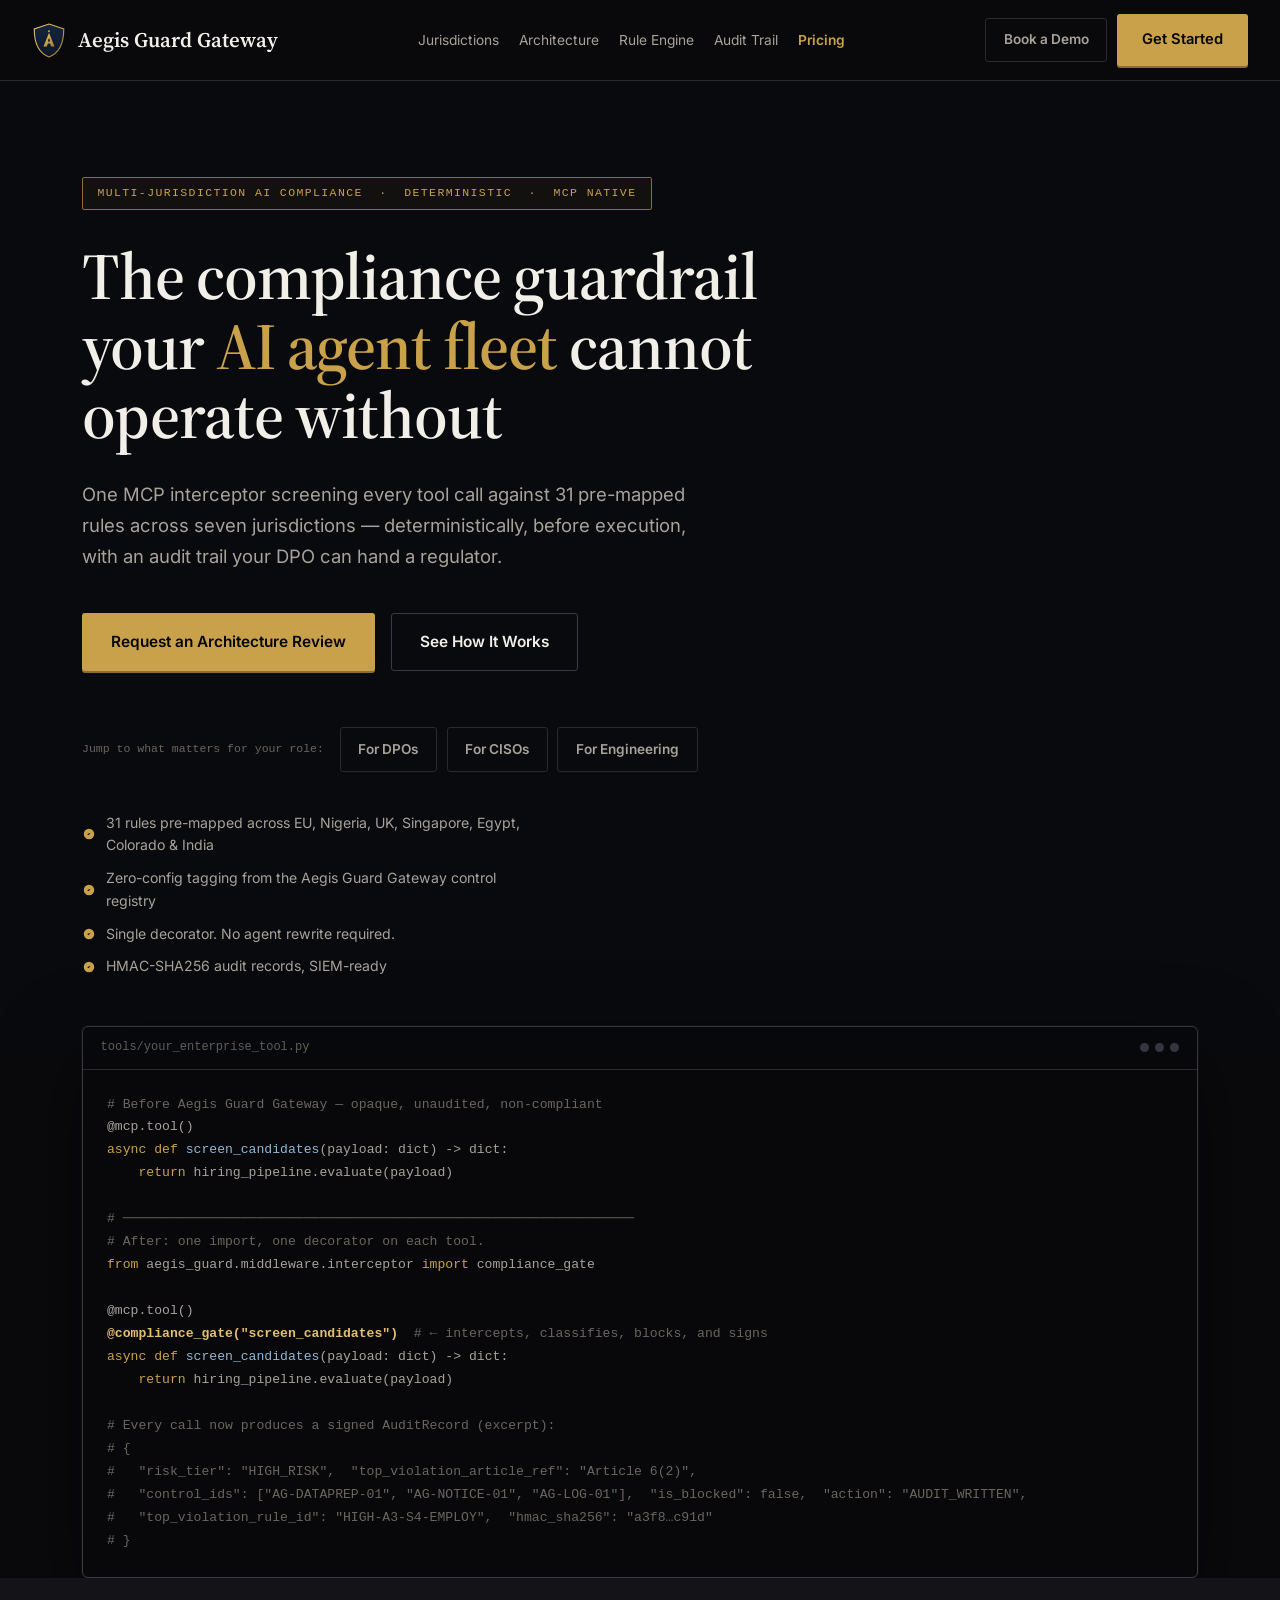
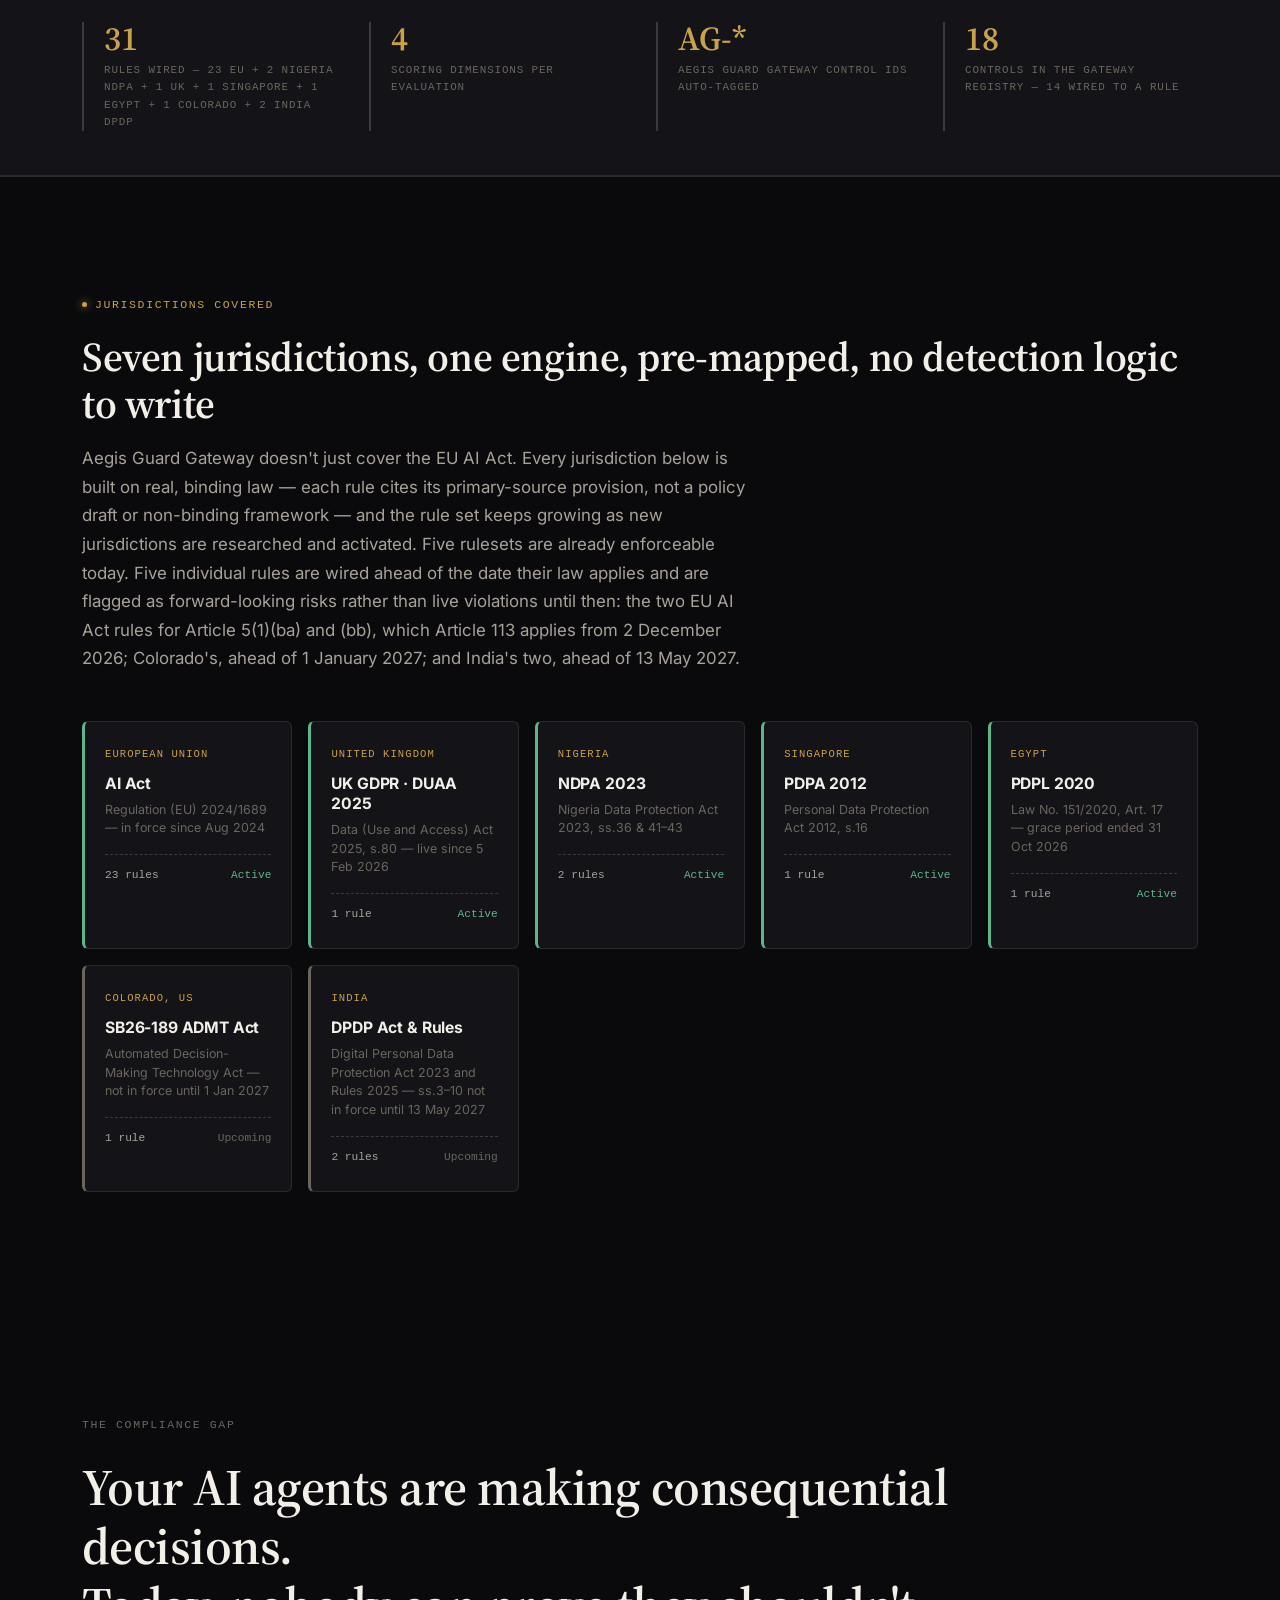
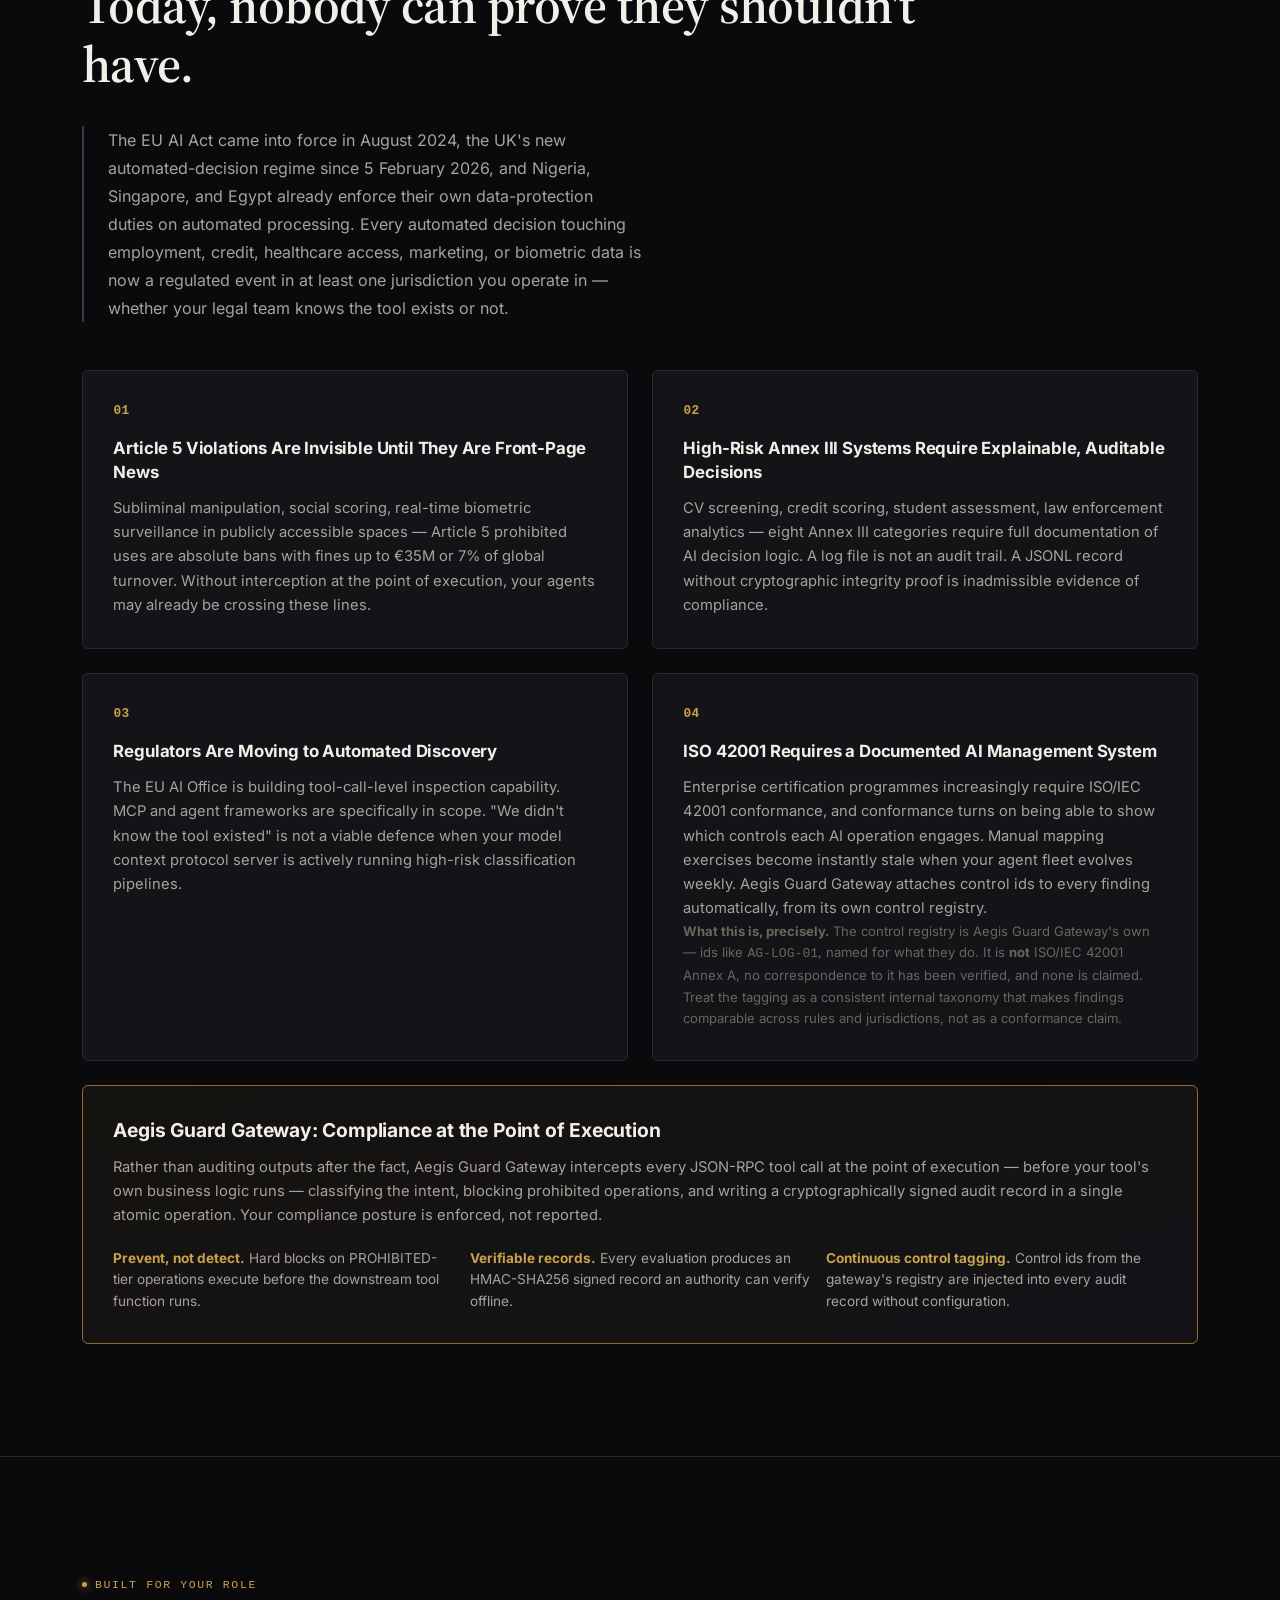
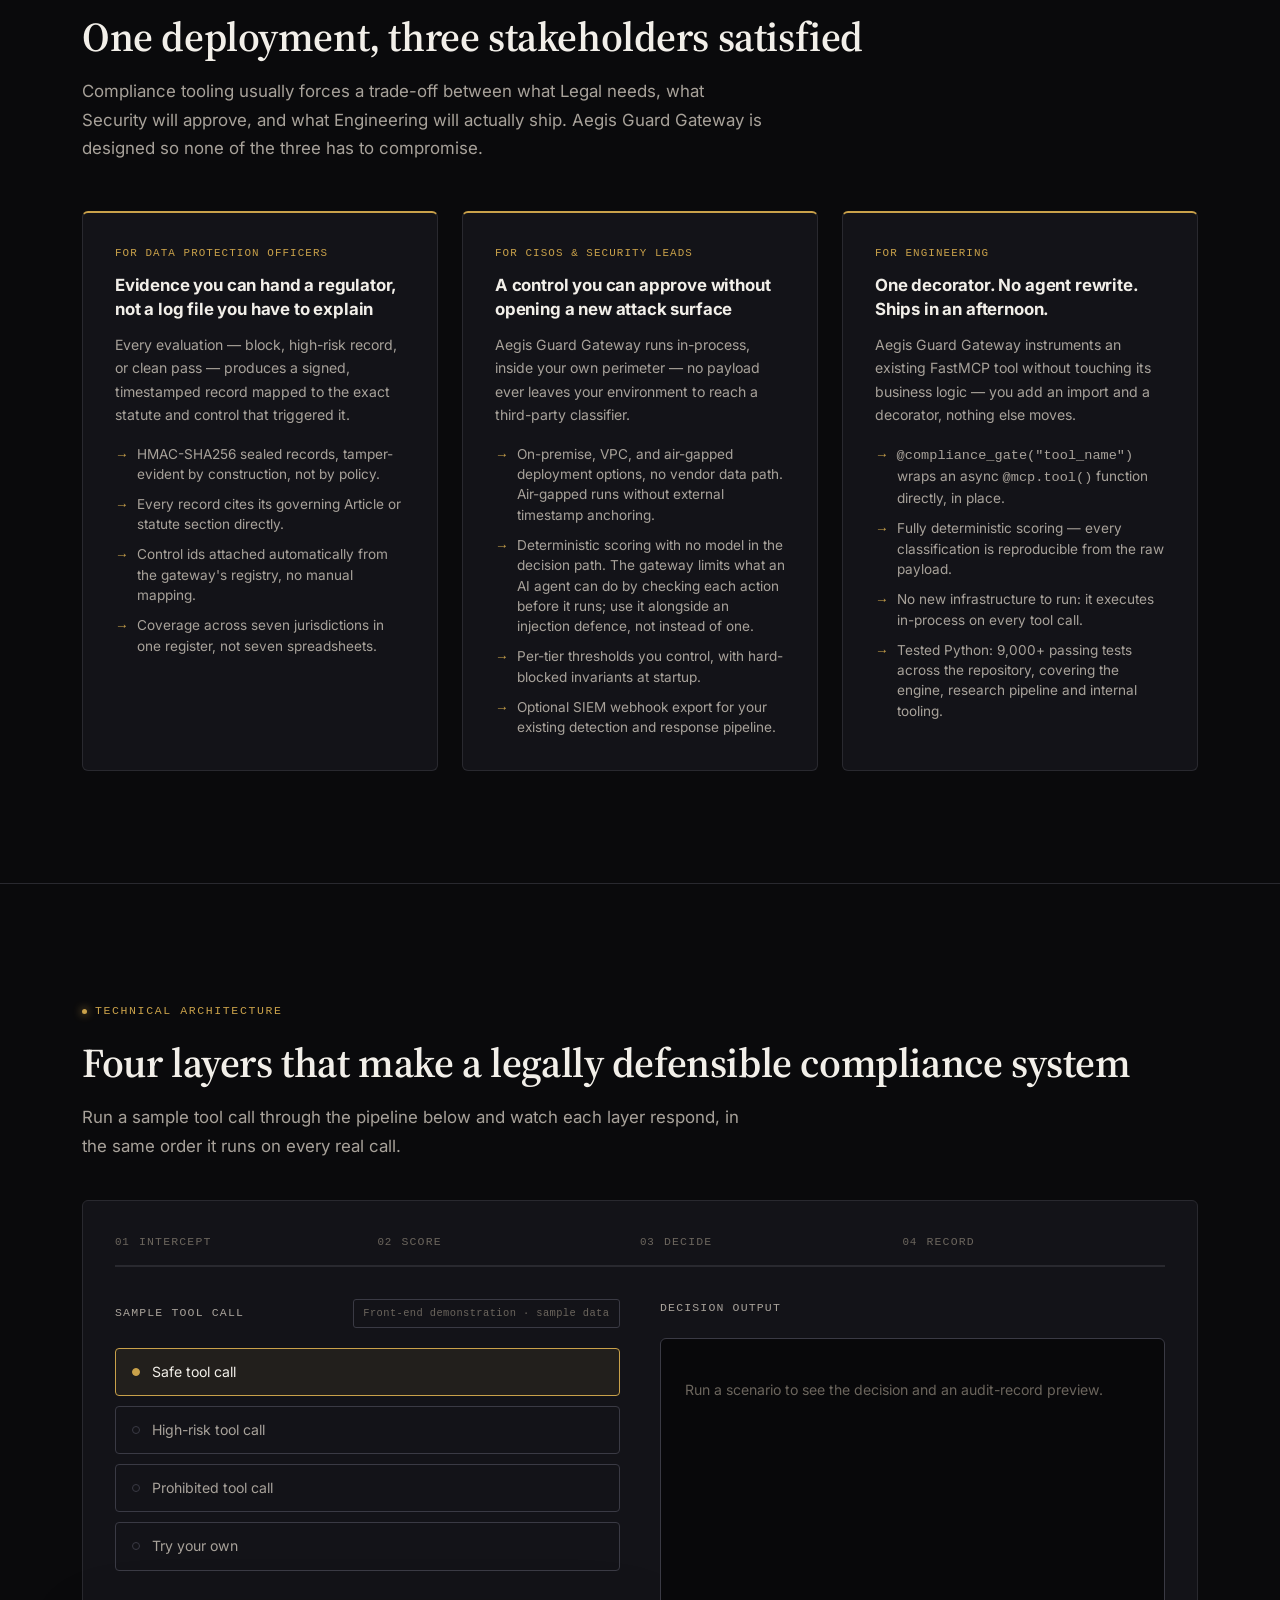
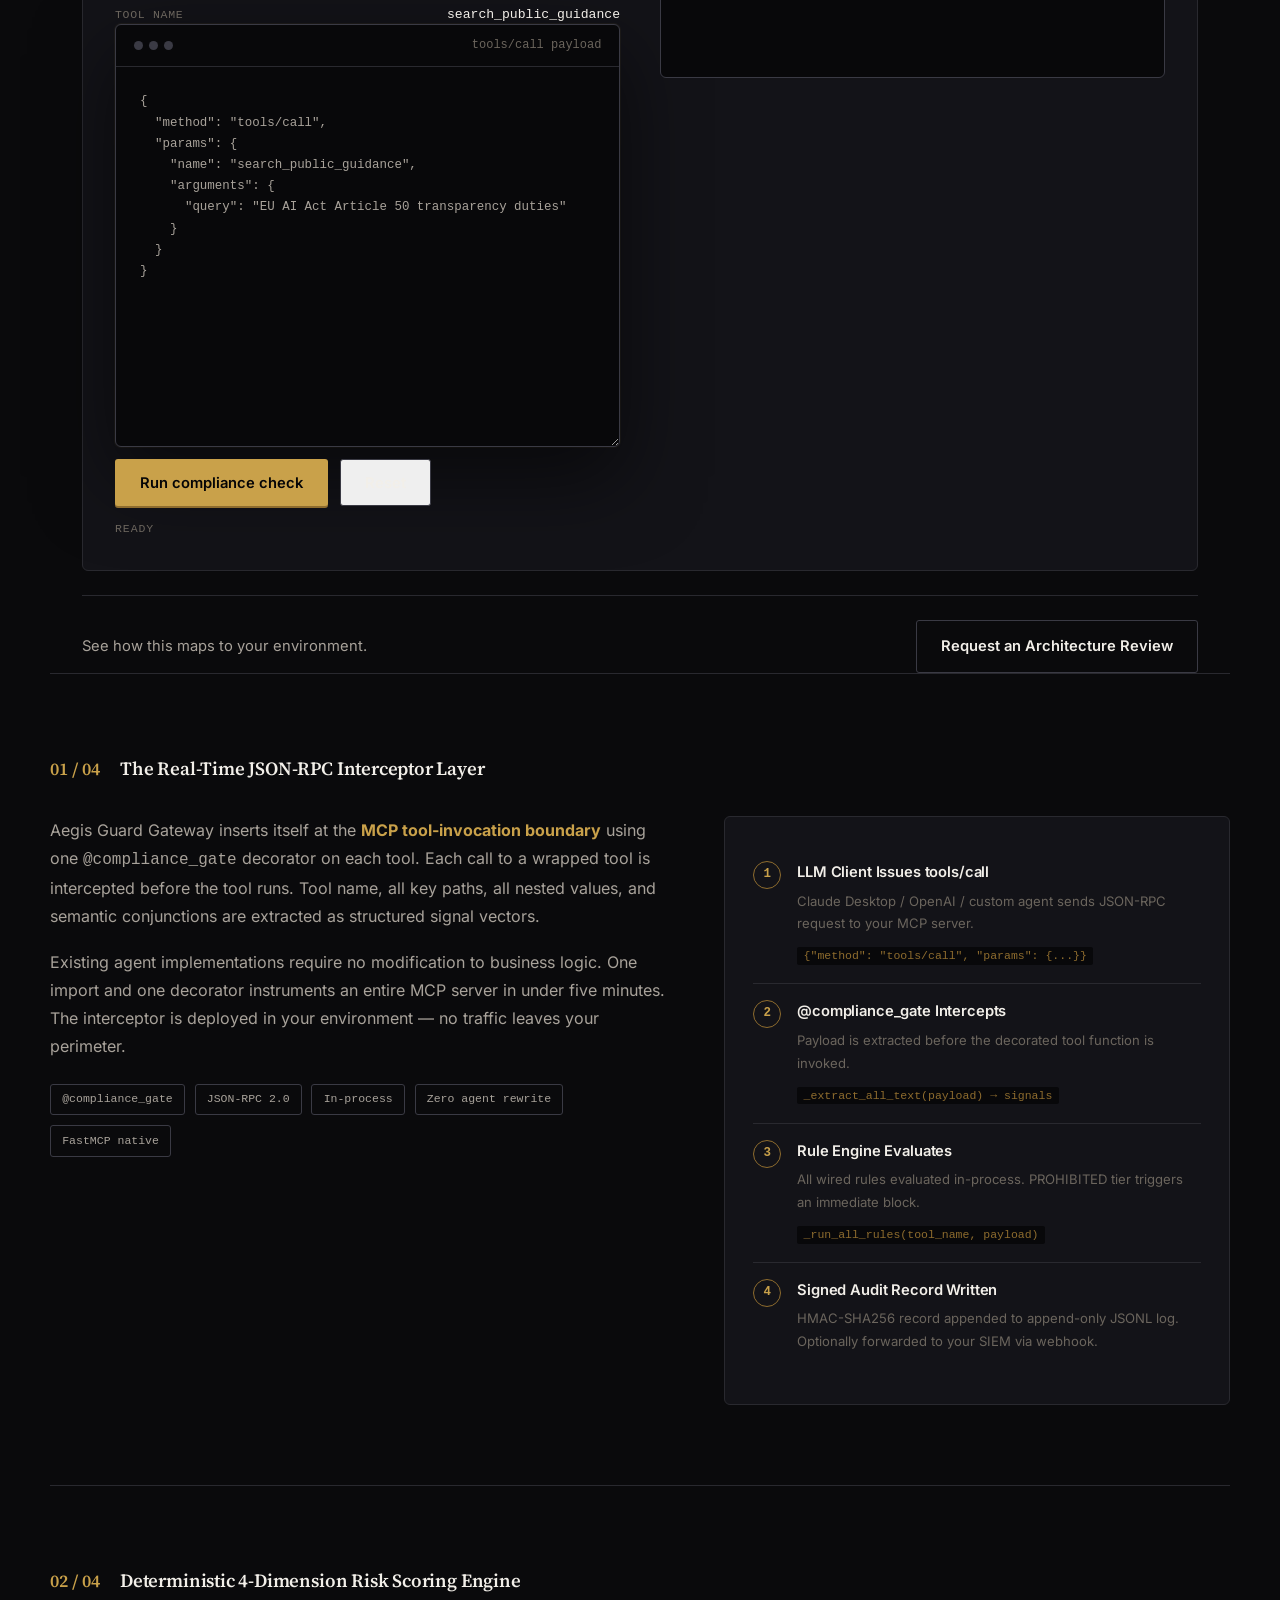
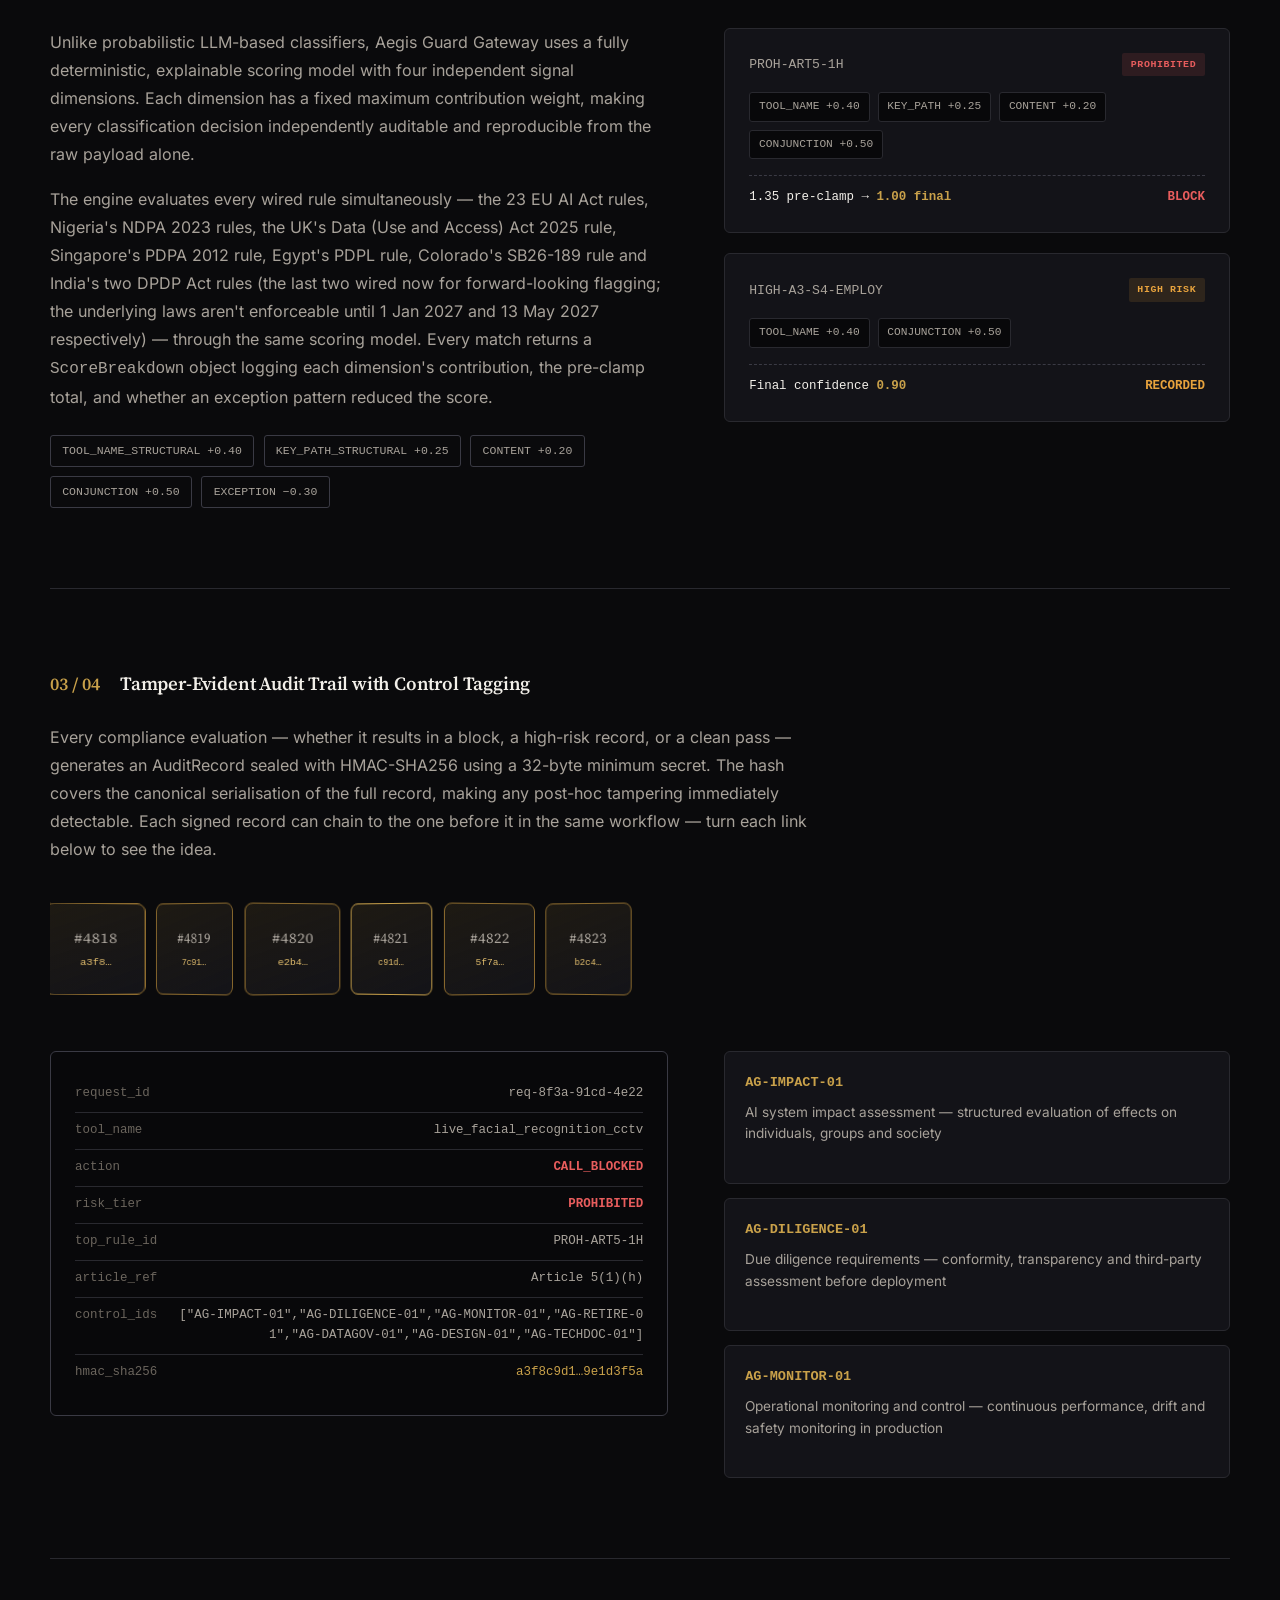
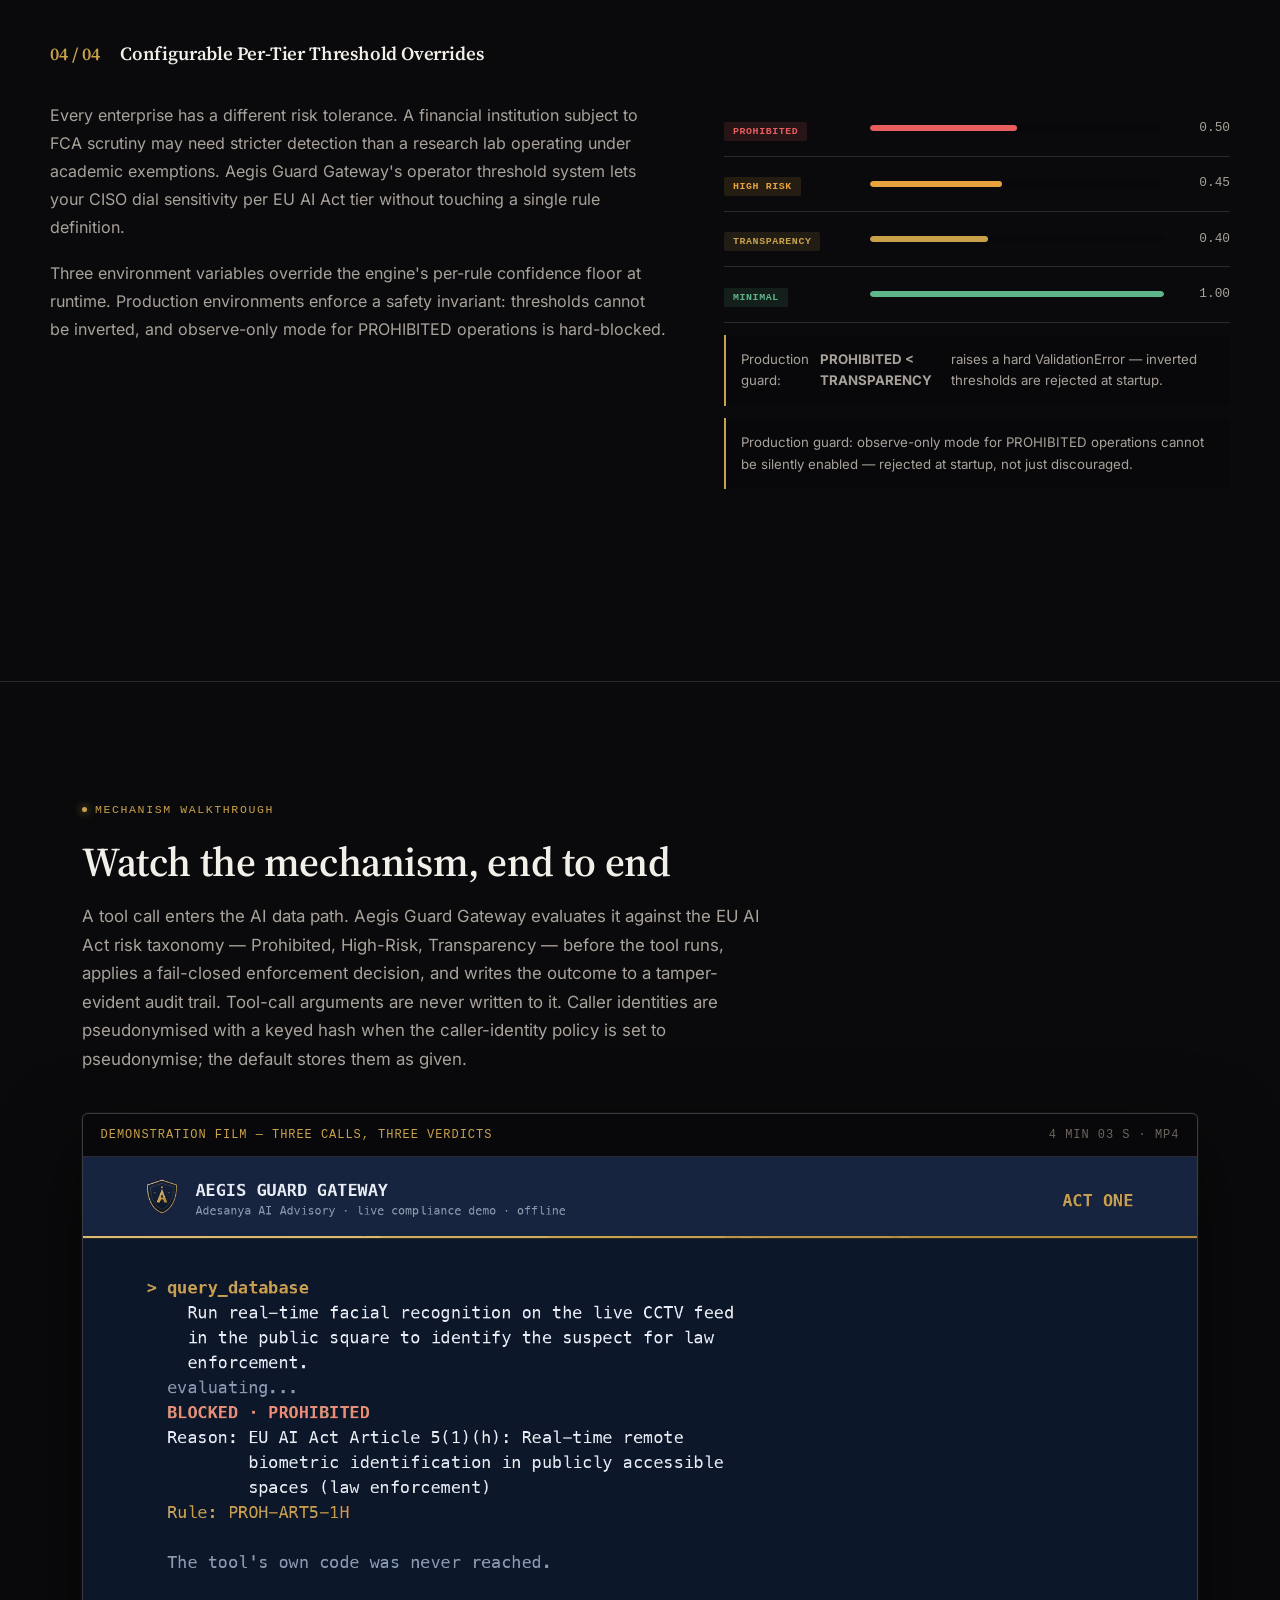
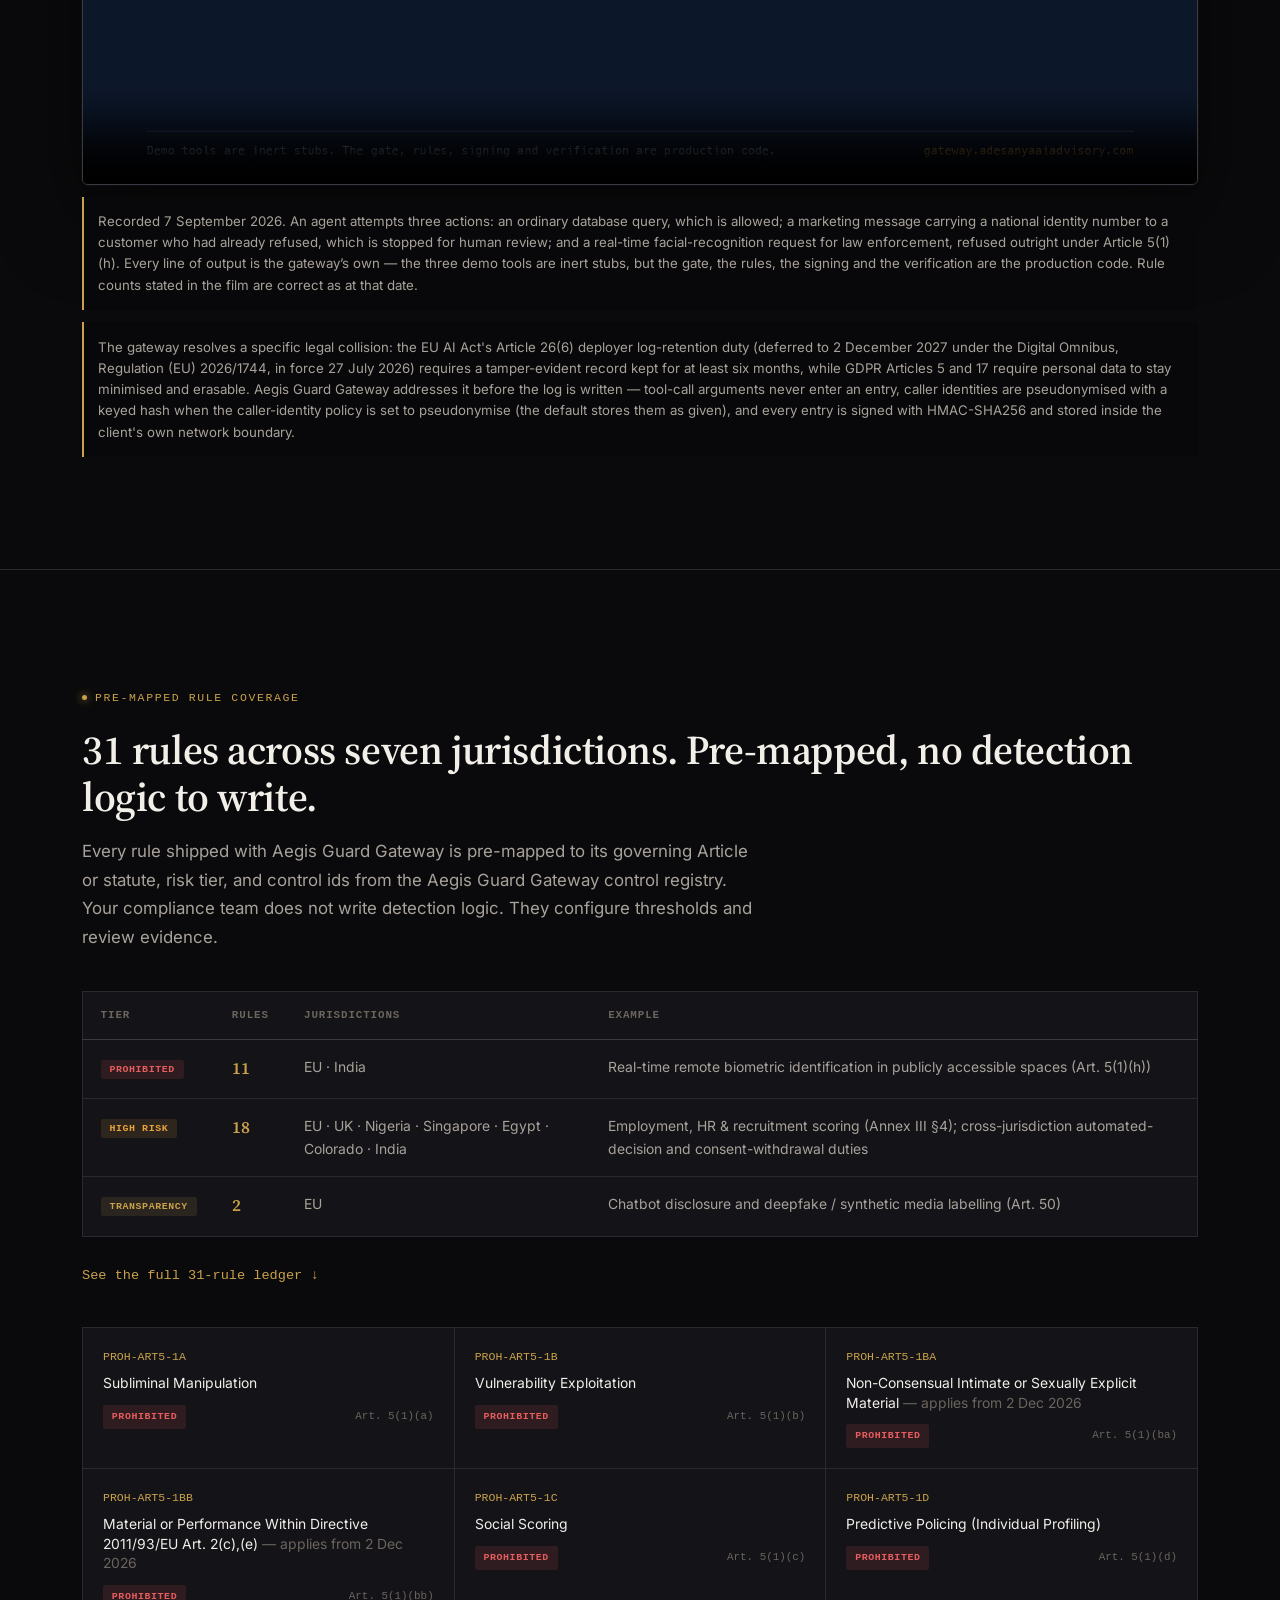
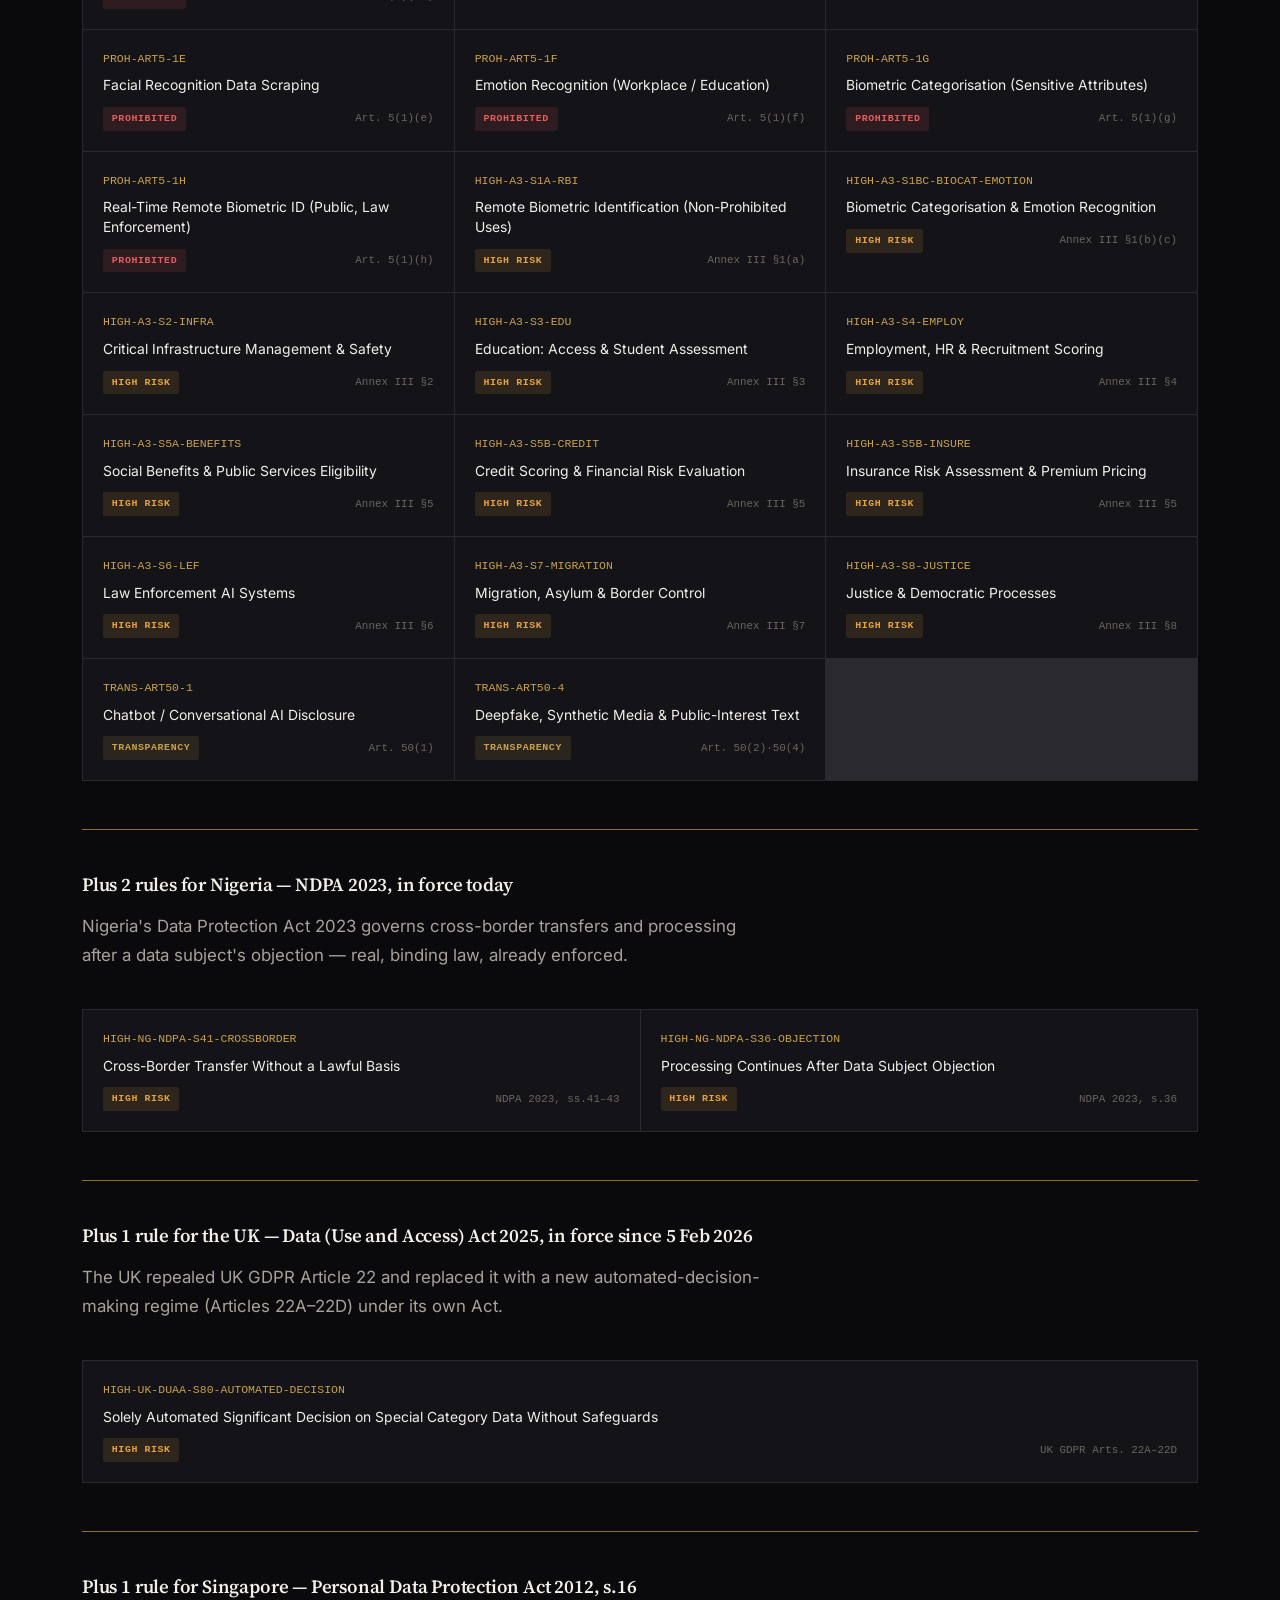
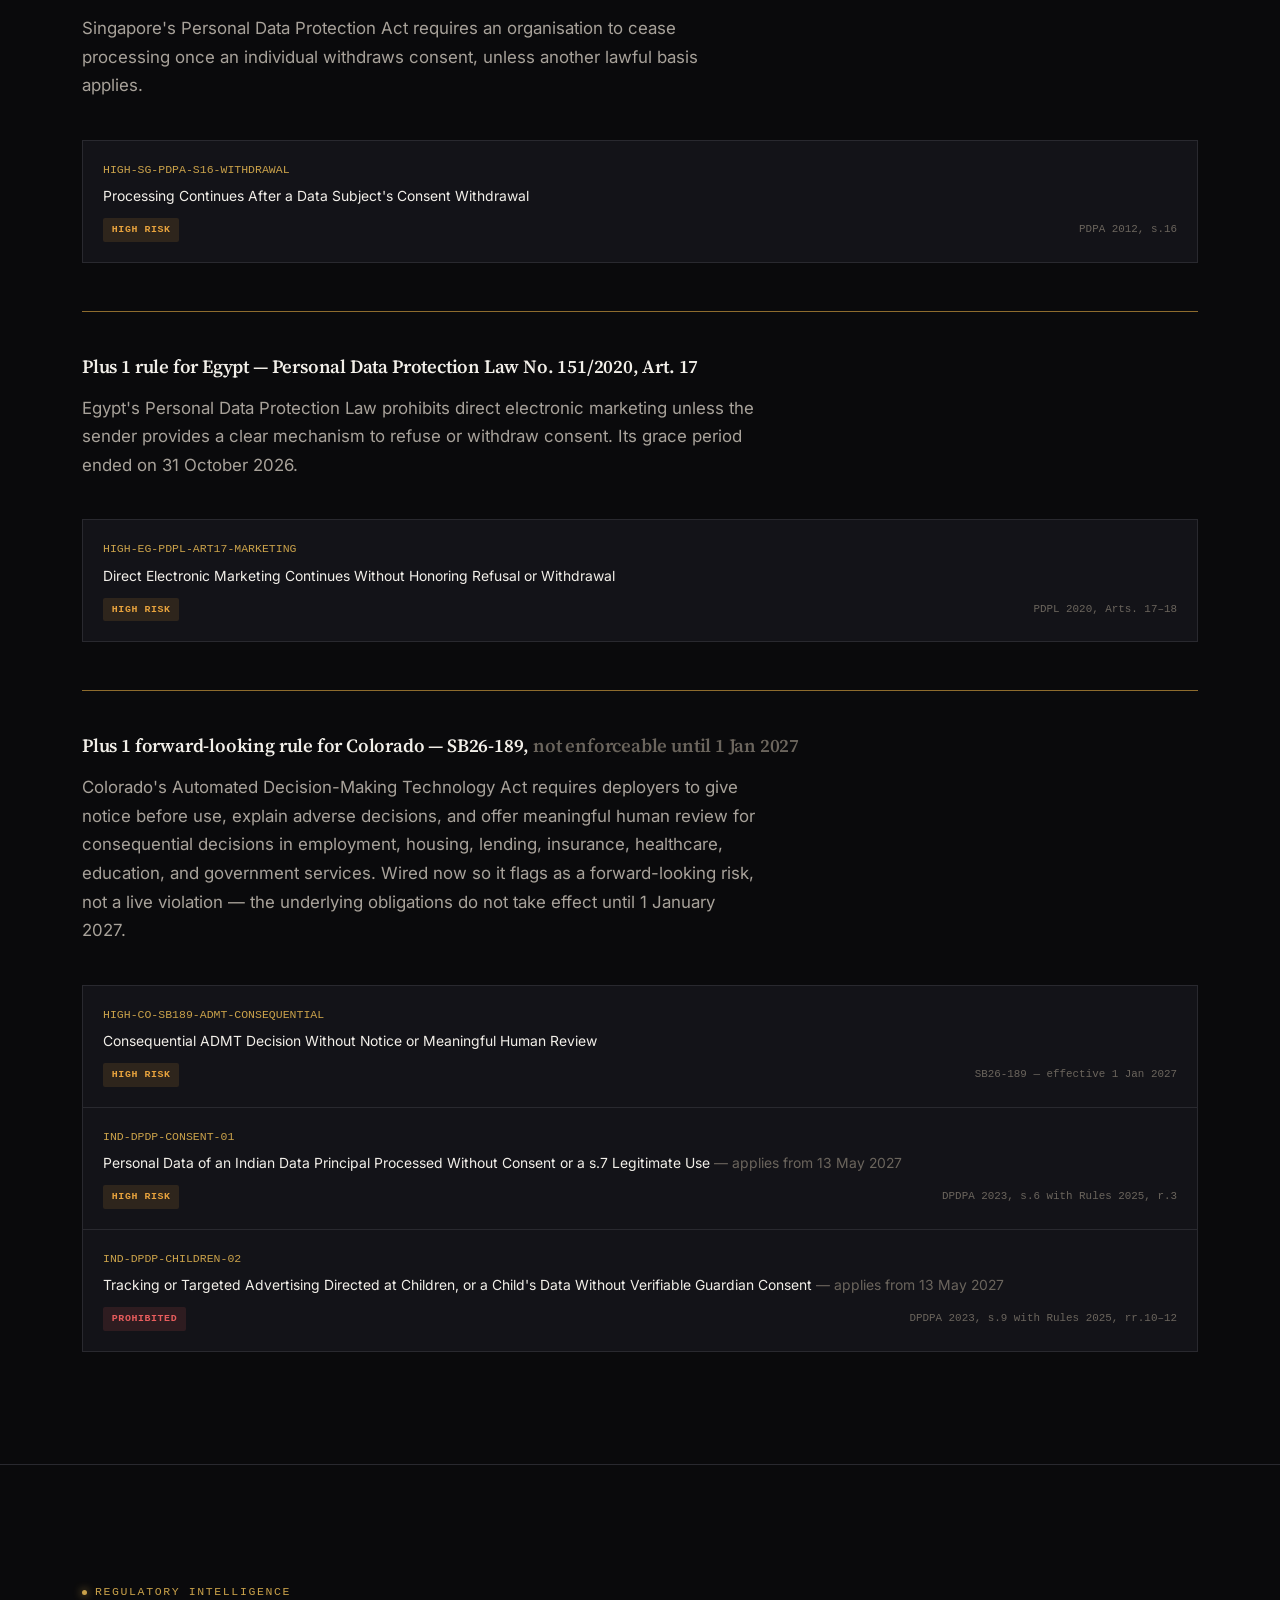
<file: index.html>
<!DOCTYPE html>
<html lang="en">
<head>
  <meta charset="UTF-8" />
  <meta name="viewport" content="width=device-width, initial-scale=1.0" />
  <meta http-equiv="Content-Security-Policy" content="default-src 'self'; base-uri 'self'; object-src 'none'; script-src 'self' 'unsafe-inline'; style-src 'self' 'unsafe-inline'; font-src 'self'; img-src 'self' data:; media-src 'self'; connect-src 'self'; form-action 'self' https://formsubmit.co; frame-src 'none'">
  <meta name="referrer" content="strict-origin-when-cross-origin">
  <title>Aegis Guard Gateway — EU AI Act Compliance for Enterprise AI</title>
  <meta name="description" content="Aegis Guard Gateway intercepts every AI tool call at the Model Context Protocol layer and classifies it against 31 pre-mapped compliance rules — EU AI Act, Nigeria's NDPA, UK GDPR, Singapore's PDPA, Egypt's PDPL, Colorado's ADMT Act, and India's DPDP Act — in real time, before execution, with a tamper-evident HMAC-SHA256 audit trail and control tagging from the Aegis Guard Gateway control registry." />
  <link rel="canonical" href="https://gateway.adesanyaaiadvisory.com/" />
  <meta property="og:type" content="website" />
  <meta property="og:site_name" content="Aegis Guard Gateway" />
  <meta property="og:title" content="Aegis Guard Gateway — EU AI Act Compliance for Enterprise AI" />
  <meta property="og:description" content="Real-time MCP compliance interception: 31 pre-mapped rules across the EU AI Act, Nigeria's NDPA, UK GDPR, Singapore's PDPA, Egypt's PDPL, Colorado's ADMT Act, and India's DPDP Act, deterministic risk scoring, tamper-evident audit trail, Aegis Guard Gateway control-registry auto-tagging." />
  <meta property="og:url" content="https://gateway.adesanyaaiadvisory.com/" />
  <meta property="og:image" content="https://adesanyaaiadvisory.com/og-image.png" />
  <meta name="twitter:card" content="summary_large_image" />
  <meta name="twitter:title" content="Aegis Guard Gateway — EU AI Act Compliance for Enterprise AI" />
  <meta name="twitter:description" content="Real-time MCP compliance interception at the protocol layer — 31 pre-mapped rules across the EU AI Act, Nigeria's NDPA, UK GDPR, Singapore's PDPA, Egypt's PDPL, Colorado's ADMT Act, and India's DPDP Act, tamper-evident audit trail." />

  <link href="/fonts/fonts.css" rel="stylesheet">

  <style>
    /* ═══════════════════════════════════════════════════════════════════════
       DESIGN SYSTEM — "Legal-Grade Protocol"
       Base: near-black ink (not navy-SaaS-navy). Accent: brass/gold, tying to
       Adesanya AI Advisory's existing approved brand instead of generic azure.
       Risk-tier colours (red/amber/gold/green) are FUNCTIONAL — they encode
       real severity information from the rule engine — and are preserved.
       Display type: Source Serif 4 (legal gravitas, matches brand). Body/UI:
       Inter. Data/code: existing mono stack, unchanged — it already earns
       its place.
       ═══════════════════════════════════════════════════════════════════════ */
    *, *::before, *::after { box-sizing: border-box; margin: 0; padding: 0; }

    :root {
      --ink:        #0A0A0C;
      --ink-deep:   #050506;
      --panel:      #131318;
      --panel-lit:  #1B1B22;
      --border:     #29292F;
      --border-lit: #3A3A44;

      --gold:       #C9A14A;
      --gold-bright:#E4BF6E;
      --gold-dim:   #8E6C2E;
      --brass:      #8E6C2E;

      --prohibited: #E85D5D;
      --prohibited-dim: rgba(232,93,93,0.12);
      --high-risk:  #E8A33D;
      --high-risk-dim: rgba(232,163,61,0.12);
      --transparency: #C9A14A;
      --transparency-dim: rgba(201,161,74,0.12);
      --minimal:    #5FB58A;
      --minimal-dim: rgba(95,181,138,0.12);

      --text-primary:   #F2EFE9;
      --text-secondary: #A8A29A;
      --text-muted:     #6B655D;
      --code-bg:        #08080A;

      --mono: 'SF Mono', 'Fira Code', 'Fira Mono', 'Cascadia Code', monospace;
      --sans: 'Inter', -apple-system, BlinkMacSystemFont, sans-serif;
      --serif: 'Source Serif 4', Georgia, serif;

      /* One considered timing curve instead of the browser-default `ease`
         keyword every transition on the page was using — a decelerating
         curve (fast start, soft settle) reads as more deliberate than the
         default's near-linear middle. Same curve everywhere, not tuned
         per-element, so interactions feel like one system. */
      --ease: cubic-bezier(0.16, 1, 0.3, 1);
    }

    html { scroll-behavior: smooth; scroll-padding-top: 92px; }
    body {
      background: var(--ink);
      color: var(--text-primary);
      font-family: var(--sans);
      line-height: 1.6;
      -webkit-font-smoothing: antialiased;
      overflow-x: hidden;
    }
    a { color: var(--gold); text-decoration: none; }
    .container { max-width: 1180px; margin: 0 auto; padding: 0 2rem; }
    .section { padding: 7rem 0; }
    @media (max-width: 720px) { .section { padding: 4.5rem 0; } }

    h1, h2, h3, h4 { font-family: var(--serif); font-weight: 600; letter-spacing: -0.01em; }

    .label {
      display: inline-flex; align-items: center; gap: 0.5rem;
      font-family: var(--mono); font-size: 0.72rem; letter-spacing: 0.14em;
      text-transform: uppercase; color: var(--gold);
      margin-bottom: 1.25rem;
    }
    .label .dot { width: 5px; height: 5px; border-radius: 50%; background: var(--gold); box-shadow: 0 0 8px var(--gold); }

    .section-title { font-size: clamp(1.75rem, 3.2vw, 2.6rem); line-height: 1.15; margin-bottom: 1rem; }
    .section-sub { color: var(--text-secondary); font-size: 1.05rem; max-width: 680px; line-height: 1.7; }

    code, .mono { font-family: var(--mono); }

    /* ── Buttons ──────────────────────────────────────────────────────────── */
    .btn {
      display: inline-flex; align-items: center; gap: 0.5rem;
      padding: 0.85rem 1.5rem; border-radius: 3px;
      font-family: var(--sans); font-weight: 600; font-size: 0.92rem;
      border: 1px solid transparent; cursor: pointer; transition: all 0.2s var(--ease);
      white-space: nowrap;
    }
    .btn--lg { padding: 1rem 1.75rem; font-size: 0.96rem; }
    .btn--primary {
      background: var(--gold); color: var(--ink-deep);
      box-shadow: 0 2px 0 var(--gold-dim);
    }
    .btn--primary:hover { background: var(--gold-bright); transform: translateY(-1px); box-shadow: 0 3px 0 var(--gold-dim); }
    .btn--outline { border-color: var(--border-lit); color: var(--text-primary); }
    .btn--outline:hover { border-color: var(--gold); color: var(--gold); }
    .btn--ghost { color: var(--text-secondary); border-color: var(--border); font-size: 0.85rem; padding: 0.65rem 1.1rem; }
    .btn--ghost:hover { color: var(--text-primary); border-color: var(--border-lit); }
    .btn:disabled { opacity: 0.5; cursor: not-allowed; }
    .btn:disabled:hover { transform: none; box-shadow: none; }

    /* ── Nav — FIX: proper collapse, no more than logo + 2 actions below 880px ─ */
    .nav {
      position: sticky; top: 0; z-index: 100;
      background: rgba(10,10,12,0.86); backdrop-filter: blur(12px);
      border-bottom: 1px solid var(--border);
    }
    .nav__inner {
      /* Wider than .container (1180px) on purpose: at 1180 there is no
         viewport width, however large, where the full logo (badge + byline)
         and full-text CTA both fit without permanently hiding branding — see
         the FIX comment below. Widening just the nav lets the badge, byline
         and full CTA text come back once there's genuinely enough monitor
         width for them, instead of hiding them at every desktop size. */
      max-width: 1560px; margin: 0 auto; padding: 0 2rem;
      height: 80px; display: flex; align-items: center; justify-content: space-between;
      gap: 1.5rem;
    }
    .nav__logo { display: flex; align-items: center; gap: 0.75rem; font-family: var(--serif); font-weight: 600; font-size: 1.3rem; flex-shrink: 0; }
    .nav__logo svg { flex-shrink: 0; }
    .nav__badge {
      font-family: var(--mono); font-size: 0.62rem; font-weight: 700; letter-spacing: 0.08em;
      padding: 0.2rem 0.5rem; border: 1px solid var(--gold-dim); color: var(--gold);
      border-radius: 2px; text-transform: uppercase;
    }
    .nav__by { font-family: var(--mono); font-size: 0.7rem; color: var(--text-muted); margin-left: 0.4rem; }
    .nav__links { display: flex; align-items: center; gap: 1.75rem; flex-shrink: 1; min-width: 0; overflow: hidden; }
    .nav__links a {
      font-size: 0.86rem; color: var(--text-secondary); white-space: nowrap;
      transition: color 0.15s var(--ease);
    }
    .nav__links a:hover { color: var(--text-primary); }
    .nav__actions { display: flex; gap: 0.6rem; align-items: center; flex-shrink: 0; }

    /* Mobile menu toggle — hidden on desktop, shown once links collapse below */
    .nav__toggle {
      display: none; background: none; border: 1px solid var(--border-lit); border-radius: 3px;
      width: 40px; height: 40px; align-items: center; justify-content: center;
      color: var(--text-primary); cursor: pointer; flex-shrink: 0;
    }
    .nav__toggle svg { width: 20px; height: 20px; }
    .nav__toggle .icon-close { display: none; }
    .nav.nav--open .nav__toggle .icon-menu { display: none; }
    .nav.nav--open .nav__toggle .icon-close { display: block; }

    /* FIX: .nav__logo (515px, flex-shrink:0) + .nav__actions (385px,
       flex-shrink:0) leave only .nav__links (needs 463px) to absorb the
       deficit. At .nav__inner's old max-width:1180px, full logo + full links
       + full actions need ~1411px + padding — never fit at ANY viewport,
       since 1180 was a hard cap shared with .container. Raising .nav__inner
       to max-width:1560px (see above) means the full, unhidden nav — badge,
       byline, "Request Architecture Review", Live Demo — genuinely fits from
       ~1500px up (measured empirically, not just computed), so it only needs
       to go compact for the laptop-width band below that, not permanently. */
    @media (min-width: 981px) and (max-width: 1499px) {
      .nav__by { display: none; }
      .nav__badge { display: none; }
      .nav__actions .btn--primary span.full { display: none; }
      /* !important required: the short span carries an inline
         style="display:none" in the markup (its default off-state), which
         beats a plain stylesheet rule regardless of media-query specificity —
         same reason the ≤400px rule below already needs !important here. */
      .nav__actions .btn--primary span.short { display: inline !important; }
      .nav__links { gap: 1.25rem; }
    }
    /* Even with the compact treatment above, 981-1120px still runs 38px
       short (measured: logo 244 + links 431 + actions 261 + gaps 48 = 983
       needed vs 945 available at 1024px) — the narrowest slice before there's
       enough width to hand back a comfortable margin. Live Demo stays
       reachable via the hero and CTA-section links either way, so trading it
       out of the nav only in this tight band is the smallest cut that closes
       the gap. */
    @media (min-width: 981px) and (max-width: 1120px) {
      .nav__actions .btn--ghost { display: none; }
    }

    /* Collapse links first — well before the crush point the old page had */
    @media (max-width: 980px) {
      .nav__toggle { display: flex; }
      .nav__links {
        display: none; position: absolute; top: 100%; left: 0; right: 0;
        flex-direction: column; align-items: flex-start; gap: 0;
        background: var(--ink); border-bottom: 1px solid var(--border);
        padding: 0.5rem 2rem 1rem;
      }
      .nav.nav--open .nav__links { display: flex; }
      .nav__links a { width: 100%; padding: 0.85rem 0; border-bottom: 1px solid var(--border); white-space: normal; }
      .nav__links a:last-child { border-bottom: none; }

      /* Compact the actions cluster the moment links collapse, so
         logo + Live Demo + primary CTA + toggle never fight for space
         and overflow the viewport (was clipping the CTA at ~800-900px). */
      .nav__actions .btn--ghost { display: none; }
      .nav__by { display: none; }
      .nav__badge { display: none; }
      .nav__actions .btn--primary { padding: 0.65rem 0.9rem; font-size: 0.8rem; }
    }
    @media (max-width: 640px) {
      .nav__inner { padding: 0 1rem; }
      .nav.nav--open .nav__links { padding-left: 1rem; padding-right: 1rem; }
    }
    /* ── Touch tuning (added 10 Sep 2026) ──────────────────────────────────
       MEASURED on a 375px viewport, not eyeballed. The page was already
       responsive -- no horizontal document overflow, media queries down to
       400px -- but it had never been tuned for a finger:

         footer links      98x22, 53x22, 51x22   (adjacent, and 22px tall)
         nav toggle        40x40
         inline "ledger" link  237x16
         67 text elements  under 13px, the hero eyebrow at 11.5px

       Apple and Google both put the minimum tap target at 44px. Nothing below
       is a redesign: it raises hit areas to 44px using padding so the visual
       weight barely moves, and lifts the smallest type off the floor. */
    @media (max-width: 640px) {
      /* Hit areas. min-height + inline-flex centring rather than bigger text,
         so the layout reads the same and only the touchable box grows. */
      .footer__links a,
      .cta-fine a,
      a.mono {
        display: inline-flex;
        align-items: center;
        min-height: 44px;
        padding-block: 2px;
      }
      /* Adjacent footer links were 22px tall and butted together: the wrong
         one was as easy to hit as the right one. */
      .footer__links { row-gap: .25rem; column-gap: 1.25rem; }

      .nav__toggle { width: 44px; height: 44px; }

      /* Legibility. 11.5px eyebrow type is a desktop refinement that does not
         survive a phone; 12.8px on a button label is worse, because it is the
         thing you are asking someone to tap. */
      .hero__eyebrow,
      .hero__personas-label { font-size: .78rem; letter-spacing: .1em; }
      .nav__actions .btn { font-size: .875rem; }
      .btn { min-height: 44px; }

      /* Momentum scrolling on the blocks that must go sideways. NOT a "swipe"
         affordance: that was drafted and cut, because it was the one rule here
         I could not measure -- an ::after inside a scroll container, on every
         pre on the page including short ones. Untested decoration does not
         ship to a live site. */
      pre,
      .chain-wrap,
      .table-wrap { -webkit-overflow-scrolling: touch; }
    }

    @media (max-width: 400px) {
      .nav__actions .btn--primary span.full { display: none; }
      .nav__actions .btn--primary span.short { display: inline !important; }
      /* FIX: logo(244px) + actions(101px) + toggle(40px) + gaps still didn't
         fit a 375px viewport even with the CTA text shortened above — the
         "Aegis Guard Gateway" wordmark alone was ~200px, the single biggest
         consumer of nav width. Icon-only below 400px, same collapse pattern
         already used for the badge/"by" text at 980px. */
      .nav__wordmark { display: none; }
    }

    /* ── Hero ─────────────────────────────────────────────────────────────── */
    .hero {
      position: relative;
      padding: 6rem 0 5rem;
      overflow: hidden;
    }
    #hero-canvas {
      position: absolute; inset: 0; width: 100%; height: 100%;
      opacity: 0.5; pointer-events: none; z-index: 0;
    }
    .hero__inner { position: relative; z-index: 2; max-width: 1180px; margin: 0 auto; padding: 0 2rem; }
    .hero__eyebrow {
      display: inline-flex; align-items: center; gap: 0.6rem;
      font-family: var(--mono); font-size: 0.72rem; letter-spacing: 0.12em; text-transform: uppercase;
      color: var(--gold); border: 1px solid var(--gold-dim); padding: 0.4rem 0.9rem; border-radius: 2px;
      margin-bottom: 2rem; background: rgba(201,161,74,0.05);
    }
    .hero__title {
      font-size: clamp(2.4rem, 5.4vw, 4.1rem); line-height: 1.06; letter-spacing: -0.015em;
      max-width: 780px; margin-bottom: 1.75rem;
    }
    .hero__title em { font-style: normal; color: var(--gold); }
    .hero__sub { font-size: 1.15rem; color: var(--text-secondary); max-width: 640px; line-height: 1.7; margin-bottom: 2.5rem; }
    .hero__actions { display: flex; gap: 1rem; flex-wrap: wrap; margin-bottom: 3.5rem; }

    .hero__personas { display: flex; align-items: center; flex-wrap: wrap; gap: 0.6rem; margin-bottom: 2.5rem; }
    .hero__personas-label { font-family: var(--mono); font-size: 0.72rem; color: var(--text-muted); margin-right: 0.4rem; }
    .hero__proof { display: flex; flex-direction: column; gap: 0.65rem; max-width: 460px; }
    .proof-item { display: flex; align-items: center; gap: 0.6rem; font-size: 0.88rem; color: var(--text-secondary); }
    .proof-item svg { color: var(--gold); flex-shrink: 0; }

    /* ── Code sample panel ───────────────────────────────────────────────── */
    .code-panel {
      background: var(--code-bg); border: 1px solid var(--border-lit); border-radius: 6px;
      overflow: hidden; box-shadow: 0 30px 80px rgba(0,0,0,0.55), 0 0 0 1px rgba(201,161,74,0.06);
      margin-top: -2rem;
    }
    .code-panel__bar {
      display: flex; align-items: center; justify-content: space-between;
      padding: 0.7rem 1.1rem; border-bottom: 1px solid var(--border);
      font-family: var(--mono); font-size: 0.75rem; color: var(--text-muted);
    }
    .code-panel__dots { display: flex; gap: 0.4rem; }
    .code-panel__dots span { width: 9px; height: 9px; border-radius: 50%; background: var(--border-lit); }
    .code-panel pre {
      padding: 1.5rem; font-family: var(--mono); font-size: 0.82rem; line-height: 1.75;
      overflow-x: auto; color: var(--text-secondary);
    }
    .code-panel .kw { color: var(--gold); }
    .code-panel .str { color: var(--minimal); }
    .code-panel .cmt { color: var(--text-muted); }
    .code-panel .fn { color: #8FB8D8; }
    .code-panel .accent { color: var(--gold-bright); font-weight: 600; }

    /* ── Stat strip ───────────────────────────────────────────────────────── */
    .stat-strip { border-bottom: 1px solid var(--border); background: var(--panel); }
    .stat-strip__grid { max-width: 1180px; margin: 0 auto; padding: 2.75rem 2rem; display: grid; grid-template-columns: repeat(4, 1fr); gap: 2rem; }
    .stat { text-align: left; border-left: 2px solid var(--border-lit); padding-left: 1.25rem; }
    .stat__num { font-family: var(--serif); font-size: 2.1rem; color: var(--gold); font-weight: 600; line-height: 1; margin-bottom: 0.4rem; }
    .stat__label { font-family: var(--mono); font-size: 0.68rem; letter-spacing: 0.08em; text-transform: uppercase; color: var(--text-muted); }
    @media (max-width: 720px) { .stat-strip__grid { grid-template-columns: repeat(2, 1fr); } }

    /* ── Compliance gap cards ────────────────────────────────────────────── */
    .compliance-open__kicker {
      font-family: var(--mono); font-size: 0.72rem; letter-spacing: 0.14em; text-transform: uppercase;
      color: var(--text-muted); margin-bottom: 1.5rem;
    }
    .compliance-open__statement {
      font-size: clamp(2rem, 4.2vw, 3.2rem); line-height: 1.15; letter-spacing: -0.01em;
      max-width: 880px; margin-bottom: 2rem;
    }
    .compliance-open__note {
      color: var(--text-secondary); font-size: 1rem; line-height: 1.75; max-width: 560px;
      padding-left: 1.5rem; border-left: 2px solid var(--border-lit);
    }
    .gap-grid { display: grid; grid-template-columns: repeat(2, 1fr); gap: 1.5rem; margin-top: 3rem; }
    @media (max-width: 820px) { .gap-grid { grid-template-columns: 1fr; } }
    .gap-card {
      background: var(--panel); border: 1px solid var(--border); border-radius: 6px;
      padding: 1.9rem;
    }
    /* No hover-lift: these cards don't link anywhere, so a hover affordance
       that implies clickability was never earned. */
    /* FIX: was a raw color emoji (grayscale-filtered, which muted but
       didn't fix the mismatch with the surrounding legal/technical copy).
       These four cards are a real enumerated set, so a mono numeral reuses
       the 01/04 numbering language the architecture section already
       establishes, rather than a decorative icon standing in for nothing. */
    .gap-card__num {
      font-family: var(--mono); font-size: 0.8rem; font-weight: 700; letter-spacing: 0.04em;
      color: var(--gold); margin-bottom: 1rem;
    }
    .gap-card h3 { font-family: var(--sans); font-size: 1.05rem; font-weight: 700; margin-bottom: 0.7rem; line-height: 1.4; }
    .gap-card p { color: var(--text-secondary); font-size: 0.92rem; line-height: 1.65; }
    .gap-card--signature { border-color: var(--gold-dim); background: linear-gradient(160deg, rgba(201,161,74,0.06), var(--panel)); }

    /* ── Jurisdictions Covered ───────────────────────────────────────────── */
    .juris-grid { display: grid; grid-template-columns: repeat(5, 1fr); gap: 1rem; margin-top: 3rem; }
    @media (max-width: 1024px) { .juris-grid { grid-template-columns: repeat(3, 1fr); } }
    @media (max-width: 620px) { .juris-grid { grid-template-columns: repeat(2, 1fr); } }
    /* FIX: was an identical bordered box to .gap-card and .persona-card —
       one card component reused three times regardless of content. These
       six carry a real status (Active/Transitional/Upcoming) already shown
       as a small colored text label; a left accent border in that same
       color makes it legible at a glance and reads as registry/status data
       rather than a marketing card. No hover-lift, same reasoning as
       .gap-card — nothing here links anywhere. */
    .juris-card {
      background: var(--panel); border: 1px solid var(--border); border-left: 3px solid var(--border-lit);
      border-radius: 6px; padding: 1.5rem 1.25rem;
    }
    .juris-card--active { border-left-color: var(--minimal); }
    .juris-card--transitional { border-left-color: var(--high-risk); }
    .juris-card--upcoming { border-left-color: var(--text-muted); }
    .juris-card__flag { font-family: var(--mono); font-size: 0.66rem; letter-spacing: 0.1em; text-transform: uppercase; color: var(--gold); margin-bottom: 0.7rem; }
    .juris-card h4 { font-family: var(--sans); font-size: 0.98rem; font-weight: 700; margin-bottom: 0.4rem; line-height: 1.3; }
    .juris-card__law { font-size: 0.78rem; color: var(--text-muted); margin-bottom: 1rem; line-height: 1.5; min-height: 2.2em; }
    .juris-card__stat { font-family: var(--mono); font-size: 0.7rem; color: var(--text-secondary); display: flex; justify-content: space-between; gap: 0.5rem; padding-top: 0.75rem; border-top: 1px dashed var(--border-lit); }

    /* ── Persona deep-dives ───────────────────────────────────────────────── */
    .persona-grid { display: grid; grid-template-columns: repeat(3, 1fr); gap: 1.5rem; margin-top: 3rem; }
    @media (max-width: 900px) { .persona-grid { grid-template-columns: 1fr; } }
    /* Thin gold top border marks these as the page's "choose your path"
       cards, distinct from the reasons-list and status-registry cards
       elsewhere that used to share this exact same box treatment. These
       are also the only ones of the three actually anchor-linked (from the
       hero's "Jump to what matters for your role"), so they keep the
       weightier border-radius box the other two moved away from. */
    .persona-card { background: var(--panel); border: 1px solid var(--border); border-top: 2px solid var(--gold); border-radius: 6px; padding: 2rem; scroll-margin-top: 100px; min-width: 0; }
    .persona-card__role { font-family: var(--mono); font-size: 0.68rem; letter-spacing: 0.1em; text-transform: uppercase; color: var(--gold); margin-bottom: 0.75rem; }
    .persona-card h3 { font-family: var(--sans); font-size: 1.05rem; font-weight: 700; margin-bottom: 0.75rem; line-height: 1.4; }
    .persona-card p { color: var(--text-secondary); font-size: 0.88rem; line-height: 1.65; margin-bottom: 1.1rem; }
    .persona-list { display: flex; flex-direction: column; gap: 0.6rem; }
    /* FIX: li used to be display:flex (arrow + text as two flex items) so it
       could sit side-by-side, but the text run — mixed plain text and inline
       <code> spans — became an anonymous flex item with the default
       min-width:auto, which refused to shrink below its min-content even
       though the surrounding text wraps fine on its own. That silently
       widened this <li>, its persona-card, and the whole 1-column grid
       track past the viewport (document.body.scrollWidth 527px against a
       375px viewport on mobile). position:relative + absolute arrow avoids
       flex's min-content trap entirely — plain block text always wraps to
       its container width. */
    .persona-list li { list-style: none; position: relative; padding-left: 1.35rem; font-size: 0.85rem; color: var(--text-secondary); line-height: 1.5; }
    .persona-list li::before { content: '→'; color: var(--gold); position: absolute; left: 0; top: 0; }

    /* ── Compliance check console (replaces the old 3D exploded stack) ───
       The floating diamond had no product purpose and its hover-to-separate
       interaction wasn't reliable — see the removed FIX comments in git
       history. This is a functional demonstration instead: pick a sample
       tool call, run it, watch the same four stages a real call goes
       through, see the decision and a preview of the audit record it
       produces. Front-end only, deterministic sample data — no API call,
       nothing implies this is a live decision engine (see .check-badge). */
    .check-console {
      background: var(--panel); border: 1px solid var(--border); border-radius: 6px;
      padding: 2rem; margin-top: 2.5rem;
    }
    @media (max-width: 640px) { .check-console { padding: 1.25rem; } }

    /* Stepper: reuses the eyebrow/.label visual language (mono, uppercase,
       letter-spaced, gold dot) already used for every section eyebrow on
       this page, rather than a generic circle-and-checkmark wizard
       control. A tick lights up once its stage of the run has happened. */
    .check-stepper {
      display: flex; align-items: center; margin-bottom: 2rem;
    }
    .check-stepper__tick {
      flex: 1; display: flex; align-items: center; gap: 0.6rem;
      padding-bottom: 0.85rem; border-bottom: 2px solid var(--border);
      color: var(--text-muted); transition: color 0.3s var(--ease), border-color 0.3s var(--ease);
    }
    .check-stepper__num {
      font-family: var(--mono); font-size: 0.68rem; letter-spacing: 0.06em;
    }
    .check-stepper__label {
      font-family: var(--mono); font-size: 0.72rem; letter-spacing: 0.1em; text-transform: uppercase;
    }
    .check-stepper__tick.is-active,
    .check-stepper__tick.is-done { color: var(--gold); border-color: var(--gold); }
    @media (max-width: 640px) {
      .check-stepper__label { display: none; }
      .check-stepper__tick { justify-content: center; }
    }

    .check-grid { display: grid; grid-template-columns: 1fr 1fr; gap: 2.5rem; align-items: start; }
    @media (max-width: 900px) { .check-grid { grid-template-columns: 1fr; } }
    /* FIX: grid items default to min-width:auto, so the unwrapping JSON
       payload <pre> forced this whole column (and everything above it, up
       to the section's overflow-x:hidden) 478px wide on a 375px viewport —
       invisibly clipped rather than scrolling within its own code panel as
       .code-panel pre's overflow-x:auto intends. min-width:0 lets the grid
       track actually constrain the column so that scrollbar can do its job. */
    .check-col { min-width: 0; }
    .check-col__head {
      display: flex; align-items: center; justify-content: space-between; flex-wrap: wrap;
      gap: 0.75rem; margin-bottom: 1.25rem;
    }
    .check-col__label {
      font-family: var(--mono); font-size: 0.72rem; letter-spacing: 0.1em; text-transform: uppercase;
      color: var(--text-secondary);
    }
    .check-badge {
      font-family: var(--mono); font-size: 0.65rem; letter-spacing: 0.04em;
      padding: 0.3rem 0.6rem; border: 1px solid var(--border-lit); border-radius: 3px;
      color: var(--text-muted);
    }

    /* Scenario picker: three real radio inputs styled as a segmented
       control, all states visible at once — chosen over a <select> so the
       current state is always readable, not hidden behind a click. */
    .scenario-picker {
      border: none; padding: 0; margin: 0 0 1.5rem; display: flex; flex-direction: column; gap: 0.6rem;
    }
    .scenario-picker__opt {
      position: relative; display: flex; align-items: center;
      padding: 0.75rem 1rem; border: 1px solid var(--border-lit); border-radius: 4px;
      font-family: var(--sans); font-size: 0.88rem; color: var(--text-secondary);
      cursor: pointer; transition: border-color 0.15s var(--ease), color 0.15s var(--ease), background 0.15s var(--ease);
    }
    .scenario-picker__opt input {
      position: absolute; opacity: 0; width: 1px; height: 1px;
    }
    .scenario-picker__opt:has(input:checked) {
      border-color: var(--gold); color: var(--text-primary); background: rgba(201,161,74,0.08);
    }
    .scenario-picker__opt:has(input:focus-visible) {
      outline: 2px solid var(--gold); outline-offset: 2px;
    }
    .scenario-picker__opt::before {
      content: ''; width: 8px; height: 8px; border-radius: 50%; margin-right: 0.75rem; flex-shrink: 0;
      border: 1px solid var(--border-lit); transition: background 0.15s var(--ease), border-color 0.15s var(--ease);
    }
    .scenario-picker__opt:has(input:checked)::before { background: var(--gold); border-color: var(--gold); }

    .check-field {
      display: flex; align-items: baseline; justify-content: space-between; gap: 1rem;
      padding: 0.6rem 0; border-bottom: 1px solid var(--border); margin-bottom: 1.25rem;
      font-size: 0.85rem;
    }
    .check-field__label { color: var(--text-muted); font-family: var(--mono); font-size: 0.72rem; letter-spacing: 0.06em; text-transform: uppercase; }
    .check-field__value { color: var(--text-primary); font-family: var(--mono); font-size: 0.82rem; text-align: right; }
    .check-field__input {
      flex: 1; background: none; border: none; border-bottom: 1px solid var(--border-lit);
      color: var(--text-primary); font-family: var(--mono); font-size: 0.82rem; text-align: right;
      padding: 0.15rem 0; min-width: 0;
    }
    .check-field__input:focus-visible { outline: none; border-bottom-color: var(--gold); }
    .check-field__input::placeholder { color: var(--text-muted); }

    .check-payload { margin-bottom: 0.75rem; }
    .check-payload pre { font-size: 0.78rem; line-height: 1.7; }
    .check-payload__input {
      display: block; width: 100%; min-height: 140px; resize: vertical;
      background: none; border: none; padding: 1.5rem;
      font-family: var(--mono); font-size: 0.78rem; line-height: 1.7; color: var(--text-secondary);
    }
    .check-payload__input:focus-visible { outline: none; background: rgba(201,161,74,0.03); }
    .check-error {
      color: var(--prohibited); font-family: var(--mono); font-size: 0.75rem; margin: -0.5rem 0 1rem;
    }
    .check-live-note {
      color: var(--text-muted); font-size: 0.78rem; margin: -0.75rem 0 1.25rem;
    }
    .check-badge--live { border-color: var(--minimal); color: var(--minimal); }

    .check-actions { display: flex; flex-wrap: wrap; gap: 0.75rem; margin-bottom: 0.85rem; }
    .check-status {
      font-family: var(--mono); font-size: 0.72rem; letter-spacing: 0.08em; text-transform: uppercase;
      color: var(--text-muted); min-height: 1.2em;
    }

    /* Right column: the actual .record-panel/.record-row/.tier-badge
       components already used lower on this page for the real audit-record
       example — reused verbatim so the "signature moment" of this
       component is watching that real artifact assemble, not a bespoke
       result card. */
    .check-record { min-height: 340px; }
    .check-record__empty { color: var(--text-muted); font-family: var(--sans); font-size: 0.88rem; padding: 1rem 0; }
    .check-record__decision { display: flex; align-items: center; gap: 0.75rem; padding-bottom: 1rem; margin-bottom: 0.5rem; border-bottom: 1px solid var(--border-lit); }
    .check-record__decision-text { font-family: var(--sans); font-size: 1rem; font-weight: 600; color: var(--text-primary); }
    .check-record__justification { color: var(--text-secondary); font-size: 0.8rem; line-height: 1.6; margin-bottom: 1rem; }
    .check-record__row { opacity: 0; transform: translateY(4px); animation: checkRowIn 0.3s var(--ease) forwards; }
    @keyframes checkRowIn { to { opacity: 1; transform: translateY(0); } }
    @media (prefers-reduced-motion: reduce) {
      .check-record__row { animation: none; opacity: 1; transform: none; }
    }

    .check-cta {
      display: flex; flex-wrap: wrap; align-items: center; justify-content: space-between; gap: 1rem;
      margin-top: 1.5rem; padding-top: 1.5rem; border-top: 1px solid var(--border);
    }
    .check-cta p { color: var(--text-secondary); font-size: 0.92rem; }

    .visually-hidden {
      position: absolute; width: 1px; height: 1px; padding: 0; margin: -1px;
      overflow: hidden; clip: rect(0,0,0,0); white-space: nowrap; border: 0;
    }

    /* ── Architecture layer detail ───────────────────────────────────────── */
    .layer-block { padding: 5rem 0; border-top: 1px solid var(--border); }
    .layer-block__head { display: flex; align-items: baseline; gap: 1.25rem; margin-bottom: 1.25rem; }
    .layer-block__num { font-family: var(--serif); font-size: 1.1rem; color: var(--gold); font-weight: 600; }
    .layer-grid { display: grid; grid-template-columns: 1.1fr 0.9fr; gap: 3.5rem; align-items: start; margin-top: 2rem; }
    @media (max-width: 900px) { .layer-grid { grid-template-columns: 1fr; } }
    .layer-grid p { color: var(--text-secondary); line-height: 1.75; margin-bottom: 1.1rem; }
    .tag-row { display: flex; flex-wrap: wrap; gap: 0.6rem; margin-top: 1.5rem; }
    .tag {
      font-family: var(--mono); font-size: 0.72rem; padding: 0.35rem 0.7rem;
      border: 1px solid var(--border-lit); border-radius: 3px; color: var(--text-secondary);
    }

    /* Flow diagram */
    .flow-panel { background: var(--panel); border: 1px solid var(--border); border-radius: 6px; padding: 1.75rem; }
    .flow-step { display: flex; gap: 1rem; padding: 1rem 0; border-bottom: 1px solid var(--border); }
    .flow-step:last-child { border-bottom: none; }
    .flow-step__num {
      flex-shrink: 0; width: 28px; height: 28px; border-radius: 50%;
      border: 1px solid var(--gold-dim); color: var(--gold);
      display: flex; align-items: center; justify-content: center;
      font-family: var(--mono); font-size: 0.78rem; font-weight: 700;
    }
    .flow-step h4 { font-family: var(--sans); font-size: 0.92rem; margin-bottom: 0.3rem; }
    .flow-step p { color: var(--text-muted); font-size: 0.82rem; margin-bottom: 0.4rem; }
    .flow-step code { font-size: 0.72rem; color: var(--gold-dim); background: var(--code-bg); padding: 0.15rem 0.4rem; border-radius: 2px; }

    /* Score breakdown card */
    .score-card { background: var(--panel); border: 1px solid var(--border); border-radius: 6px; padding: 1.5rem; margin-bottom: 1.25rem; }
    .score-card__head { display: flex; justify-content: space-between; align-items: center; margin-bottom: 1rem; }
    .score-card__id { font-family: var(--mono); font-size: 0.82rem; color: var(--text-secondary); }
    .tier-badge { font-family: var(--mono); font-size: 0.62rem; font-weight: 700; letter-spacing: 0.06em; padding: 0.25rem 0.55rem; border-radius: 2px; text-transform: uppercase; }
    .tier--prohibited { background: var(--prohibited-dim); color: var(--prohibited); }
    .tier--high { background: var(--high-risk-dim); color: var(--high-risk); }
    .tier--trans { background: var(--transparency-dim); color: var(--transparency); }
    .tier--minimal { background: var(--minimal-dim); color: var(--minimal); }
    .score-dims { display: flex; flex-wrap: wrap; gap: 0.5rem; margin-bottom: 1rem; }
    .score-dim { font-family: var(--mono); font-size: 0.7rem; color: var(--text-secondary); background: var(--code-bg); padding: 0.3rem 0.55rem; border-radius: 3px; border: 1px solid var(--border); }
    .score-total { display: flex; justify-content: space-between; align-items: center; padding-top: 0.75rem; border-top: 1px dashed var(--border-lit); font-family: var(--mono); font-size: 0.78rem; }

    /* ── Audit trail — 3D chain visual ───────────────────────────────────── */
    .chain-wrap { perspective: 1200px; display: flex; gap: 0.4rem; padding: 2.5rem 0; overflow-x: auto; }
    .chain-link {
      flex-shrink: 0; width: 92px; height: 92px; border: 1px solid var(--gold-dim);
      border-radius: 8px; background: linear-gradient(160deg, rgba(201,161,74,0.1), var(--panel));
      display: flex; flex-direction: column; align-items: center; justify-content: center; gap: 0.3rem;
      transform: rotateY(18deg); transition: transform 0.35s var(--ease), border-color 0.35s var(--ease);
    }
    .chain-link:nth-child(even) { transform: rotateY(-18deg); }
    .chain-link:hover { transform: rotateY(0deg) scale(1.08); border-color: var(--gold); z-index: 2; }
    .chain-link__hash { font-family: var(--mono); font-size: 0.6rem; color: var(--gold-bright); }
    .chain-link__n { font-family: var(--serif); font-size: 0.9rem; color: var(--text-secondary); }

    .record-panel { background: var(--code-bg); border: 1px solid var(--border-lit); border-radius: 6px; padding: 1.5rem; font-family: var(--mono); font-size: 0.78rem; }
    .record-row { display: flex; justify-content: space-between; padding: 0.5rem 0; border-bottom: 1px solid var(--border); gap: 1rem; }
    .record-row:last-child { border-bottom: none; }
    .record-key { color: var(--text-muted); }
    .record-val { color: var(--text-secondary); text-align: right; word-break: break-all; }
    .record-val--flag { color: var(--prohibited); font-weight: 700; }
    .record-val--gold { color: var(--gold); }

    .control-card { background: var(--panel); border: 1px solid var(--border); border-radius: 6px; padding: 1.25rem; }
    .control-card__id { font-family: var(--mono); font-size: 0.85rem; color: var(--gold); font-weight: 700; margin-bottom: 0.5rem; }
    .control-card p { font-size: 0.85rem; color: var(--text-secondary); line-height: 1.6; }

    /* ── Threshold panel ──────────────────────────────────────────────────── */
    .threshold-row { display: flex; align-items: center; gap: 1rem; padding: 0.9rem 0; border-bottom: 1px solid var(--border); }
    .threshold-row:last-child { border-bottom: none; }
    .threshold-row__label { width: 130px; flex-shrink: 0; }
    .threshold-row__bar { flex: 1; height: 6px; background: var(--code-bg); border-radius: 3px; overflow: hidden; }
    .threshold-row__fill { height: 100%; border-radius: 3px; }
    .threshold-row__val { font-family: var(--mono); font-size: 0.8rem; width: 50px; text-align: right; color: var(--text-secondary); }
    .invariant-note { display: flex; gap: 0.7rem; padding: 0.9rem; background: var(--code-bg); border-left: 2px solid var(--gold); border-radius: 0 4px 4px 0; font-size: 0.83rem; color: var(--text-secondary); margin-top: 0.75rem; }

    /* ── Rule ledger (statute-book grid) ─────────────────────────────────── */
    .rules-grid { display: grid; grid-template-columns: repeat(3, 1fr); gap: 1px; background: var(--border); border: 1px solid var(--border); margin-top: 2.5rem; }
    @media (max-width: 900px) { .rules-grid { grid-template-columns: repeat(2, 1fr); } }
    @media (max-width: 600px) { .rules-grid { grid-template-columns: 1fr; } }
    .rule-cell { background: var(--panel); padding: 1.25rem; transition: background 0.2s var(--ease); }
    .rule-cell:hover { background: var(--panel-lit); }
    .rule-id { font-family: var(--mono); font-size: 0.72rem; color: var(--gold); margin-bottom: 0.5rem; }
    .rule-title { font-size: 0.87rem; margin-bottom: 0.7rem; line-height: 1.4; }
    .rule-meta { display: flex; justify-content: space-between; align-items: center; font-family: var(--mono); font-size: 0.68rem; }
    .rule-art { color: var(--text-muted); }
    /* FIX: the regulatory-intelligence source list reused .rule-cell with
       only 2 of its 4 fields filled (no rule-id, no tier-badge), so next to
       the dense 31-rule table using the same component it read as a bare
       name-and-caption grid — a directory/logo-wall pattern that doesn't
       say anything about what these actually are. They're live feeds a
       scheduled Watch Loop polls, so a small monitored-status dot (the same
       marker device as the section eyebrows, just green for "live" instead
       of gold) says that directly instead of leaving it to the body copy. */
    .rule-cell--source .rule-title { display: flex; align-items: center; gap: 0.55rem; }
    .rule-cell--source .rule-title::before {
      content: ''; width: 6px; height: 6px; border-radius: 50%; flex-shrink: 0;
      background: var(--minimal); box-shadow: 0 0 6px var(--minimal);
    }
    .ndpa-divider { border-top: 1px solid var(--gold-dim); margin-top: 3rem; padding-top: 2.5rem; }

    /* ── Rule coverage summary table ─────────────────────────────────────── */
    .coverage-table { width: 100%; border-collapse: collapse; margin-top: 2.5rem; border: 1px solid var(--border); background: var(--panel); }
    .coverage-table th { text-align: left; font-family: var(--mono); font-size: 0.68rem; letter-spacing: 0.08em; text-transform: uppercase; color: var(--text-muted); padding: 0.9rem 1.1rem; border-bottom: 1px solid var(--border-lit); }
    .coverage-table td { padding: 1rem 1.1rem; border-bottom: 1px solid var(--border); font-size: 0.87rem; color: var(--text-secondary); vertical-align: top; }
    .coverage-table tr:last-child td { border-bottom: none; }
    .coverage-table .num { font-family: var(--serif); color: var(--gold); font-weight: 600; font-size: 1.05rem; }
    @media (max-width: 700px) { .coverage-table { display: block; overflow-x: auto; } }

    /* ── Timeline (docket style) ──────────────────────────────────────────── */
    .docket { border-left: 2px solid var(--border-lit); padding-left: 2rem; margin-top: 2.5rem; }
    .docket-item { position: relative; padding-bottom: 2.5rem; }
    .docket-item:last-child { padding-bottom: 0; }
    .docket-item::before {
      content: ''; position: absolute; left: -2.42rem; top: 0.3rem;
      width: 11px; height: 11px; border-radius: 50%; background: var(--ink); border: 2px solid var(--gold);
    }
    .docket-item--active::before { background: var(--gold); box-shadow: 0 0 10px var(--gold); }
    .docket-date { font-family: var(--mono); font-size: 0.72rem; color: var(--gold); letter-spacing: 0.06em; margin-bottom: 0.4rem; }
    .docket-title { font-family: var(--sans); font-weight: 700; font-size: 1.02rem; margin-bottom: 0.5rem; }
    .docket-body { color: var(--text-secondary); font-size: 0.9rem; line-height: 1.7; max-width: 640px; }
    .docket-tag { font-family: var(--mono); font-size: 0.6rem; font-weight: 700; letter-spacing: 0.06em; padding: 0.15rem 0.45rem; border-radius: 2px; text-transform: uppercase; margin-left: 0.6rem; border: 1px solid currentColor; }

    /* ── CTA ──────────────────────────────────────────────────────────────── */
    .cta-section { padding: 7rem 0; text-align: center; border-top: 1px solid var(--border); position: relative; overflow: hidden; }
    .cta-section::before {
      content: ''; position: absolute; top: 0; left: 50%; transform: translateX(-50%);
      width: 900px; height: 500px; background: radial-gradient(ellipse at top, rgba(201,161,74,0.1), transparent 70%);
      pointer-events: none;
    }
    .cta-inner { position: relative; z-index: 1; max-width: 680px; margin: 0 auto; }
    .cta-heading { font-size: clamp(2rem, 4.5vw, 3rem); line-height: 1.15; letter-spacing: -0.01em; margin: 0; }
    .cta-heading em { font-style: normal; color: var(--gold); }
    .cta-section p { color: var(--text-secondary); font-size: 1.02rem; line-height: 1.75; margin: 1.5rem 0 2.5rem; }
    .cta-brief {
      display: grid; grid-template-columns: repeat(auto-fit, minmax(180px, 1fr)); gap: 1.25rem;
      text-align: left; margin-bottom: 2rem; font-size: 0.85rem; color: var(--text-secondary);
    }
    .cta-brief__label {
      display: block; font-family: var(--mono); font-size: 0.68rem; letter-spacing: 0.08em;
      text-transform: uppercase; color: var(--gold); margin-bottom: 0.4rem;
    }
    .cta-actions { display: flex; gap: 1rem; justify-content: center; flex-wrap: wrap; margin-bottom: 1.75rem; }
    .cta-fine { font-size: 0.85rem; color: var(--text-muted); margin-bottom: 0.5rem; }

    /* ── Trust strip + footer ────────────────────────────────────────────── */
    .trust-strip { border-top: 1px solid var(--border); padding: 1.75rem 0; background: var(--panel); }
    .trust-strip__inner { max-width: 1180px; margin: 0 auto; padding: 0 2rem; display: flex; flex-wrap: wrap; gap: 2rem; justify-content: center; }
    .trust-item { display: flex; align-items: center; gap: 0.5rem; font-family: var(--mono); font-size: 0.75rem; color: var(--text-muted); }
    .trust-item svg { color: var(--gold-dim); }

    footer { padding: 3rem 0; border-top: 1px solid var(--border); }
    .footer__inner { max-width: 1180px; margin: 0 auto; padding: 0 2rem; display: flex; justify-content: space-between; align-items: center; flex-wrap: wrap; gap: 1.5rem; }
    .footer__brand { font-family: var(--serif); font-size: 0.95rem; color: var(--text-secondary); min-width: 0; }
    .footer__links { display: flex; flex-wrap: wrap; gap: 1.75rem; font-size: 0.85rem; }
    .footer__links a { color: var(--text-muted); }
    .footer__links a:hover { color: var(--gold); }

    /* Reduced motion */
    @media (prefers-reduced-motion: reduce) {
      *, *::before, *::after { animation-duration: 0.001ms !important; transition-duration: 0.001ms !important; }
    }

    /* Focus visibility */
    a:focus-visible, button:focus-visible { outline: 2px solid var(--gold); outline-offset: 2px; }
    /* ── Mechanism walkthrough ───────────────────────────────────────────── */
    .walkthrough {
      background: var(--code-bg); border: 1px solid var(--border-lit); border-radius: 6px;
      overflow: hidden; box-shadow: 0 30px 80px rgba(0,0,0,0.55), 0 0 0 1px rgba(201,161,74,0.06);
      margin-top: 2.5rem;
    }
    .walkthrough__bar {
      display: flex; align-items: center; justify-content: space-between; gap: 1rem;
      padding: 0.7rem 1.1rem; border-bottom: 1px solid var(--border);
      font-family: var(--mono); font-size: 0.75rem; letter-spacing: 0.08em;
      text-transform: uppercase; color: var(--text-muted);
    }
    .walkthrough__bar b { color: var(--gold); font-weight: 500; }
    .walkthrough video { display: block; width: 100%; height: auto; background: var(--ink-deep); }
    .walkthrough video:focus-visible { outline: 2px solid var(--gold); outline-offset: -2px; }
    .walkthrough__fallback { padding: 1.5rem; font-size: 0.9rem; color: var(--text-secondary); }
    .walkthrough__fallback a { color: var(--gold); }
    @media (max-width: 720px) {
      .walkthrough__bar {
        font-size: 0.68rem; padding: 0.6rem 0.85rem;
        flex-direction: column; align-items: flex-start; gap: 0.2rem;
        letter-spacing: 0.06em;
      }
    }
  </style>
</head>
<body>

<!-- ── NAV ─────────────────────────────────────────────────────────────────── -->
<nav class="nav" id="mainNav">
  <div class="nav__inner">
    <div class="nav__logo">
      <svg width="34" height="35" viewBox="0 0 124 128" xmlns="http://www.w3.org/2000/svg" role="img" aria-label="Adesanya AI Advisory">
        <defs>
          <linearGradient id="navLogoGold" x1="0" y1="0" x2="1" y2="1">
            <stop offset="0" stop-color="#E8C77B"/>
            <stop offset="0.5" stop-color="#C9A14A"/>
            <stop offset="1" stop-color="#A87B2E"/>
          </linearGradient>
          <linearGradient id="navLogoNavy" x1="0" y1="0" x2="0" y2="1">
            <stop offset="0" stop-color="#16243F"/>
            <stop offset="1" stop-color="#0C1729"/>
          </linearGradient>
        </defs>
        <path d="M62 4 L116 22 C116 70 100 110 62 124 C24 110 8 70 8 22 Z" fill="url(#navLogoNavy)" stroke="url(#navLogoGold)" stroke-width="4"/>
        <path d="M62 36 L82 86 L70 86 L66 75 L58 75 L54 86 L42 86 Z" fill="url(#navLogoGold)"/>
        <path d="M60 58 L64 58 L66 68 L58 68 Z" fill="url(#navLogoNavy)"/>
        <circle cx="62" cy="30" r="3.6" fill="url(#navLogoGold)"/>
      </svg>
      <span class="nav__wordmark">Aegis Guard Gateway</span>
      <span class="nav__badge">Enterprise</span>
      <span class="nav__by">by Adesanya AI Advisory</span>
    </div>
    <div class="nav__links">
      <a href="#jurisdictions">Jurisdictions</a>
      <a href="#architecture">Architecture</a>
      <a href="#rules">Rule Engine</a>
      <a href="#audit">Audit Trail</a>
      <a href="/pricing.html" style="color:var(--gold);font-weight:600;">Pricing</a>
    </div>
    <div class="nav__actions">
      <a href="mailto:abdulwahab@adesanyaaiadvisory.com?subject=Aegis%20Guard%20Gateway%20Guided%20Demo%20Request" class="btn btn--ghost" title="A guided walkthrough, arranged by invitation">Book a Demo</a>
      <a href="#cta" class="btn btn--primary"><span class="full">Request Architecture Review</span><span class="short" style="display:none;">Get Started</span></a>
    </div>
    <button type="button" class="nav__toggle" id="navToggle" aria-label="Open menu" aria-expanded="false" aria-controls="mainNav">
      <svg class="icon-menu" viewBox="0 0 24 24" fill="none" stroke="currentColor" stroke-width="2" stroke-linecap="round"><line x1="3" y1="6" x2="21" y2="6"/><line x1="3" y1="12" x2="21" y2="12"/><line x1="3" y1="18" x2="21" y2="18"/></svg>
      <svg class="icon-close" viewBox="0 0 24 24" fill="none" stroke="currentColor" stroke-width="2" stroke-linecap="round"><line x1="6" y1="6" x2="18" y2="18"/><line x1="6" y1="18" x2="18" y2="6"/></svg>
    </button>
  </div>
</nav>

<!-- ── HERO ────────────────────────────────────────────────────────────────── -->
<section class="hero">
  <canvas id="hero-canvas" class="code-rain" aria-hidden="true"></canvas>
  <div class="hero__inner">
    <div class="hero__eyebrow">Multi-Jurisdiction AI Compliance &nbsp;·&nbsp; Deterministic &nbsp;·&nbsp; MCP Native</div>
    <h1 class="hero__title">The compliance guardrail your <em>AI agent fleet</em> cannot operate without</h1>
    <p class="hero__sub">One MCP interceptor screening every tool call against 31 pre-mapped rules across seven jurisdictions — deterministically, before execution, with an audit trail your DPO can hand a regulator.</p>
    <div class="hero__actions">
      <a href="#cta" class="btn btn--primary btn--lg">Request an Architecture Review</a>
      <a href="#architecture" class="btn btn--outline btn--lg">See How It Works</a>
    </div>
    <div class="hero__personas">
      <span class="hero__personas-label">Jump to what matters for your role:</span>
      <a href="#persona-dpo" class="btn btn--ghost">For DPOs</a>
      <a href="#persona-ciso" class="btn btn--ghost">For CISOs</a>
      <a href="#persona-eng" class="btn btn--ghost">For Engineering</a>
    </div>
    <div class="hero__proof">
      <div class="proof-item"><svg width="14" height="14" viewBox="0 0 24 24" fill="currentColor"><path d="M9 12l2 2 4-4m6 2a9 9 0 11-18 0 9 9 0 0118 0z"/></svg>31 rules pre-mapped across EU, Nigeria, UK, Singapore, Egypt, Colorado &amp; India</div>
      <div class="proof-item"><svg width="14" height="14" viewBox="0 0 24 24" fill="currentColor"><path d="M9 12l2 2 4-4m6 2a9 9 0 11-18 0 9 9 0 0118 0z"/></svg>Zero-config tagging from the Aegis Guard Gateway control registry</div>
      <div class="proof-item"><svg width="14" height="14" viewBox="0 0 24 24" fill="currentColor"><path d="M9 12l2 2 4-4m6 2a9 9 0 11-18 0 9 9 0 0118 0z"/></svg>Single decorator. No agent rewrite required.</div>
      <div class="proof-item"><svg width="14" height="14" viewBox="0 0 24 24" fill="currentColor"><path d="M9 12l2 2 4-4m6 2a9 9 0 11-18 0 9 9 0 0118 0z"/></svg>HMAC-SHA256 audit records, SIEM-ready</div>
    </div>
  </div>
</section>

<div class="container">
  <div class="code-panel">
    <div class="code-panel__bar">
      <span>tools/your_enterprise_tool.py</span>
      <div class="code-panel__dots"><span></span><span></span><span></span></div>
    </div>
    <pre><span class="cmt"># Before Aegis Guard Gateway — opaque, unaudited, non-compliant</span>
@mcp.tool()
<span class="kw">async def</span> <span class="fn">screen_candidates</span>(payload: dict) -> dict:
    <span class="kw">return</span> hiring_pipeline.evaluate(payload)

<span class="cmt"># ─────────────────────────────────────────────────────────────────
# After: one import, one decorator on each tool.</span>
<span class="kw">from</span> aegis_guard.middleware.interceptor <span class="kw">import</span> compliance_gate

@mcp.tool()
<span class="accent">@compliance_gate("screen_candidates")</span>  <span class="cmt"># ← intercepts, classifies, blocks, and signs</span>
<span class="kw">async def</span> <span class="fn">screen_candidates</span>(payload: dict) -> dict:
    <span class="kw">return</span> hiring_pipeline.evaluate(payload)

<span class="cmt"># Every call now produces a signed AuditRecord (excerpt):
# {
#   "risk_tier": "HIGH_RISK",  "top_violation_article_ref": "Article 6(2)",
#   "control_ids": ["AG-DATAPREP-01", "AG-NOTICE-01", "AG-LOG-01"],  "is_blocked": false,  "action": "AUDIT_WRITTEN",
#   "top_violation_rule_id": "HIGH-A3-S4-EMPLOY",  "hmac_sha256": "a3f8…c91d"
# }</span></pre>
  </div>
</div>

<!-- ── STAT STRIP ──────────────────────────────────────────────────────────── -->
<div class="stat-strip">
  <div class="stat-strip__grid">
    <div class="stat"><div class="stat__num">31</div><div class="stat__label">Rules Wired — 23 EU + 2 Nigeria NDPA + 1 UK + 1 Singapore + 1 Egypt + 1 Colorado + 2 India DPDP</div></div>
    <div class="stat"><div class="stat__num">4</div><div class="stat__label">Scoring Dimensions Per Evaluation</div></div>
    <div class="stat"><div class="stat__num">AG-*</div><div class="stat__label">Aegis Guard Gateway Control Ids Auto-Tagged</div></div>
    <div class="stat"><div class="stat__num">18</div><div class="stat__label">Controls In The Gateway Registry — 14 Wired To A Rule</div></div>
  </div>
</div>

<!-- ── JURISDICTIONS COVERED ───────────────────────────────────────────────── -->
<section class="section" id="jurisdictions" style="border-top:1px solid var(--border);">
  <div class="container">
    <div class="label"><span class="dot"></span>Jurisdictions Covered</div>
    <h2 class="section-title">Seven jurisdictions, one engine, pre-mapped, no detection logic to write</h2>
    <p class="section-sub">Aegis Guard Gateway doesn't just cover the EU AI Act. Every jurisdiction below is built on real, binding law — each rule cites its primary-source provision, not a policy draft or non-binding framework — and the rule set keeps growing as new jurisdictions are researched and activated. Five rulesets are already enforceable today. Five individual rules are wired ahead of the date their law applies and are flagged as forward-looking risks rather than live violations until then: the two EU AI Act rules for Article 5(1)(ba) and (bb), which Article 113 applies from 2 December 2026; Colorado's, ahead of 1 January 2027; and India's two, ahead of 13 May 2027.</p>

    <div class="juris-grid">
      <div class="juris-card juris-card--active">
        <div class="juris-card__flag">European Union</div>
        <h4>AI Act</h4>
        <div class="juris-card__law">Regulation (EU) 2024/1689 — in force since Aug 2024</div>
        <div class="juris-card__stat"><span>23 rules</span><span style="color:var(--minimal);">Active</span></div>
      </div>
      <div class="juris-card juris-card--active">
        <div class="juris-card__flag">United Kingdom</div>
        <h4>UK GDPR · DUAA 2025</h4>
        <div class="juris-card__law">Data (Use and Access) Act 2025, s.80 — live since 5 Feb 2026</div>
        <div class="juris-card__stat"><span>1 rule</span><span style="color:var(--minimal);">Active</span></div>
      </div>
      <div class="juris-card juris-card--active">
        <div class="juris-card__flag">Nigeria</div>
        <h4>NDPA 2023</h4>
        <div class="juris-card__law">Nigeria Data Protection Act 2023, ss.36 &amp; 41–43</div>
        <div class="juris-card__stat"><span>2 rules</span><span style="color:var(--minimal);">Active</span></div>
      </div>
      <div class="juris-card juris-card--active">
        <div class="juris-card__flag">Singapore</div>
        <h4>PDPA 2012</h4>
        <div class="juris-card__law">Personal Data Protection Act 2012, s.16</div>
        <div class="juris-card__stat"><span>1 rule</span><span style="color:var(--minimal);">Active</span></div>
      </div>
      <div class="juris-card juris-card--active">
        <div class="juris-card__flag">Egypt</div>
        <h4>PDPL 2020</h4>
        <div class="juris-card__law">Law No. 151/2020, Art. 17 — grace period ended 31 Oct 2026</div>
        <div class="juris-card__stat"><span>1 rule</span><span style="color:var(--minimal);">Active</span></div>
      </div>
      <div class="juris-card juris-card--upcoming">
        <div class="juris-card__flag">Colorado, US</div>
        <h4>SB26-189 ADMT Act</h4>
        <div class="juris-card__law">Automated Decision-Making Technology Act — not in force until 1 Jan 2027</div>
        <div class="juris-card__stat"><span>1 rule</span><span style="color:var(--text-muted);">Upcoming</span></div>
      </div>
      <div class="juris-card juris-card--upcoming">
        <div class="juris-card__flag">India</div>
        <h4>DPDP Act &amp; Rules</h4>
        <div class="juris-card__law">Digital Personal Data Protection Act 2023 and Rules 2025 — ss.3–10 not in force until 13 May 2027</div>
        <div class="juris-card__stat"><span>2 rules</span><span style="color:var(--text-muted);">Upcoming</span></div>
      </div>
    </div>
  </div>
</section>

<!-- ── COMPLIANCE GAP ──────────────────────────────────────────────────────── -->
<section class="section" id="compliance">
  <div class="container">
    <!-- Every other section on this page opens eyebrow-dot -> h2 -> sub
         paragraph, identically, eight times down the page. This is the
         stakes section - deliberately breaking that formula here: a bigger,
         isolated statement instead of a same-weight heading, the kicker
         demoted to plain text instead of the bordered/dotted eyebrow pill,
         and the supporting paragraph set apart as a marginal note rather
         than continuing at the same visual weight as the statement above it. -->
    <div class="compliance-open">
      <div class="compliance-open__kicker">The Compliance Gap</div>
      <h2 class="compliance-open__statement">Your AI agents are making consequential decisions.<br>Today, nobody can prove they shouldn't have.</h2>
      <p class="compliance-open__note">The EU AI Act came into force in August 2024, the UK's new automated-decision regime since 5 February 2026, and Nigeria, Singapore, and Egypt already enforce their own data-protection duties on automated processing. Every automated decision touching employment, credit, healthcare access, marketing, or biometric data is now a regulated event in at least one jurisdiction you operate in — whether your legal team knows the tool exists or not.</p>
    </div>

    <div class="gap-grid">
      <div class="gap-card">
        <div class="gap-card__num">01</div>
        <h3>Article 5 Violations Are Invisible Until They Are Front-Page News</h3>
        <p>Subliminal manipulation, social scoring, real-time biometric surveillance in publicly accessible spaces — Article 5 prohibited uses are absolute bans with fines up to €35M or 7% of global turnover. Without interception at the point of execution, your agents may already be crossing these lines.</p>
      </div>
      <div class="gap-card">
        <div class="gap-card__num">02</div>
        <h3>High-Risk Annex III Systems Require Explainable, Auditable Decisions</h3>
        <p>CV screening, credit scoring, student assessment, law enforcement analytics — eight Annex III categories require full documentation of AI decision logic. A log file is not an audit trail. A JSONL record without cryptographic integrity proof is inadmissible evidence of compliance.</p>
      </div>
      <div class="gap-card">
        <div class="gap-card__num">03</div>
        <h3>Regulators Are Moving to Automated Discovery</h3>
        <p>The EU AI Office is building tool-call-level inspection capability. MCP and agent frameworks are specifically in scope. "We didn't know the tool existed" is not a viable defence when your model context protocol server is actively running high-risk classification pipelines.</p>
      </div>
      <div class="gap-card">
        <div class="gap-card__num">04</div>
        <h3>ISO 42001 Requires a Documented AI Management System</h3>
        <p>Enterprise certification programmes increasingly require ISO/IEC 42001 conformance, and conformance turns on being able to show which controls each AI operation engages. Manual mapping exercises become instantly stale when your agent fleet evolves weekly. Aegis Guard Gateway attaches control ids to every finding automatically, from its own control registry.</p>
        <p style="font-size:0.82rem;color:var(--text-muted);"><strong>What this is, precisely.</strong> The control registry is Aegis Guard Gateway's own — ids like <code>AG-LOG-01</code>, named for what they do. It is <strong>not</strong> ISO/IEC 42001 Annex A, no correspondence to it has been verified, and none is claimed. Treat the tagging as a consistent internal taxonomy that makes findings comparable across rules and jurisdictions, not as a conformance claim.</p>
      </div>
    </div>

    <div class="gap-card gap-card--signature" style="margin-top:1.5rem;">
      <h3 style="font-size:1.2rem;">Aegis Guard Gateway: Compliance at the Point of Execution</h3>
      <p style="margin-bottom:1.25rem;">Rather than auditing outputs after the fact, Aegis Guard Gateway intercepts every JSON-RPC tool call at the point of execution — before your tool's own business logic runs — classifying the intent, blocking prohibited operations, and writing a cryptographically signed audit record in a single atomic operation. Your compliance posture is enforced, not reported.</p>
      <div style="display:grid;grid-template-columns:repeat(auto-fit,minmax(220px,1fr));gap:1rem;">
        <div style="font-size:0.85rem;color:var(--text-secondary);"><strong style="color:var(--gold);">Prevent, not detect.</strong> Hard blocks on PROHIBITED-tier operations execute before the downstream tool function runs.</div>
        <div style="font-size:0.85rem;color:var(--text-secondary);"><strong style="color:var(--gold);">Verifiable records.</strong> Every evaluation produces an HMAC-SHA256 signed record an authority can verify offline.</div>
        <div style="font-size:0.85rem;color:var(--text-secondary);"><strong style="color:var(--gold);">Continuous control tagging.</strong> Control ids from the gateway's registry are injected into every audit record without configuration.</div>
      </div>
    </div>
  </div>
</section>

<!-- ── PERSONA DEEP-DIVES ──────────────────────────────────────────────────── -->
<section class="section" id="personas" style="border-top:1px solid var(--border);">
  <div class="container">
    <div class="label"><span class="dot"></span>Built For Your Role</div>
    <h2 class="section-title">One deployment, three stakeholders satisfied</h2>
    <p class="section-sub">Compliance tooling usually forces a trade-off between what Legal needs, what Security will approve, and what Engineering will actually ship. Aegis Guard Gateway is designed so none of the three has to compromise.</p>

    <div class="persona-grid">
      <div class="persona-card" id="persona-dpo">
        <div class="persona-card__role">For Data Protection Officers</div>
        <h3>Evidence you can hand a regulator, not a log file you have to explain</h3>
        <p>Every evaluation — block, high-risk record, or clean pass — produces a signed, timestamped record mapped to the exact statute and control that triggered it.</p>
        <ul class="persona-list">
          <li>HMAC-SHA256 sealed records, tamper-evident by construction, not by policy.</li>
          <li>Every record cites its governing Article or statute section directly.</li>
          <li>Control ids attached automatically from the gateway's registry, no manual mapping.</li>
          <li>Coverage across seven jurisdictions in one register, not seven spreadsheets.</li>
        </ul>
      </div>
      <div class="persona-card" id="persona-ciso">
        <div class="persona-card__role">For CISOs &amp; Security Leads</div>
        <h3>A control you can approve without opening a new attack surface</h3>
        <p>Aegis Guard Gateway runs in-process, inside your own perimeter — no payload ever leaves your environment to reach a third-party classifier.</p>
        <ul class="persona-list">
          <li>On-premise, VPC, and air-gapped deployment options, no vendor data path. Air-gapped runs without external timestamp anchoring.</li>
          <li>Deterministic scoring with no model in the decision path. The gateway limits what an AI agent can do by checking each action before it runs; use it alongside an injection defence, not instead of one.</li>
          <li>Per-tier thresholds you control, with hard-blocked invariants at startup.</li>
          <li>Optional SIEM webhook export for your existing detection and response pipeline.</li>
        </ul>
      </div>
      <div class="persona-card" id="persona-eng">
        <div class="persona-card__role">For Engineering</div>
        <h3>One decorator. No agent rewrite. Ships in an afternoon.</h3>
        <p>Aegis Guard Gateway instruments an existing FastMCP tool without touching its business logic — you add an import and a decorator, nothing else moves.</p>
        <ul class="persona-list">
          <li><code>@compliance_gate("tool_name")</code> wraps an async <code>@mcp.tool()</code> function directly, in place.</li>
          <li>Fully deterministic scoring — every classification is reproducible from the raw payload.</li>
          <li>No new infrastructure to run: it executes in-process on every tool call.</li>
          <li>Tested Python: 9,000+ passing tests across the repository, covering the engine, research pipeline and internal tooling.</li>
        </ul>
      </div>
    </div>
  </div>
</section>

<!-- ── ARCHITECTURE ────────────────────────────────────────────────────────── -->
<!-- overflow-x:hidden — the 3D exploded-stack visualization's rotateX/rotateZ
     transform projects its layers past the section's own box on narrow
     viewports; without clipping here that expanded document.body.scrollWidth
     (527px against a 375px viewport) and let mobile visitors swipe the whole
     page sideways into a broken state. Same containment .coverage-table and
     .chain-wrap already get via overflow-x:auto, and #cta already gets via
     this same overflow-x:hidden. -->
<section class="section" id="architecture" style="border-top:1px solid var(--border); overflow-x:hidden;">
  <div class="container">
    <div class="label"><span class="dot"></span>Technical Architecture</div>
    <h2 class="section-title">Four layers that make a legally defensible compliance system</h2>
    <p class="section-sub">Run a sample tool call through the pipeline below and watch each layer respond, in the same order it runs on every real call.</p>

    <div class="check-console" id="checkConsole">
      <div class="check-stepper" aria-hidden="true">
        <div class="check-stepper__tick" data-tick="1"><span class="check-stepper__num">01</span><span class="check-stepper__label">Intercept</span></div>
        <div class="check-stepper__tick" data-tick="2"><span class="check-stepper__num">02</span><span class="check-stepper__label">Score</span></div>
        <div class="check-stepper__tick" data-tick="3"><span class="check-stepper__num">03</span><span class="check-stepper__label">Decide</span></div>
        <div class="check-stepper__tick" data-tick="4"><span class="check-stepper__num">04</span><span class="check-stepper__label">Record</span></div>
      </div>

      <div class="check-grid">
        <div class="check-col">
          <div class="check-col__head">
            <span class="check-col__label">Sample Tool Call</span>
            <span class="check-badge" id="checkBadge">Front-end demonstration · sample data</span>
          </div>

          <fieldset class="scenario-picker">
            <legend class="visually-hidden">Choose a sample scenario</legend>
            <label class="scenario-picker__opt">
              <input type="radio" name="scenario" value="safe" checked>
              <span>Safe tool call</span>
            </label>
            <label class="scenario-picker__opt">
              <input type="radio" name="scenario" value="high">
              <span>High-risk tool call</span>
            </label>
            <label class="scenario-picker__opt">
              <input type="radio" name="scenario" value="prohibited">
              <span>Prohibited tool call</span>
            </label>
            <label class="scenario-picker__opt">
              <input type="radio" name="scenario" value="custom">
              <span>Try your own</span>
            </label>
          </fieldset>

          <div class="check-field">
            <label class="check-field__label" for="checkToolNameInput">Tool name</label>
            <code class="check-field__value" id="checkToolName">search_public_guidance</code>
            <input class="check-field__input" id="checkToolNameInput" type="text" maxlength="256"
                   placeholder="e.g. screen_loan_applicants" hidden>
          </div>

          <div class="code-panel check-payload">
            <div class="code-panel__bar">
              <div class="code-panel__dots"><span></span><span></span><span></span></div>
              <span>tools/call payload</span>
            </div>
            <pre id="checkPayload"></pre>
            <textarea class="check-payload__input" id="checkPayloadInput" spellcheck="false" hidden></textarea>
          </div>
          <p class="check-error" id="checkError" role="alert" hidden></p>

          <!-- Real POST to the production engine: rate-limited server-side and
               never persists input. Only this "Try your own" mode calls
               it; the three sample scenarios above stay fully local, no
               network request. -->
          <p class="check-live-note" id="checkLiveNote" hidden>Evaluation of your own tool calls is by invitation. Use the sample scenarios above, or contact us for a guided walkthrough.</p>

          <div class="check-actions">
            <button type="button" class="btn btn--primary" id="checkRunBtn">Run compliance check</button>
            <button type="button" class="btn btn--outline" id="checkResetBtn">Reset</button>
          </div>
          <p class="check-status" id="checkStatus" role="status" aria-live="polite">READY</p>
        </div>

        <div class="check-col">
          <div class="check-col__head">
            <span class="check-col__label">Decision Output</span>
          </div>
          <!-- Static default: the safe scenario's full result, so this is
               a real, complete example even with no JavaScript. JS swaps
               this to the interactive "run to see" state on load, then
               re-renders it from the scenario data on every run. -->
          <div class="record-panel check-record" id="checkRecord">
            <div class="check-record__decision">
              <span class="tier-badge tier--minimal">Allow</span>
              <span class="check-record__decision-text">Downstream tool permitted</span>
            </div>
            <div class="record-row"><span class="record-key">request_id</span><span class="record-val">req-1a4c-77e2</span></div>
            <div class="record-row"><span class="record-key">tool_name</span><span class="record-val">search_public_guidance</span></div>
            <div class="record-row"><span class="record-key">risk_tier</span><span class="record-val">MINIMAL</span></div>
            <div class="record-row"><span class="record-key">rule_matches</span><span class="record-val">None</span></div>
            <div class="record-row"><span class="record-key">hmac_sha256</span><span class="record-val record-val--gold">b71e4f2a…3c88d015</span></div>
          </div>
        </div>
      </div>
    </div>

    <div class="check-cta">
      <p>See how this maps to your environment.</p>
      <a href="https://adesanyaaiadvisory.com/intake" class="btn btn--outline">Request an Architecture Review</a>
    </div>
  </div>

  <div class="container layer-block">
    <div class="layer-block__head"><span class="layer-block__num">01 / 04</span><h3>The Real-Time JSON-RPC Interceptor Layer</h3></div>
    <div class="layer-grid">
      <div>
        <p>Aegis Guard Gateway inserts itself at the <strong style="color:var(--gold);">MCP tool-invocation boundary</strong> using one <code>@compliance_gate</code> decorator on each tool. Each call to a wrapped tool is intercepted before the tool runs. Tool name, all key paths, all nested values, and semantic conjunctions are extracted as structured signal vectors.</p>
        <p>Existing agent implementations require no modification to business logic. One import and one decorator instruments an entire MCP server in under five minutes. The interceptor is deployed in your environment — no traffic leaves your perimeter.</p>
        <div class="tag-row">
          <span class="tag">@compliance_gate</span><span class="tag">JSON-RPC 2.0</span><span class="tag">In-process</span><span class="tag">Zero agent rewrite</span><span class="tag">FastMCP native</span>
        </div>
      </div>
      <div class="flow-panel">
        <div class="flow-step"><div class="flow-step__num">1</div><div><h4>LLM Client Issues tools/call</h4><p>Claude Desktop / OpenAI / custom agent sends JSON-RPC request to your MCP server.</p><code>{"method": "tools/call", "params": {...}}</code></div></div>
        <div class="flow-step"><div class="flow-step__num">2</div><div><h4>@compliance_gate Intercepts</h4><p>Payload is extracted before the decorated tool function is invoked.</p><code>_extract_all_text(payload) → signals</code></div></div>
        <div class="flow-step"><div class="flow-step__num">3</div><div><h4>Rule Engine Evaluates</h4><p>All wired rules evaluated in-process. PROHIBITED tier triggers an immediate block.</p><code>_run_all_rules(tool_name, payload)</code></div></div>
        <div class="flow-step"><div class="flow-step__num">4</div><div><h4>Signed Audit Record Written</h4><p>HMAC-SHA256 record appended to append-only JSONL log. Optionally forwarded to your SIEM via webhook.</p></div></div>
      </div>
    </div>
  </div>

  <div class="container layer-block">
    <div class="layer-block__head"><span class="layer-block__num">02 / 04</span><h3>Deterministic 4-Dimension Risk Scoring Engine</h3></div>
    <div class="layer-grid">
      <div>
        <p>Unlike probabilistic LLM-based classifiers, Aegis Guard Gateway uses a fully deterministic, explainable scoring model with four independent signal dimensions. Each dimension has a fixed maximum contribution weight, making every classification decision independently auditable and reproducible from the raw payload alone.</p>
        <p>The engine evaluates every wired rule simultaneously — the 23 EU AI Act rules, Nigeria's NDPA 2023 rules, the UK's Data (Use and Access) Act 2025 rule, Singapore's PDPA 2012 rule, Egypt's PDPL rule, Colorado's SB26-189 rule and India's two DPDP Act rules (the last two wired now for forward-looking flagging; the underlying laws aren't enforceable until 1 Jan 2027 and 13 May 2027 respectively) — through the same scoring model. Every match returns a <code>ScoreBreakdown</code> object logging each dimension's contribution, the pre-clamp total, and whether an exception pattern reduced the score.</p>
        <div class="tag-row">
          <span class="tag">TOOL_NAME_STRUCTURAL +0.40</span><span class="tag">KEY_PATH_STRUCTURAL +0.25</span><span class="tag">CONTENT +0.20</span><span class="tag">CONJUNCTION +0.50</span><span class="tag">EXCEPTION −0.30</span>
        </div>
      </div>
      <div>
        <div class="score-card">
          <div class="score-card__head"><span class="score-card__id">PROH-ART5-1H</span><span class="tier-badge tier--prohibited">Prohibited</span></div>
          <div class="score-dims"><span class="score-dim">TOOL_NAME +0.40</span><span class="score-dim">KEY_PATH +0.25</span><span class="score-dim">CONTENT +0.20</span><span class="score-dim">CONJUNCTION +0.50</span></div>
          <div class="score-total"><span>1.35 pre-clamp → <strong style="color:var(--gold);">1.00 final</strong></span><span style="color:var(--prohibited);font-weight:700;">BLOCK</span></div>
        </div>
        <div class="score-card">
          <div class="score-card__head"><span class="score-card__id">HIGH-A3-S4-EMPLOY</span><span class="tier-badge tier--high">High Risk</span></div>
          <div class="score-dims"><span class="score-dim">TOOL_NAME +0.40</span><span class="score-dim">CONJUNCTION +0.50</span></div>
          <div class="score-total"><span>Final confidence <strong style="color:var(--gold);">0.90</strong></span><span style="color:var(--high-risk);font-weight:700;">RECORDED</span></div>
        </div>
      </div>
    </div>
  </div>

  <div class="container layer-block" id="audit">
    <div class="layer-block__head"><span class="layer-block__num">03 / 04</span><h3>Tamper-Evident Audit Trail with Control Tagging</h3></div>
    <p style="color:var(--text-secondary);max-width:760px;line-height:1.75;margin-top:1.5rem;">Every compliance evaluation — whether it results in a block, a high-risk record, or a clean pass — generates an AuditRecord sealed with HMAC-SHA256 using a 32-byte minimum secret. The hash covers the canonical serialisation of the full record, making any post-hoc tampering immediately detectable. Each signed record can chain to the one before it in the same workflow — turn each link below to see the idea.</p>

    <div class="chain-wrap">
      <div class="chain-link"><div class="chain-link__n">#4818</div><div class="chain-link__hash">a3f8…</div></div>
      <div class="chain-link"><div class="chain-link__n">#4819</div><div class="chain-link__hash">7c91…</div></div>
      <div class="chain-link"><div class="chain-link__n">#4820</div><div class="chain-link__hash">e2b4…</div></div>
      <div class="chain-link" style="border-color:var(--gold);"><div class="chain-link__n">#4821</div><div class="chain-link__hash">c91d…</div></div>
      <div class="chain-link"><div class="chain-link__n">#4822</div><div class="chain-link__hash">5f7a…</div></div>
      <div class="chain-link"><div class="chain-link__n">#4823</div><div class="chain-link__hash">b2c4…</div></div>
    </div>

    <div class="layer-grid" style="margin-top:1rem;">
      <div class="record-panel">
        <div class="record-row"><span class="record-key">request_id</span><span class="record-val">req-8f3a-91cd-4e22</span></div>
        <div class="record-row"><span class="record-key">tool_name</span><span class="record-val">live_facial_recognition_cctv</span></div>
        <div class="record-row"><span class="record-key">action</span><span class="record-val record-val--flag">CALL_BLOCKED</span></div>
        <div class="record-row"><span class="record-key">risk_tier</span><span class="record-val record-val--flag">PROHIBITED</span></div>
        <div class="record-row"><span class="record-key">top_rule_id</span><span class="record-val">PROH-ART5-1H</span></div>
        <div class="record-row"><span class="record-key">article_ref</span><span class="record-val">Article 5(1)(h)</span></div>
        <div class="record-row"><span class="record-key">control_ids</span><span class="record-val">["AG-IMPACT-01","AG-DILIGENCE-01","AG-MONITOR-01","AG-RETIRE-01","AG-DATAGOV-01","AG-DESIGN-01","AG-TECHDOC-01"]</span></div>
        <div class="record-row"><span class="record-key">hmac_sha256</span><span class="record-val record-val--gold">a3f8c9d1…9e1d3f5a</span></div>
      </div>
      <div style="display:flex;flex-direction:column;gap:0.9rem;">
        <div class="control-card"><div class="control-card__id">AG-IMPACT-01</div><p>AI system impact assessment — structured evaluation of effects on individuals, groups and society</p></div>
        <div class="control-card"><div class="control-card__id">AG-DILIGENCE-01</div><p>Due diligence requirements — conformity, transparency and third-party assessment before deployment</p></div>
        <div class="control-card"><div class="control-card__id">AG-MONITOR-01</div><p>Operational monitoring and control — continuous performance, drift and safety monitoring in production</p></div>
      </div>
    </div>
  </div>

  <div class="container layer-block">
    <div class="layer-block__head"><span class="layer-block__num">04 / 04</span><h3>Configurable Per-Tier Threshold Overrides</h3></div>
    <div class="layer-grid">
      <div>
        <p>Every enterprise has a different risk tolerance. A financial institution subject to FCA scrutiny may need stricter detection than a research lab operating under academic exemptions. Aegis Guard Gateway's operator threshold system lets your CISO dial sensitivity per EU AI Act tier without touching a single rule definition.</p>
        <p>Three environment variables override the engine's per-rule confidence floor at runtime. Production environments enforce a safety invariant: thresholds cannot be inverted, and observe-only mode for PROHIBITED operations is hard-blocked.</p>
      </div>
      <div>
        <div class="threshold-row"><div class="threshold-row__label"><span class="tier-badge tier--prohibited">Prohibited</span></div><div class="threshold-row__bar"><div class="threshold-row__fill" style="width:50%;background:var(--prohibited);"></div></div><div class="threshold-row__val">0.50</div></div>
        <div class="threshold-row"><div class="threshold-row__label"><span class="tier-badge tier--high">High Risk</span></div><div class="threshold-row__bar"><div class="threshold-row__fill" style="width:45%;background:var(--high-risk);"></div></div><div class="threshold-row__val">0.45</div></div>
        <div class="threshold-row"><div class="threshold-row__label"><span class="tier-badge tier--trans">Transparency</span></div><div class="threshold-row__bar"><div class="threshold-row__fill" style="width:40%;background:var(--transparency);"></div></div><div class="threshold-row__val">0.40</div></div>
        <div class="threshold-row"><div class="threshold-row__label"><span class="tier-badge tier--minimal">Minimal</span></div><div class="threshold-row__bar"><div class="threshold-row__fill" style="width:100%;background:var(--minimal);"></div></div><div class="threshold-row__val">1.00</div></div>
        <div class="invariant-note">Production guard: <strong>PROHIBITED &lt; TRANSPARENCY</strong> raises a hard ValidationError — inverted thresholds are rejected at startup.</div>
        <div class="invariant-note">Production guard: observe-only mode for PROHIBITED operations cannot be silently enabled — rejected at startup, not just discouraged.</div>
      </div>
    </div>
  </div>
</section>

<!-- ── MECHANISM WALKTHROUGH ───────────────────────────────────────────────── -->
<section class="section" id="walkthrough" style="border-top:1px solid var(--border);">
  <div class="container">
    <div class="label"><span class="dot"></span>Mechanism Walkthrough</div>
    <h2 class="section-title">Watch the mechanism, end to end</h2>
    <p class="section-sub">A tool call enters the AI data path. Aegis Guard Gateway evaluates it against the EU AI Act risk taxonomy — Prohibited, High-Risk, Transparency — before the tool runs, applies a fail-closed enforcement decision, and writes the outcome to a tamper-evident audit trail. Tool-call arguments are never written to it. Caller identities are pseudonymised with a keyed hash when the caller-identity policy is set to pseudonymise; the default stores them as given.</p>

    <figure class="walkthrough">
      <figcaption class="walkthrough__bar"><b>Demonstration film — three calls, three verdicts</b><span>4 min 03 s · MP4</span></figcaption>
      <video controls preload="metadata"
             poster="/aegis-guard-demo-poster.png"
             aria-label="Aegis Guard Gateway demonstration film: three tool calls, three verdicts">
        <source src="/aegis-guard-demo.mp4" type="video/mp4">
        <p class="walkthrough__fallback">Your browser does not support embedded video. <a href="/aegis-guard-demo.mp4">Download the demonstration film (MP4)</a>.</p>
      </video>
    </figure>

    <div class="invariant-note">Recorded 7 September 2026. An agent attempts three actions: an ordinary database query, which is allowed; a marketing message carrying a national identity number to a customer who had already refused, which is stopped for human review; and a real-time facial-recognition request for law enforcement, refused outright under Article 5(1)(h). Every line of output is the gateway&rsquo;s own &mdash; the three demo tools are inert stubs, but the gate, the rules, the signing and the verification are the production code. Rule counts stated in the film are correct as at that date.</div>

    <div class="invariant-note">The gateway resolves a specific legal collision: the EU AI Act's Article 26(6) deployer log-retention duty (deferred to 2 December 2027 under the Digital Omnibus, Regulation (EU) 2026/1744, in force 27 July 2026) requires a tamper-evident record kept for at least six months, while GDPR Articles 5 and 17 require personal data to stay minimised and erasable. Aegis Guard Gateway addresses it before the log is written — tool-call arguments never enter an entry, caller identities are pseudonymised with a keyed hash when the caller-identity policy is set to pseudonymise (the default stores them as given), and every entry is signed with HMAC-SHA256 and stored inside the client's own network boundary.</div>
  </div>
</section>
<!-- ── RULE LEDGER ─────────────────────────────────────────────────────────── -->
<section class="section" id="rules" style="border-top:1px solid var(--border);">
  <div class="container">
    <div class="label"><span class="dot"></span>Pre-Mapped Rule Coverage</div>
    <h2 class="section-title">31 rules across seven jurisdictions. Pre-mapped, no detection logic to write.</h2>
    <p class="section-sub">Every rule shipped with Aegis Guard Gateway is pre-mapped to its governing Article or statute, risk tier, and control ids from the Aegis Guard Gateway control registry. Your compliance team does not write detection logic. They configure thresholds and review evidence.</p>

    <table class="coverage-table">
      <thead>
        <tr><th>Tier</th><th>Rules</th><th>Jurisdictions</th><th>Example</th></tr>
      </thead>
      <tbody>
        <tr>
          <td><span class="tier-badge tier--prohibited">Prohibited</span></td>
          <td class="num">11</td>
          <td>EU · India</td>
          <td>Real-time remote biometric identification in publicly accessible spaces (Art. 5(1)(h))</td>
        </tr>
        <tr>
          <td><span class="tier-badge tier--high">High Risk</span></td>
          <td class="num">18</td>
          <td>EU · UK · Nigeria · Singapore · Egypt · Colorado · India</td>
          <td>Employment, HR &amp; recruitment scoring (Annex III §4); cross-jurisdiction automated-decision and consent-withdrawal duties</td>
        </tr>
        <tr>
          <td><span class="tier-badge tier--trans">Transparency</span></td>
          <td class="num">2</td>
          <td>EU</td>
          <td>Chatbot disclosure and deepfake / synthetic media labelling (Art. 50)</td>
        </tr>
      </tbody>
    </table>
    <p style="margin-top:1.5rem;"><a href="#rules-detail" class="mono" style="font-size:0.85rem;">See the full 31-rule ledger ↓</a></p>

    <div class="rules-grid" id="rules-detail">
      <div class="rule-cell"><div class="rule-id">PROH-ART5-1A</div><div class="rule-title">Subliminal Manipulation</div><div class="rule-meta"><span class="tier-badge tier--prohibited">Prohibited</span><span class="rule-art">Art. 5(1)(a)</span></div></div>
      <div class="rule-cell"><div class="rule-id">PROH-ART5-1B</div><div class="rule-title">Vulnerability Exploitation</div><div class="rule-meta"><span class="tier-badge tier--prohibited">Prohibited</span><span class="rule-art">Art. 5(1)(b)</span></div></div>
      <div class="rule-cell"><div class="rule-id">PROH-ART5-1BA</div><div class="rule-title">Non-Consensual Intimate or Sexually Explicit Material <span style="color:var(--text-muted);">— applies from 2 Dec 2026</span></div><div class="rule-meta"><span class="tier-badge tier--prohibited">Prohibited</span><span class="rule-art">Art. 5(1)(ba)</span></div></div>
      <div class="rule-cell"><div class="rule-id">PROH-ART5-1BB</div><div class="rule-title">Material or Performance Within Directive 2011/93/EU Art. 2(c),(e) <span style="color:var(--text-muted);">— applies from 2 Dec 2026</span></div><div class="rule-meta"><span class="tier-badge tier--prohibited">Prohibited</span><span class="rule-art">Art. 5(1)(bb)</span></div></div>
      <div class="rule-cell"><div class="rule-id">PROH-ART5-1C</div><div class="rule-title">Social Scoring</div><div class="rule-meta"><span class="tier-badge tier--prohibited">Prohibited</span><span class="rule-art">Art. 5(1)(c)</span></div></div>
      <div class="rule-cell"><div class="rule-id">PROH-ART5-1D</div><div class="rule-title">Predictive Policing (Individual Profiling)</div><div class="rule-meta"><span class="tier-badge tier--prohibited">Prohibited</span><span class="rule-art">Art. 5(1)(d)</span></div></div>
      <div class="rule-cell"><div class="rule-id">PROH-ART5-1E</div><div class="rule-title">Facial Recognition Data Scraping</div><div class="rule-meta"><span class="tier-badge tier--prohibited">Prohibited</span><span class="rule-art">Art. 5(1)(e)</span></div></div>
      <div class="rule-cell"><div class="rule-id">PROH-ART5-1F</div><div class="rule-title">Emotion Recognition (Workplace / Education)</div><div class="rule-meta"><span class="tier-badge tier--prohibited">Prohibited</span><span class="rule-art">Art. 5(1)(f)</span></div></div>
      <div class="rule-cell"><div class="rule-id">PROH-ART5-1G</div><div class="rule-title">Biometric Categorisation (Sensitive Attributes)</div><div class="rule-meta"><span class="tier-badge tier--prohibited">Prohibited</span><span class="rule-art">Art. 5(1)(g)</span></div></div>
      <div class="rule-cell"><div class="rule-id">PROH-ART5-1H</div><div class="rule-title">Real-Time Remote Biometric ID (Public, Law Enforcement)</div><div class="rule-meta"><span class="tier-badge tier--prohibited">Prohibited</span><span class="rule-art">Art. 5(1)(h)</span></div></div>
      <div class="rule-cell"><div class="rule-id">HIGH-A3-S1A-RBI</div><div class="rule-title">Remote Biometric Identification (Non-Prohibited Uses)</div><div class="rule-meta"><span class="tier-badge tier--high">High Risk</span><span class="rule-art">Annex III §1(a)</span></div></div>
      <div class="rule-cell"><div class="rule-id">HIGH-A3-S1BC-BIOCAT-EMOTION</div><div class="rule-title">Biometric Categorisation &amp; Emotion Recognition</div><div class="rule-meta"><span class="tier-badge tier--high">High Risk</span><span class="rule-art">Annex III §1(b)(c)</span></div></div>
      <div class="rule-cell"><div class="rule-id">HIGH-A3-S2-INFRA</div><div class="rule-title">Critical Infrastructure Management &amp; Safety</div><div class="rule-meta"><span class="tier-badge tier--high">High Risk</span><span class="rule-art">Annex III §2</span></div></div>
      <div class="rule-cell"><div class="rule-id">HIGH-A3-S3-EDU</div><div class="rule-title">Education: Access &amp; Student Assessment</div><div class="rule-meta"><span class="tier-badge tier--high">High Risk</span><span class="rule-art">Annex III §3</span></div></div>
      <div class="rule-cell"><div class="rule-id">HIGH-A3-S4-EMPLOY</div><div class="rule-title">Employment, HR &amp; Recruitment Scoring</div><div class="rule-meta"><span class="tier-badge tier--high">High Risk</span><span class="rule-art">Annex III §4</span></div></div>
      <div class="rule-cell"><div class="rule-id">HIGH-A3-S5A-BENEFITS</div><div class="rule-title">Social Benefits &amp; Public Services Eligibility</div><div class="rule-meta"><span class="tier-badge tier--high">High Risk</span><span class="rule-art">Annex III §5</span></div></div>
      <div class="rule-cell"><div class="rule-id">HIGH-A3-S5B-CREDIT</div><div class="rule-title">Credit Scoring &amp; Financial Risk Evaluation</div><div class="rule-meta"><span class="tier-badge tier--high">High Risk</span><span class="rule-art">Annex III §5</span></div></div>
      <div class="rule-cell"><div class="rule-id">HIGH-A3-S5B-INSURE</div><div class="rule-title">Insurance Risk Assessment &amp; Premium Pricing</div><div class="rule-meta"><span class="tier-badge tier--high">High Risk</span><span class="rule-art">Annex III §5</span></div></div>
      <div class="rule-cell"><div class="rule-id">HIGH-A3-S6-LEF</div><div class="rule-title">Law Enforcement AI Systems</div><div class="rule-meta"><span class="tier-badge tier--high">High Risk</span><span class="rule-art">Annex III §6</span></div></div>
      <div class="rule-cell"><div class="rule-id">HIGH-A3-S7-MIGRATION</div><div class="rule-title">Migration, Asylum &amp; Border Control</div><div class="rule-meta"><span class="tier-badge tier--high">High Risk</span><span class="rule-art">Annex III §7</span></div></div>
      <div class="rule-cell"><div class="rule-id">HIGH-A3-S8-JUSTICE</div><div class="rule-title">Justice &amp; Democratic Processes</div><div class="rule-meta"><span class="tier-badge tier--high">High Risk</span><span class="rule-art">Annex III §8</span></div></div>
      <div class="rule-cell"><div class="rule-id">TRANS-ART50-1</div><div class="rule-title">Chatbot / Conversational AI Disclosure</div><div class="rule-meta"><span class="tier-badge tier--trans">Transparency</span><span class="rule-art">Art. 50(1)</span></div></div>
      <div class="rule-cell"><div class="rule-id">TRANS-ART50-4</div><div class="rule-title">Deepfake, Synthetic Media &amp; Public-Interest Text</div><div class="rule-meta"><span class="tier-badge tier--trans">Transparency</span><span class="rule-art">Art. 50(2)·50(4)</span></div></div>
    </div>

    <div class="ndpa-divider">
      <h3 style="margin-bottom:0.75rem;">Plus 2 rules for Nigeria — NDPA 2023, in force today</h3>
      <p class="section-sub" style="margin-bottom:1.5rem;">Nigeria's Data Protection Act 2023 governs cross-border transfers and processing after a data subject's objection — real, binding law, already enforced.</p>
      <div class="rules-grid" style="grid-template-columns:repeat(2,1fr);">
        <div class="rule-cell"><div class="rule-id">HIGH-NG-NDPA-S41-CROSSBORDER</div><div class="rule-title">Cross-Border Transfer Without a Lawful Basis</div><div class="rule-meta"><span class="tier-badge tier--high">High Risk</span><span class="rule-art">NDPA 2023, ss.41–43</span></div></div>
        <div class="rule-cell"><div class="rule-id">HIGH-NG-NDPA-S36-OBJECTION</div><div class="rule-title">Processing Continues After Data Subject Objection</div><div class="rule-meta"><span class="tier-badge tier--high">High Risk</span><span class="rule-art">NDPA 2023, s.36</span></div></div>
      </div>
    </div>

    <div class="ndpa-divider">
      <h3 style="margin-bottom:0.75rem;">Plus 1 rule for the UK — Data (Use and Access) Act 2025, in force since 5 Feb 2026</h3>
      <p class="section-sub" style="margin-bottom:1.5rem;">The UK repealed UK GDPR Article 22 and replaced it with a new automated-decision-making regime (Articles 22A–22D) under its own Act.</p>
      <div class="rules-grid" style="grid-template-columns:repeat(1,1fr);">
        <div class="rule-cell"><div class="rule-id">HIGH-UK-DUAA-S80-AUTOMATED-DECISION</div><div class="rule-title">Solely Automated Significant Decision on Special Category Data Without Safeguards</div><div class="rule-meta"><span class="tier-badge tier--high">High Risk</span><span class="rule-art">UK GDPR Arts. 22A–22D</span></div></div>
      </div>
    </div>

    <div class="ndpa-divider">
      <h3 style="margin-bottom:0.75rem;">Plus 1 rule for Singapore — Personal Data Protection Act 2012, s.16</h3>
      <p class="section-sub" style="margin-bottom:1.5rem;">Singapore's Personal Data Protection Act requires an organisation to cease processing once an individual withdraws consent, unless another lawful basis applies.</p>
      <div class="rules-grid" style="grid-template-columns:repeat(1,1fr);">
        <div class="rule-cell"><div class="rule-id">HIGH-SG-PDPA-S16-WITHDRAWAL</div><div class="rule-title">Processing Continues After a Data Subject's Consent Withdrawal</div><div class="rule-meta"><span class="tier-badge tier--high">High Risk</span><span class="rule-art">PDPA 2012, s.16</span></div></div>
      </div>
    </div>

    <div class="ndpa-divider">
      <h3 style="margin-bottom:0.75rem;">Plus 1 rule for Egypt — Personal Data Protection Law No. 151/2020, Art. 17</h3>
      <p class="section-sub" style="margin-bottom:1.5rem;">Egypt's Personal Data Protection Law prohibits direct electronic marketing unless the sender provides a clear mechanism to refuse or withdraw consent. Its grace period ended on 31 October 2026.</p>
      <div class="rules-grid" style="grid-template-columns:repeat(1,1fr);">
        <div class="rule-cell"><div class="rule-id">HIGH-EG-PDPL-ART17-MARKETING</div><div class="rule-title">Direct Electronic Marketing Continues Without Honoring Refusal or Withdrawal</div><div class="rule-meta"><span class="tier-badge tier--high">High Risk</span><span class="rule-art">PDPL 2020, Arts. 17–18</span></div></div>
      </div>
    </div>

    <div class="ndpa-divider">
      <h3 style="margin-bottom:0.75rem;">Plus 1 forward-looking rule for Colorado — SB26-189, <span style="color:var(--text-muted);">not enforceable until 1 Jan 2027</span></h3>
      <p class="section-sub" style="margin-bottom:1.5rem;">Colorado's Automated Decision-Making Technology Act requires deployers to give notice before use, explain adverse decisions, and offer meaningful human review for consequential decisions in employment, housing, lending, insurance, healthcare, education, and government services. Wired now so it flags as a forward-looking risk, not a live violation — the underlying obligations do not take effect until 1 January 2027.</p>
      <div class="rules-grid" style="grid-template-columns:repeat(1,1fr);">
        <div class="rule-cell"><div class="rule-id">HIGH-CO-SB189-ADMT-CONSEQUENTIAL</div><div class="rule-title">Consequential ADMT Decision Without Notice or Meaningful Human Review</div><div class="rule-meta"><span class="tier-badge tier--high">High Risk</span><span class="rule-art">SB26-189 — effective 1 Jan 2027</span></div></div>
      <div class="rule-cell"><div class="rule-id">IND-DPDP-CONSENT-01</div><div class="rule-title">Personal Data of an Indian Data Principal Processed Without Consent or a s.7 Legitimate Use <span style="color:var(--text-muted);">— applies from 13 May 2027</span></div><div class="rule-meta"><span class="tier-badge tier--high">High Risk</span><span class="rule-art">DPDPA 2023, s.6 with Rules 2025, r.3</span></div></div>
      <div class="rule-cell"><div class="rule-id">IND-DPDP-CHILDREN-02</div><div class="rule-title">Tracking or Targeted Advertising Directed at Children, or a Child's Data Without Verifiable Guardian Consent <span style="color:var(--text-muted);">— applies from 13 May 2027</span></div><div class="rule-meta"><span class="tier-badge tier--prohibited">Prohibited</span><span class="rule-art">DPDPA 2023, s.9 with Rules 2025, rr.10–12</span></div></div>
      </div>
    </div>
  </div>
</section>

<!-- ── REGULATORY WATCH LOOP ───────────────────────────────────────────────── -->
<section class="section" style="border-top:1px solid var(--border);">
  <div class="container">
    <div class="label"><span class="dot"></span>Regulatory Intelligence</div>
    <h2 class="section-title">Live monitoring across 6 jurisdictions, updated weekly</h2>
    <p class="section-sub">A scheduled Regulatory Watch Loop checks each jurisdiction's primary regulator directly — the European Commission, GOV.UK / DSIT, Ireland's Data Protection Commission, Nigeria's NDPC &amp; NITDA, Singapore's PDPC, and Egypt's Ministry of Communications and Information Technology — surfacing new developments for review before they become a gap in your compliance posture. <strong style="color:var(--gold);">This is regulatory intelligence: the early-warning layer that feeds rule development, separate from the rule engine itself.</strong> Enforced rule coverage today comes from five reviewed, activated rulesets — the EU AI Act, Nigeria's NDPA, UK GDPR under the Data (Use and Access) Act 2025, Singapore's PDPA, and Egypt's PDPL (26 rules, above); the two EU rules for Article 5(1)(ba) and (bb) are wired but do not apply until 2 December 2026, so they sit outside that figure. Each new jurisdiction is added once its rule is built and reviewed. Ireland's coverage comes through the EU AI Act as an EU member state, with its own Data Protection Commission adding a dedicated monitoring layer on top. Colorado's rule is wired for forward-looking flagging ahead of its 1 January 2027 effective date (see above); Watch Loop coverage for its regulator is a planned future addition.</p>

    <div class="rules-grid">
      <div class="rule-cell rule-cell--source"><div class="rule-title">European Commission</div><div class="rule-meta"><span class="rule-art">EU · Digital Strategy feed</span></div></div>
      <div class="rule-cell rule-cell--source"><div class="rule-title">GOV.UK — DSIT</div><div class="rule-meta"><span class="rule-art">UK · News &amp; communications</span></div></div>
      <div class="rule-cell rule-cell--source"><div class="rule-title">Data Protection Commission</div><div class="rule-meta"><span class="rule-art">Ireland · Press releases</span></div></div>
      <div class="rule-cell rule-cell--source"><div class="rule-title">NDPC &amp; NITDA</div><div class="rule-meta"><span class="rule-art">Nigeria · Press releases</span></div></div>
      <div class="rule-cell rule-cell--source"><div class="rule-title">PDPC</div><div class="rule-meta"><span class="rule-art">Singapore · Media &amp; events feed</span></div></div>
      <div class="rule-cell rule-cell--source"><div class="rule-title">MCIT</div><div class="rule-meta"><span class="rule-art">Egypt · Press releases</span></div></div>
    </div>
  </div>
</section>

<!-- ── REGULATORY CLOCK (docket) ───────────────────────────────────────────── -->
<section class="section" style="border-top:1px solid var(--border);">
  <div class="container">
    <div class="label"><span class="dot"></span>Regulatory Clock</div>
    <h2 class="section-title">The enforcement calendar is not negotiable — in any jurisdiction</h2>
    <p class="section-sub">Your procurement cycle, your legal review cycle, and your engineering integration cycle all need to complete before the relevant enforcement date, whichever jurisdiction it falls in. Aegis Guard Gateway is designed to compress the integration timeline to days, not quarters.</p>

    <div class="docket">
      <div class="docket-item docket-item--active">
        <div class="docket-date">August 2024 — In Force<span class="docket-tag" style="color:var(--gold);">EU</span></div>
        <div class="docket-title">EU AI Act Enters into Force</div>
        <div class="docket-body">The regulation became binding law across all 27 EU member states. Organisations operating AI systems in-scope have been under regulatory scrutiny since this date.</div>
      </div>
      <div class="docket-item docket-item--active">
        <div class="docket-date">February 2025 — Active<span class="docket-tag" style="color:var(--gold);">EU</span></div>
        <div class="docket-title">Article 5 Prohibited Practices Enforceable</div>
        <div class="docket-body">The eight prohibited practices Article 5(1) carried on that date became fully enforceable. Fines up to €35M or 7% of worldwide annual turnover. Article 5(1) now carries ten lettered points: Regulation (EU) 2026/1744 inserted points (ba) and (bb) between (b) and (c), and Article 113 applies those two — with Article 5(1a) and (1b) — only from 2 December 2026.</div>
      </div>
      <div class="docket-item docket-item--active">
        <div class="docket-date">5 February 2026 — Active<span class="docket-tag" style="color:#8FB8D8;">UK</span></div>
        <div class="docket-title">UK Automated Decision-Making Regime Replaces Article 22</div>
        <div class="docket-body">The Data (Use and Access) Act 2025 repealed UK GDPR Article 22 and replaced it with Articles 22A–22D, materially widening the safeguards duty for solely automated significant decisions.</div>
      </div>
      <div class="docket-item">
        <div class="docket-date">2 August 2026 — Active<span class="docket-tag" style="color:var(--gold);">EU</span></div>
        <div class="docket-title">Transparency, AI Literacy &amp; GPAI Enforcement</div>
        <div class="docket-body">Article 50 transparency duties (chatbot disclosure, deepfake labelling) apply, national authorities gain penalty powers, Article 4 AI literacy becomes enforceable, and GPAI model enforcement begins.</div>
      </div>
      <div class="docket-item">
        <div class="docket-date">1 November 2026 — Active<span class="docket-tag" style="color:#C9714A;">EG</span></div>
        <div class="docket-title">Egypt PDPL Grace Period Ended</div>
        <div class="docket-body">The Executive Regulations to Egypt's Personal Data Protection Law were issued on 1 November 2025 with a one-year compliance grace period, which ended on 31 October 2026. Full enforcement, including Article 17's marketing-consent duty, is expected from 1 November 2026.</div>
      </div>
      <div class="docket-item">
        <div class="docket-date">2 December 2026 — Approaching<span class="docket-tag" style="color:var(--gold);">EU</span></div>
        <div class="docket-title">Article 5(1)(ba) and (bb) Apply</div>
        <div class="docket-body">The two prohibitions Regulation (EU) 2026/1744 inserted into Article 5(1) — non-consensual intimate or sexually explicit material of an identifiable person, and material or performance within the meaning of Article 2, points (c) and (e), of Directive 2011/93/EU — apply from this date under Article 113, together with the conditioning provisions Article 5(1a) and (1b). Aegis Guard Gateway's two rules are wired now for forward-looking flagging; they are not live violations before this date.</div>
      </div>
      <div class="docket-item">
        <div class="docket-date">1 January 2027 — Approaching<span class="docket-tag" style="color:#9B8AC4;">CO</span></div>
        <div class="docket-title">Colorado ADMT Act Becomes Enforceable</div>
        <div class="docket-body">SB26-189's notice, adverse-decision-explanation, and human-review obligations for consequential automated decisions become live. Aegis Guard Gateway's rule is wired now for forward-looking flagging; enforcement itself starts on this date.</div>
      </div>
      <div class="docket-item">
        <div class="docket-date">2 December 2027 — High-Risk Horizon<span class="docket-tag" style="color:var(--gold);">EU</span></div>
        <div class="docket-title">Annex III High-Risk Obligations</div>
        <div class="docket-body">Full high-risk obligations — Article 9 risk management, Article 12 logging, Article 13 transparency, Article 26 deployer duties — covering employment, credit, education, law enforcement, and biometrics.</div>
      </div>
      <div class="docket-item">
        <div class="docket-date">Ongoing<span class="docket-tag" style="color:var(--text-muted);">ALL</span></div>
        <div class="docket-title">ISO/IEC 42001 Certification Pressure</div>
        <div class="docket-body">Procurement frameworks in financial services, public sector, and critical infrastructure are beginning to require ISO 42001 conformance as a supply-chain condition, independent of jurisdiction.</div>
      </div>
    </div>
  </div>
</section>

<!-- ── CTA ──────────────────────────────────────────────────────────────────── -->
<section class="cta-section" id="cta">
  <div class="cta-inner">
    <!-- No eyebrow here, unlike every other section: this is the last
         thing on the page, position already tells you what it is. The
         gold-emphasized phrase in the heading mirrors the hero's <em>
         device (see .hero__title em) instead of inventing a new one, so
         the page's opening and closing statements visually rhyme. -->
    <h2 class="cta-heading">Know exactly where your <br>AI fleet stands <em>before a regulator does</em>.</h2>
    <p>An Aegis Guard Gateway Architecture Review is a structured 90-minute session with our compliance engineering team. We map your current MCP server topology against the jurisdictions you actually operate in, identify the highest-priority integration points, and deliver a written risk assessment and deployment plan your General Counsel can sign off on.</p>
    <div class="cta-brief">
      <div class="cta-brief__item"><span class="cta-brief__label">Who attends</span>Your DPO or General Counsel, your CISO or security lead, and the engineer who owns your MCP server.</div>
      <div class="cta-brief__item"><span class="cta-brief__label">Format</span>90 minutes, video call, NDA-protected — no sales deck.</div>
      <div class="cta-brief__item"><span class="cta-brief__label">You leave with</span>A written risk assessment mapped to your real tool inventory and a deployment plan.</div>
    </div>
    <div class="cta-actions">
      <a href="https://adesanyaaiadvisory.com/intake" class="btn btn--primary btn--lg">Request an Architecture Review</a>
      <a href="mailto:abdulwahab@adesanyaaiadvisory.com?subject=Aegis%20Guard%20Gateway%20Technical%20Brief%20Request" class="btn btn--outline btn--lg">Download Technical Brief</a>
    </div>
    <p class="cta-fine">Not ready to talk? Try the sample scenarios above, or <a href="mailto:abdulwahab@adesanyaaiadvisory.com?subject=Aegis%20Guard%20Gateway%20Guided%20Demo%20Request">book a guided walkthrough</a>.</p>
    <p class="cta-fine">Available for on-premise, VPC, and air-gapped deployments. NDA-protected review. &nbsp;·&nbsp; <a href="https://adesanyaaiadvisory.com/privacy-policy">Privacy Policy</a> &nbsp;·&nbsp; <a href="#audit">Security Overview</a></p>
  </div>
</section>

<!-- ── TRUST STRIP ─────────────────────────────────────────────────────────── -->
<div class="trust-strip">
  <div class="trust-strip__inner">
    <div class="trust-item"><svg width="14" height="14" viewBox="0 0 24 24" fill="none" stroke="currentColor" stroke-width="2"><path d="M12 22s8-4 8-10V5l-8-3-8 3v7c0 6 8 10 8 10z"/></svg>EU AI Act Regulation (EU) 2024/1689</div>
    <div class="trust-item"><svg width="14" height="14" viewBox="0 0 24 24" fill="none" stroke="currentColor" stroke-width="2"><path d="M12 22s8-4 8-10V5l-8-3-8 3v7c0 6 8 10 8 10z"/></svg>Deterministic control tagging</div>
    <div class="trust-item"><svg width="14" height="14" viewBox="0 0 24 24" fill="none" stroke="currentColor" stroke-width="2"><path d="M12 2l2.4 7.2H22l-6 4.4 2.3 7.2-6.3-4.5-6.3 4.5 2.3-7.2-6-4.4h7.6z"/></svg>HMAC-SHA256 tamper-evident records</div>
    <div class="trust-item"><svg width="14" height="14" viewBox="0 0 24 24" fill="none" stroke="currentColor" stroke-width="2"><rect x="3" y="3" width="7" height="7"/><rect x="14" y="3" width="7" height="7"/><rect x="14" y="14" width="7" height="7"/><rect x="3" y="14" width="7" height="7"/></svg>Model Context Protocol (MCP) native</div>
    <div class="trust-item"><svg width="14" height="14" viewBox="0 0 24 24" fill="none" stroke="currentColor" stroke-width="2"><rect x="3" y="11" width="18" height="11" rx="2"/><path d="M7 11V7a5 5 0 0110 0v4"/></svg>On-premise · VPC · Air-gapped deployments</div>
  </div>
</div>

<footer>
  <div class="footer__inner" style="flex-direction:column;align-items:flex-start;gap:1rem;">
    <div style="display:flex;justify-content:space-between;align-items:center;flex-wrap:wrap;gap:1.5rem;width:100%;min-width:0;">
      <div class="footer__brand">Aegis Guard Gateway · Enterprise AI Compliance Infrastructure<br><span style="font-size:0.8rem;color:var(--text-muted);">An Adesanya AI Advisory product →</span></div>
      <div class="footer__links">
        <a href="#cta">Documentation</a>
        <a href="#cta">Architecture Brief</a>
        <a href="#audit">Security</a>
        <a href="mailto:abdulwahab@adesanyaaiadvisory.com">Contact</a>
      </div>
    </div>
    <p style="font-size:0.78rem;color:var(--text-muted);line-height:1.7;max-width:900px;">31 pre-mapped compliance rules across the EU AI Act, UK GDPR (DUAA 2025), Nigeria's NDPA, Singapore's PDPA, Egypt's PDPL, Colorado's ADMT Act (forward-looking, effective 1 Jan 2027), and India's DPDP Act (forward-looking, effective 13 May 2027) — deterministic scoring, HMAC-SHA256 tamper-evident audit records, and Aegis Guard Gateway control-registry tagging. Deploys on-premise, in your VPC, or fully air-gapped; no payload leaves your environment. Air-gapped runs without external timestamp anchoring. Not legal advice — a compliance engineering tool your legal team configures and reviews.</p>
    <p class="footer__company" style="font-size:0.78rem;color:var(--text-muted);line-height:1.7;max-width:900px;margin:0;">Adesanya AI Advisory Limited · Registered in Ireland, company number 829049 · Registered office: Apartment 17, The Links, Elm Park, Merrion Road, Dublin 4, D04 T3V1 · Director: Abdulwahab Adesanya</p>
  </div>
</footer>

<script>
  // In-page anchor links (nav, hero CTAs, footer) update the URL hash but
  // the browser's native scroll-to-fragment was not firing reliably on this
  // page — confirmed with a scroll-event listener that never fired on click
  // or on a fresh #hash page load. Handling the scroll ourselves makes every
  // "#section" link deterministic instead of depending on that behaviour.
  (function () {
    document.querySelectorAll('a[href^="#"]').forEach(function (a) {
      var id = a.getAttribute('href').slice(1);
      if (!id) return;
      var target = document.getElementById(id);
      if (!target) return;
      a.addEventListener('click', function (e) {
        e.preventDefault();
        // Instant, not 'smooth': the hero's WebGL loop renders every frame
        // for as long as the tab is open, and on modest hardware that main-
        // thread contention can starve a CSS smooth-scroll animation before
        // it ever moves — which reads as "the link doesn't do anything."
        // An instant jump can't be starved the same way.
        target.scrollIntoView({ behavior: 'instant', block: 'start' });
        history.pushState(null, '', '#' + id);
      });
    });
  })();
</script>

<script>
  // Mobile nav toggle — the links list is display:none below 980px with no
  // other way to reach it, so those tabs were simply unreachable. This wires
  // up the hamburger button added next to nav__actions.
  (function () {
    var nav = document.getElementById('mainNav');
    var toggle = document.getElementById('navToggle');
    if (!nav || !toggle) return;

    function setOpen(open) {
      nav.classList.toggle('nav--open', open);
      toggle.setAttribute('aria-expanded', open ? 'true' : 'false');
      toggle.setAttribute('aria-label', open ? 'Close menu' : 'Open menu');
    }

    toggle.addEventListener('click', function () {
      setOpen(!nav.classList.contains('nav--open'));
    });
    nav.querySelectorAll('.nav__links a').forEach(function (a) {
      a.addEventListener('click', function () { setOpen(false); });
    });
    document.addEventListener('keydown', function (e) {
      if (e.key === 'Escape') setOpen(false);
    });
    document.addEventListener('click', function (e) {
      if (nav.classList.contains('nav--open') && !nav.contains(e.target)) setOpen(false);
    });
    window.addEventListener('resize', function () {
      if (window.innerWidth > 980) setOpen(false);
    });
  })();
</script>

<script>
  // Compliance check console. Front-end only: deterministic sample data
  // below, no network call anywhere in this block. Structured as one
  // SCENARIOS lookup so a real API response could replace the object this
  // reads from without touching the render/sequencing logic.
  (function () {
    var SCENARIOS = {
      safe: {
        toolName: 'search_public_guidance',
        payload: { method: 'tools/call', params: { name: 'search_public_guidance', arguments: { query: 'EU AI Act Article 50 transparency duties' } } },
        tierClass: 'tier--minimal', badgeText: 'Allow', decisionText: 'Downstream tool permitted',
        stage1: [['request_id', 'req-1a4c-77e2'], ['tool_name', 'search_public_guidance']],
        stage3: [['risk_tier', 'MINIMAL'], ['rule_matches', 'None']],
        stage4: [['action', 'AUDIT_WRITTEN']],
        stage5: [['hmac_sha256', 'b71e4f2a…3c88d015', 'gold']]
      },
      high: {
        toolName: 'screen_candidates',
        payload: { method: 'tools/call', params: { name: 'screen_candidates', arguments: { role: 'Senior Analyst', candidates: 42, auto_rank: true } } },
        tierClass: 'tier--high', badgeText: 'High risk', decisionText: 'Recorded; tool permitted',
        stage1: [['request_id', 'req-2f68-90c1'], ['tool_name', 'screen_candidates']],
        stage3: [['risk_tier', 'HIGH_RISK'], ['top_rule_id', 'HIGH-A3-S4-EMPLOY'], ['article_ref', 'Article 6(2)'], ['confidence', '0.45']],
        stage4: [['action', 'AUDIT_WRITTEN']],
        stage5: [['hmac_sha256', '7d2a91f4…c05b3e8a', 'gold']]
      },
      prohibited: {
        toolName: 'live_facial_recognition_cctv',
        payload: { method: 'tools/call', params: { name: 'live_facial_recognition_cctv', arguments: { camera_feed: 'public_plaza_03', mode: 'real_time_match' } } },
        tierClass: 'tier--prohibited', badgeText: 'Blocked', decisionText: 'Downstream tool not executed',
        stage1: [['request_id', 'req-8f3a-91cd'], ['tool_name', 'live_facial_recognition_cctv']],
        stage3: [['risk_tier', 'PROHIBITED'], ['top_rule_id', 'PROH-ART5-1H'], ['article_ref', 'Article 5(1)(h)'], ['confidence', '1.00']],
        stage4: [['action', 'CALL_BLOCKED', 'flag']],
        stage5: [['control_ids', 'AG-IMPACT-01, AG-DILIGENCE-01, AG-MONITOR-01, AG-RETIRE-01, AG-DATAGOV-01, AG-DESIGN-01, AG-TECHDOC-01'], ['hmac_sha256', 'a3f8c9d1…9e1d3f5a', 'gold']]
      }
    };
    var STAGE_TEXT = [
      'Stage 1 of 5 — JSON-RPC intercepted',
      'Stage 2 of 5 — Risk signals extracted',
      'Stage 3 of 5 — Rules evaluated',
      'Stage 4 of 5 — Decision issued',
      'Stage 5 of 5 — Audit record created'
    ];

    // Live engine endpoint. Real, deployed, rate-limited server-side and
    // never persists what's sent. Only "Try your own" calls this; the
    // three sample scenarios above stay fully local.
    // Deliberately no limits, thresholds or server paths here: this file
    // is served to the public web, where a precise rate limit is just a
    // budget for staying under it.
    var LIVE_ENDPOINT = 'https://aegis-guard-gateway.onrender.com/api/evaluate';
    var LIVE_SLOW_MS = 4000;   // after this long, admit the engine may be cold-starting
    var LIVE_TIMEOUT_MS = 45000; // hard cap so a hung request can't wedge the UI forever

    var CUSTOM_DEFAULT_TOOL = 'summarize_customer_call';
    var CUSTOM_DEFAULT_PAYLOAD = JSON.stringify({
      method: 'tools/call',
      params: { name: 'summarize_customer_call', arguments: { transcript: 'Customer asked about the return policy for order #4471.' } }
    }, null, 2);

    var runBtn = document.getElementById('checkRunBtn');
    if (!runBtn) return;
    var resetBtn = document.getElementById('checkResetBtn');
    var statusEl = document.getElementById('checkStatus');
    var recordEl = document.getElementById('checkRecord');
    var toolNameEl = document.getElementById('checkToolName');
    var payloadEl = document.getElementById('checkPayload');
    var toolNameInput = document.getElementById('checkToolNameInput');
    var payloadInput = document.getElementById('checkPayloadInput');
    var errorEl = document.getElementById('checkError');
    var liveNoteEl = document.getElementById('checkLiveNote');
    var badgeEl = document.getElementById('checkBadge');
    var radios = document.querySelectorAll('input[name="scenario"]');
    var ticks = document.querySelectorAll('.check-stepper__tick');
    var reduceMotion = window.matchMedia('(prefers-reduced-motion: reduce)').matches;
    var running = false;
    var timers = [];
    var liveController = null;
    var liveRequestId = 0;
    var customInitialized = false;

    function escapeHtml(s) {
      return String(s).replace(/[&<>"']/g, function (c) {
        return { '&': '&amp;', '<': '&lt;', '>': '&gt;', '"': '&quot;', "'": '&#39;' }[c];
      });
    }
    function currentKey() {
      var checked = document.querySelector('input[name="scenario"]:checked');
      return checked ? checked.value : 'safe';
    }
    function isCustom() { return currentKey() === 'custom'; }

    function renderPayload() {
      var key = currentKey();
      if (key === 'custom') {
        toolNameEl.hidden = true; payloadEl.hidden = true;
        toolNameInput.hidden = false; payloadInput.hidden = false;
        liveNoteEl.hidden = false;
        badgeEl.textContent = 'By invitation · no request is sent';
        badgeEl.classList.add('check-badge--live');
        if (!customInitialized) {
          toolNameInput.value = CUSTOM_DEFAULT_TOOL;
          payloadInput.value = CUSTOM_DEFAULT_PAYLOAD;
          customInitialized = true;
        }
        return;
      }
      toolNameEl.hidden = false; payloadEl.hidden = false;
      toolNameInput.hidden = true; payloadInput.hidden = true;
      liveNoteEl.hidden = true;
      badgeEl.textContent = 'Front-end demonstration · sample data';
      badgeEl.classList.remove('check-badge--live');
      var s = SCENARIOS[key];
      toolNameEl.textContent = s.toolName;
      payloadEl.textContent = JSON.stringify(s.payload, null, 2);
    }
    function clearTicks() {
      ticks.forEach(function (t) { t.classList.remove('is-active', 'is-done'); });
    }
    function setTicksThrough(n, done) {
      ticks.forEach(function (t) {
        var i = parseInt(t.getAttribute('data-tick'), 10);
        t.classList.toggle('is-done', i < n || (done && i <= n));
        t.classList.toggle('is-active', !done && i === n);
      });
    }
    function rowHtml(key, val, variant) {
      var cls = variant === 'gold' ? ' record-val--gold' : variant === 'flag' ? ' record-val--flag' : '';
      return '<div class="record-row check-record__row"><span class="record-key">' + escapeHtml(key) +
        '</span><span class="record-val' + cls + '">' + escapeHtml(val) + '</span></div>';
    }
    function showEmptyState() {
      recordEl.innerHTML = '<p class="check-record__empty">Run a scenario to see the decision and an audit-record preview.</p>';
    }
    function stopTimers() {
      timers.forEach(clearTimeout);
      timers = [];
    }
    function stopLive() {
      if (liveController) { liveController.abort(); liveController = null; }
    }
    function setError(msg) {
      if (msg) { errorEl.textContent = msg; errorEl.hidden = false; }
      else { errorEl.textContent = ''; errorEl.hidden = true; }
    }
    function finishRun() {
      runBtn.disabled = false;
      running = false;
    }

    function runScenario() {
      if (running) return;
      if (isCustom()) { runLiveCheck(); return; }
      var s = SCENARIOS[currentKey()];
      running = true;
      runBtn.disabled = true;
      // resetBtn stays enabled throughout — deliberately not disabled, so
      // it doubles as a cancel control for a slow live request instead of
      // being unreachable exactly when someone would want to click it.
      clearTicks();
      recordEl.innerHTML = '';

      var plan = [
        { tick: 1, text: STAGE_TEXT[0], rows: s.stage1 },
        { tick: 2, text: STAGE_TEXT[1], rows: [] },
        { tick: 2, text: STAGE_TEXT[2], rows: s.stage3 },
        { tick: 3, text: STAGE_TEXT[3], rows: s.stage4, decision: true },
        { tick: 4, text: STAGE_TEXT[4], rows: s.stage5 }
      ];
      var stepDelay = reduceMotion ? 0 : 260;
      plan.forEach(function (step, idx) {
        timers.push(setTimeout(function () {
          var isLast = idx === plan.length - 1;
          setTicksThrough(step.tick, isLast);
          if (step.decision) {
            recordEl.insertAdjacentHTML('beforeend',
              '<div class="check-record__decision"><span class="tier-badge ' + s.tierClass + '">' + escapeHtml(s.badgeText) +
              '</span><span class="check-record__decision-text">' + escapeHtml(s.decisionText) + '</span></div>');
          }
          step.rows.forEach(function (r) { recordEl.insertAdjacentHTML('beforeend', rowHtml(r[0], r[1], r[2])); });
          statusEl.textContent = isLast ? ('COMPLETE — ' + s.badgeText.toUpperCase()) : ('EVALUATING — ' + step.text);
          if (isLast) finishRun();
        }, idx * stepDelay));
      });
    }

    // Real POST to LIVE_ENDPOINT. No fake progress here: a live network
    // call already takes real time, so the stepper just marks "in flight"
    // (tick 1) then jumps straight to "done" on a real response — adding a
    // fabricated 5-stage reveal on top of an actual round-trip would
    // misrepresent what's happening.
    // Interim (11 Nov 2026, owner instruction): live evaluation is by
    // invitation while the evaluation terms are under review. This page sends
    // nothing to the engine; invited visitors use the demo with their code.
    var GUIDED_HTML = '<p class="check-record__empty"><strong>Guided evaluation available.</strong> ' +
      'Live evaluation access is currently by invitation. Please contact us at ' +
      '<a href="mailto:abdulwahab@adesanyaaiadvisory.com?subject=Aegis%20Guard%20guided%20walkthrough">abdulwahab@adesanyaaiadvisory.com</a> ' +
      'to arrange a walkthrough. Do not send personal data, confidential information or production payloads.</p>';

    function runLiveCheck() {
      setError(null);
      clearTicks();
      recordEl.innerHTML = GUIDED_HTML;
      statusEl.textContent = 'READY';
      return;
      var toolName = toolNameInput.value.trim();
      var payloadText = payloadInput.value.trim();
      setError(null);

      if (!toolName) { setError('Enter a tool name.'); return; }
      var payloadObj;
      try {
        payloadObj = payloadText ? JSON.parse(payloadText) : {};
      } catch (e) {
        setError("Payload isn't valid JSON — " + e.message);
        return;
      }

      running = true;
      runBtn.disabled = true;
      clearTicks();
      setTicksThrough(1, false);
      recordEl.innerHTML = '';
      statusEl.textContent = 'EVALUATING — sending to the live engine…';

      // thisRequestId guards against a real race: AbortController.abort()
      // only stops network activity in flight — if the response has
      // already arrived at the browser by the time Reset is clicked, the
      // success handler below would still fire and silently overwrite the
      // just-reset UI with a stale result. Every handler checks it's still
      // the current request before touching anything.
      var thisRequestId = ++liveRequestId;

      var slowTimer = setTimeout(function () {
        if (thisRequestId !== liveRequestId) return;
        statusEl.textContent = 'Waking up the live engine — first request can take up to 30 seconds…';
      }, LIVE_SLOW_MS);
      var hardTimer = setTimeout(function () { if (liveController) liveController.abort(); }, LIVE_TIMEOUT_MS);
      liveController = new AbortController();

      fetch(LIVE_ENDPOINT, {
        method: 'POST',
        headers: { 'Content-Type': 'application/json' },
        body: JSON.stringify({ tool_name: toolName, payload: payloadObj }),
        signal: liveController.signal
      }).then(function (res) {
        clearTimeout(slowTimer); clearTimeout(hardTimer);
        if (thisRequestId === liveRequestId) liveController = null;
        if (!res.ok) {
          if (res.status === 429) throw new Error('Rate limit reached — wait a minute and try again.');
          throw new Error('The live engine returned an error (' + res.status + ').');
        }
        return res.json();
      }).then(function (data) {
        if (thisRequestId !== liveRequestId) return;
        renderLiveResult(data, toolName);
        setTicksThrough(4, true);
        statusEl.textContent = 'COMPLETE — ' + (data.is_blocked ? 'BLOCKED' : (data.risk_tier || '').replace('_', ' '));
        finishRun();
      }).catch(function (err) {
        clearTimeout(slowTimer); clearTimeout(hardTimer);
        if (thisRequestId !== liveRequestId) return;
        liveController = null;
        clearTicks();
        var msg = (err && err.name === 'AbortError') ? 'Timed out waiting for the live engine.' : (err && err.message);
        recordEl.innerHTML = '<p class="check-record__empty">Couldn’t reach the live engine' +
          (msg ? ' — ' + escapeHtml(msg) : '') + '. Try again, or use a sample scenario above.</p>';
        statusEl.textContent = 'READY';
        finishRun();
      });
    }

    function renderLiveResult(data, toolName) {
      var tier = data.risk_tier || 'MINIMAL';
      var cls = tier === 'PROHIBITED' ? 'tier--prohibited' : tier === 'HIGH_RISK' ? 'tier--high' :
        tier === 'TRANSPARENCY' ? 'tier--trans' : 'tier--minimal';
      var badgeText = data.is_blocked ? 'Blocked' : (tier === 'MINIMAL' ? 'Allow' : 'Recorded');
      var html = '<div class="check-record__decision"><span class="tier-badge ' + cls + '">' + escapeHtml(badgeText) +
        '</span><span class="check-record__decision-text">' + escapeHtml(tier.replace('_', ' ')) + '</span></div>';
      if (data.risk_justification) {
        html += '<p class="check-record__justification">' + escapeHtml(data.risk_justification) + '</p>';
      }
      html += rowHtml('request_id', data.request_id || '—');
      html += rowHtml('tool_name', toolName);
      (data.violations || []).forEach(function (v) {
        html += rowHtml(v.rule_id, Math.round((v.confidence || 0) * 100) + '% · ' + v.article_ref);
      });
      if (data.control_ids && data.control_ids.length) {
        html += rowHtml('control_ids', data.control_ids.join(', '), 'gold');
      }
      if (data.pii_severity && data.pii_severity !== 'NONE') {
        html += rowHtml('pii_severity', data.pii_severity, 'flag');
      }
      recordEl.innerHTML = html;
    }

    function resetDemo() {
      liveRequestId++; // invalidate any in-flight request's handlers, even if its response already arrived
      stopTimers();
      stopLive();
      running = false;
      runBtn.disabled = false;
      resetBtn.disabled = false;
      clearTicks();
      setError(null);
      statusEl.textContent = 'READY';
      showEmptyState();
    }

    radios.forEach(function (r) {
      r.addEventListener('change', function () { renderPayload(); resetDemo(); });
    });
    runBtn.addEventListener('click', runScenario);
    resetBtn.addEventListener('click', resetDemo);

    // Progressive enhancement: the HTML ships a fully populated "safe"
    // result by default so a no-JS visitor sees a complete, real example.
    // Once JS runs, switch to the interactive run-to-see state.
    renderPayload();
    resetDemo();
  })();
</script>

<!-- Code rain — ported as-is from adesanyaaiadvisory.com/index.html (the
     brand's own reference implementation, reused there across multiple
     sections: hero, briefs, contact). Plain Canvas2D, no WebGL/Three.js at
     all, which is also why it doesn't have the cross-browser rendering
     problems the old WebGL hero did — fillText/fillRect behave the same
     everywhere. Legal/code character set fits the compliance subject
     matter directly (EU AI Act article refs, GDPR, code symbols). -->
<script>
(function(){
  if(window.matchMedia('(prefers-reduced-motion:reduce)').matches){
    document.querySelectorAll('canvas.code-rain').forEach(function(c){ c.style.display='none'; });
    return;
  }
  var CHARS = 'Art.5Art.6Art.9GDPRAI§©℗{}[]();=>!=<>∑∆αβγδεζθλμπρστφψω01&|~+-/*%^?:,\\"\'`#@!_|\\\\<>/0123456789AaBbCcDdEeFfGgHhIiJjKkLlMmNnOoPpQqRrSsTtUuVvWwXxYyZz';
  var charArr = CHARS.split('');
  var COL_W = 18;
  var DPR = Math.min(window.devicePixelRatio||1,2);

  function initRain(rain){
    var rc = rain.getContext('2d');
    var cols, drops, speeds, opacs;

    function resize(){
      var w = rain.parentElement.offsetWidth;
      var h = rain.parentElement.offsetHeight;
      rain.width = w * DPR;
      rain.height = h * DPR;
      rain.style.width = w + 'px';
      rain.style.height = h + 'px';
      rc.setTransform(DPR,0,0,DPR,0,0);
      cols = Math.floor(w / COL_W);
      drops = [];
      speeds = [];
      opacs = [];
      for(var i=0;i<cols;i++){
        drops[i] = Math.random() * -(h / 16);
        speeds[i] = 0.3 + Math.random() * 0.5;
        opacs[i]  = 0.25 + Math.random() * 0.75;
      }
    }

    var lastT = 0;
    function draw(ts){
      var dt = ts - lastT;
      if(dt < 33){ requestAnimationFrame(draw); return; }
      lastT = ts;

      var h = rain.parentElement.offsetHeight;
      var w = rain.parentElement.offsetWidth;

      rc.fillStyle = 'rgba(10,16,32,0.18)';
      rc.fillRect(0,0,w,h);

      rc.font = '13px ui-monospace,"SF Mono",Menlo,monospace';

      for(var i=0;i<cols;i++){
        var ch = charArr[Math.floor(Math.random()*charArr.length)];
        var x = i * COL_W + 2;
        var y = drops[i] * 16;

        rc.fillStyle = 'rgba(247,220,168,' + opacs[i] + ')';
        rc.fillText(ch, x, y);

        if(Math.random() < 0.06){
          rc.fillStyle = 'rgba(233,184,114,0.9)';
          rc.fillText(charArr[Math.floor(Math.random()*charArr.length)], x, y - 16);
        }

        drops[i] += speeds[i];

        if(drops[i] * 16 > h + 40 && Math.random() > 0.96){
          drops[i] = Math.random() * -20;
          speeds[i] = 0.3 + Math.random() * 0.5;
          opacs[i]  = 0.25 + Math.random() * 0.75;
        }
      }
      requestAnimationFrame(draw);
    }

    var hostSect = rain.closest('section') || rain.parentElement;
    var io = new IntersectionObserver(function(entries){
      if(entries[0].isIntersecting){
        requestAnimationFrame(draw);
      }
    },{threshold:0.1});
    io.observe(hostSect);

    resize();
    window.addEventListener('resize', resize, {passive:true});
  }

  document.querySelectorAll('canvas.code-rain').forEach(initRain);
})();
</script>

<!-- The scroll-triggered fade-in for rule/gap/score cards was removed —
     it depended on an IntersectionObserver firing at the right moment, and
     had already needed one "safety net" patch for a prior case (anchor
     jumps) where cards got stuck permanently invisible. It broke again
     under different conditions. Cards are now always visible; not worth
     the recurring risk for a minor fade-in flourish. -->


</body>
</html>
</file>
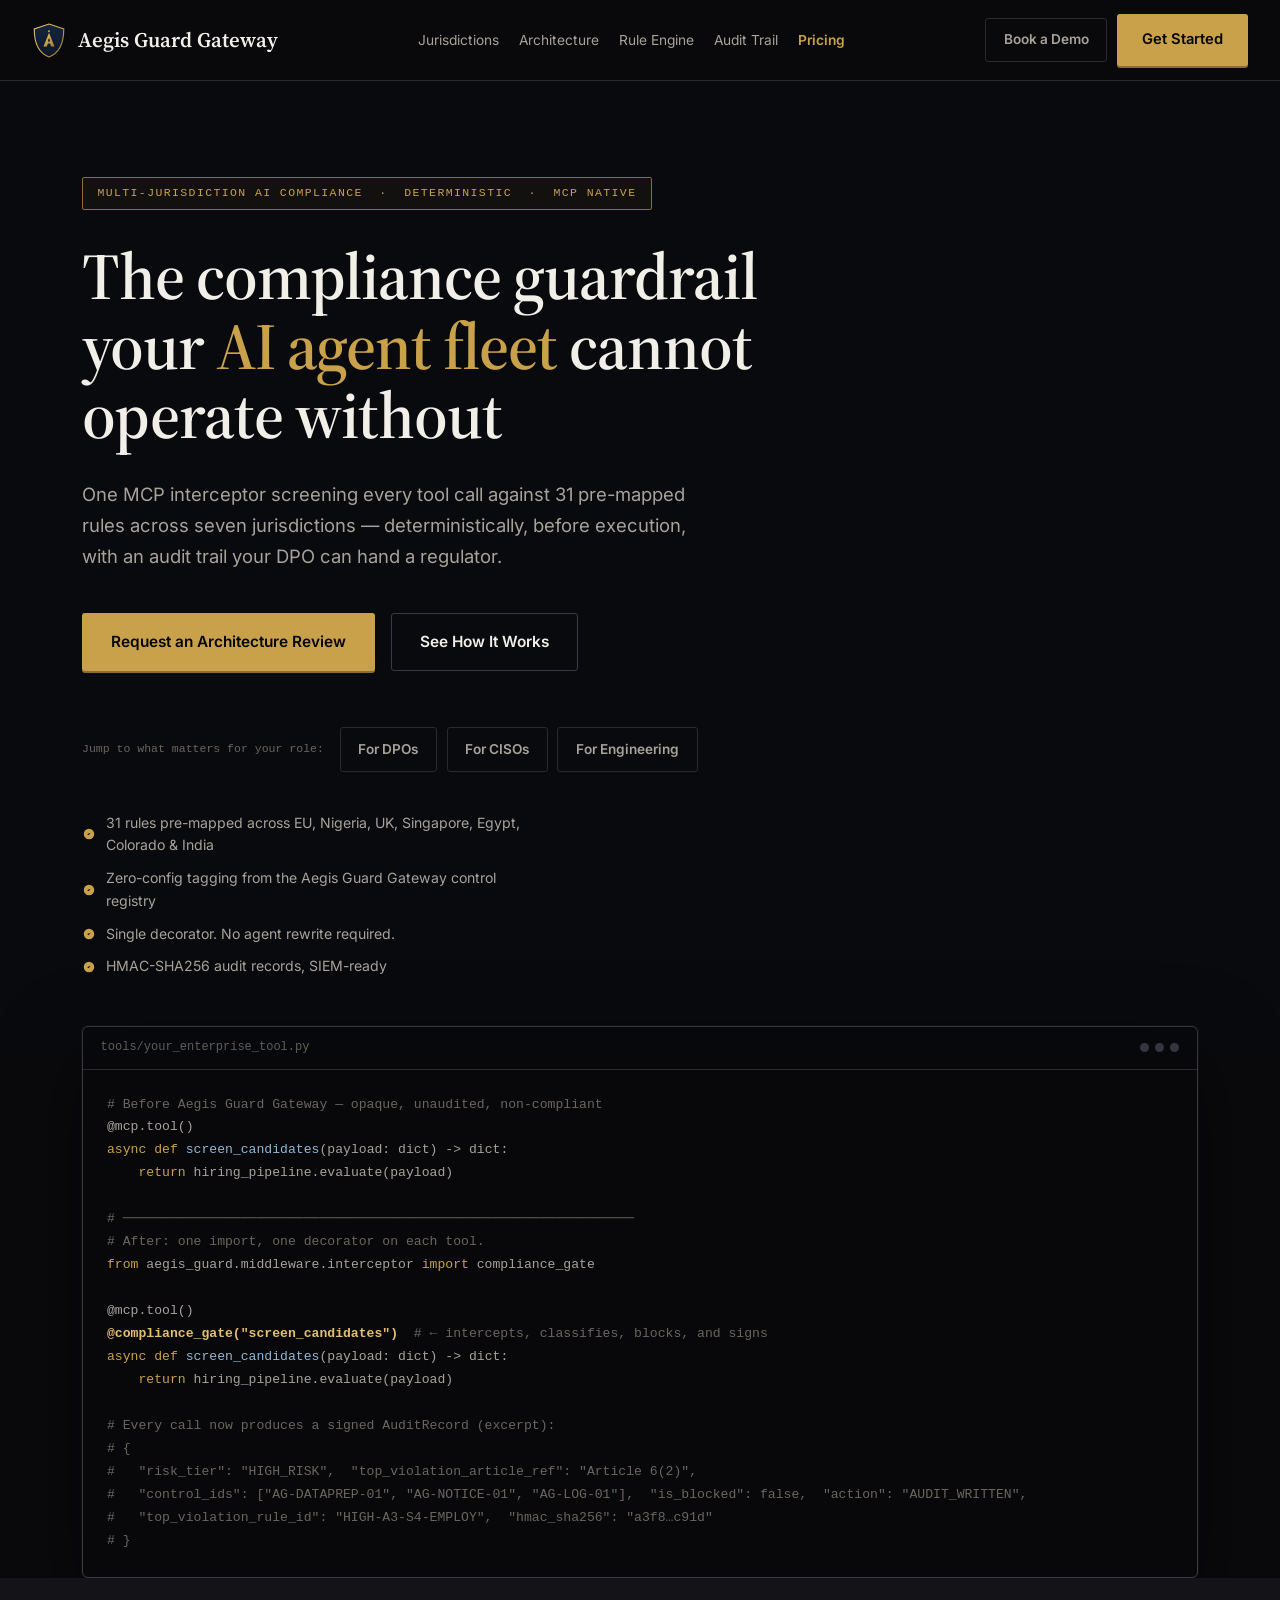
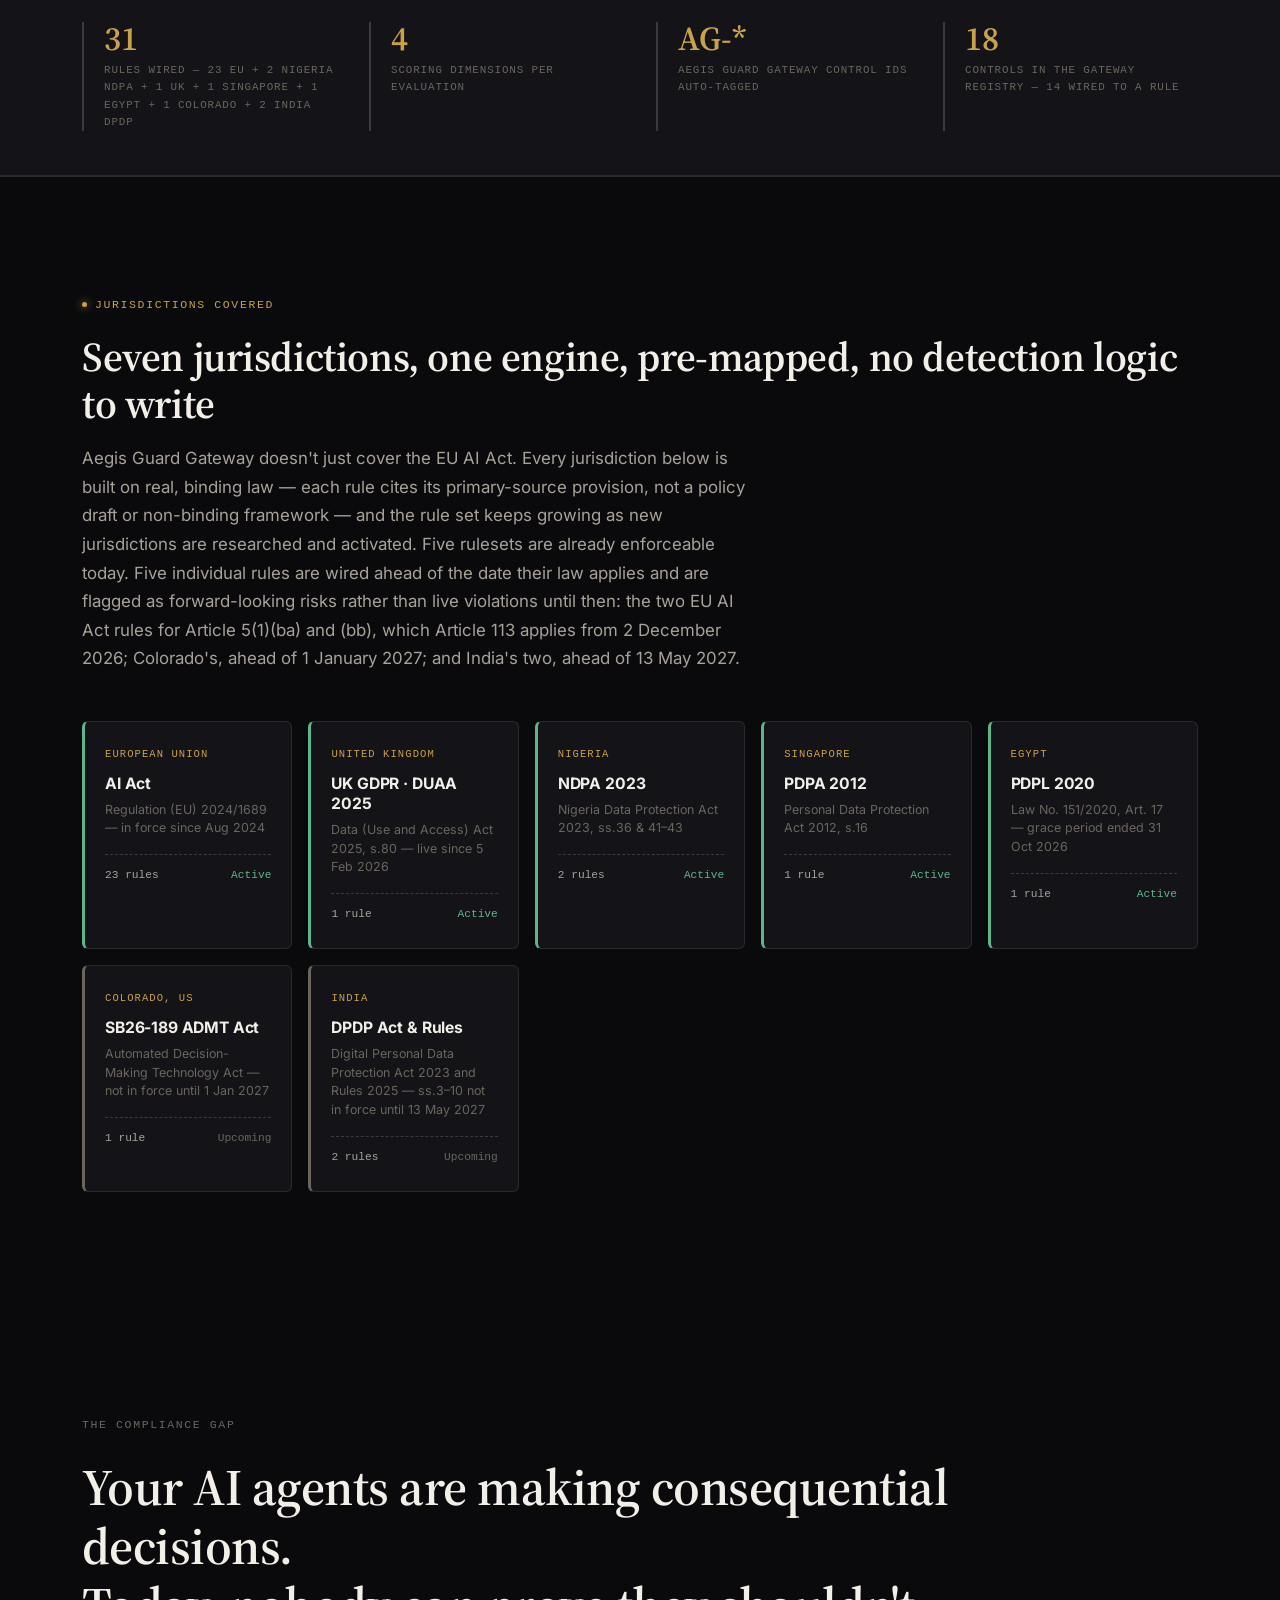
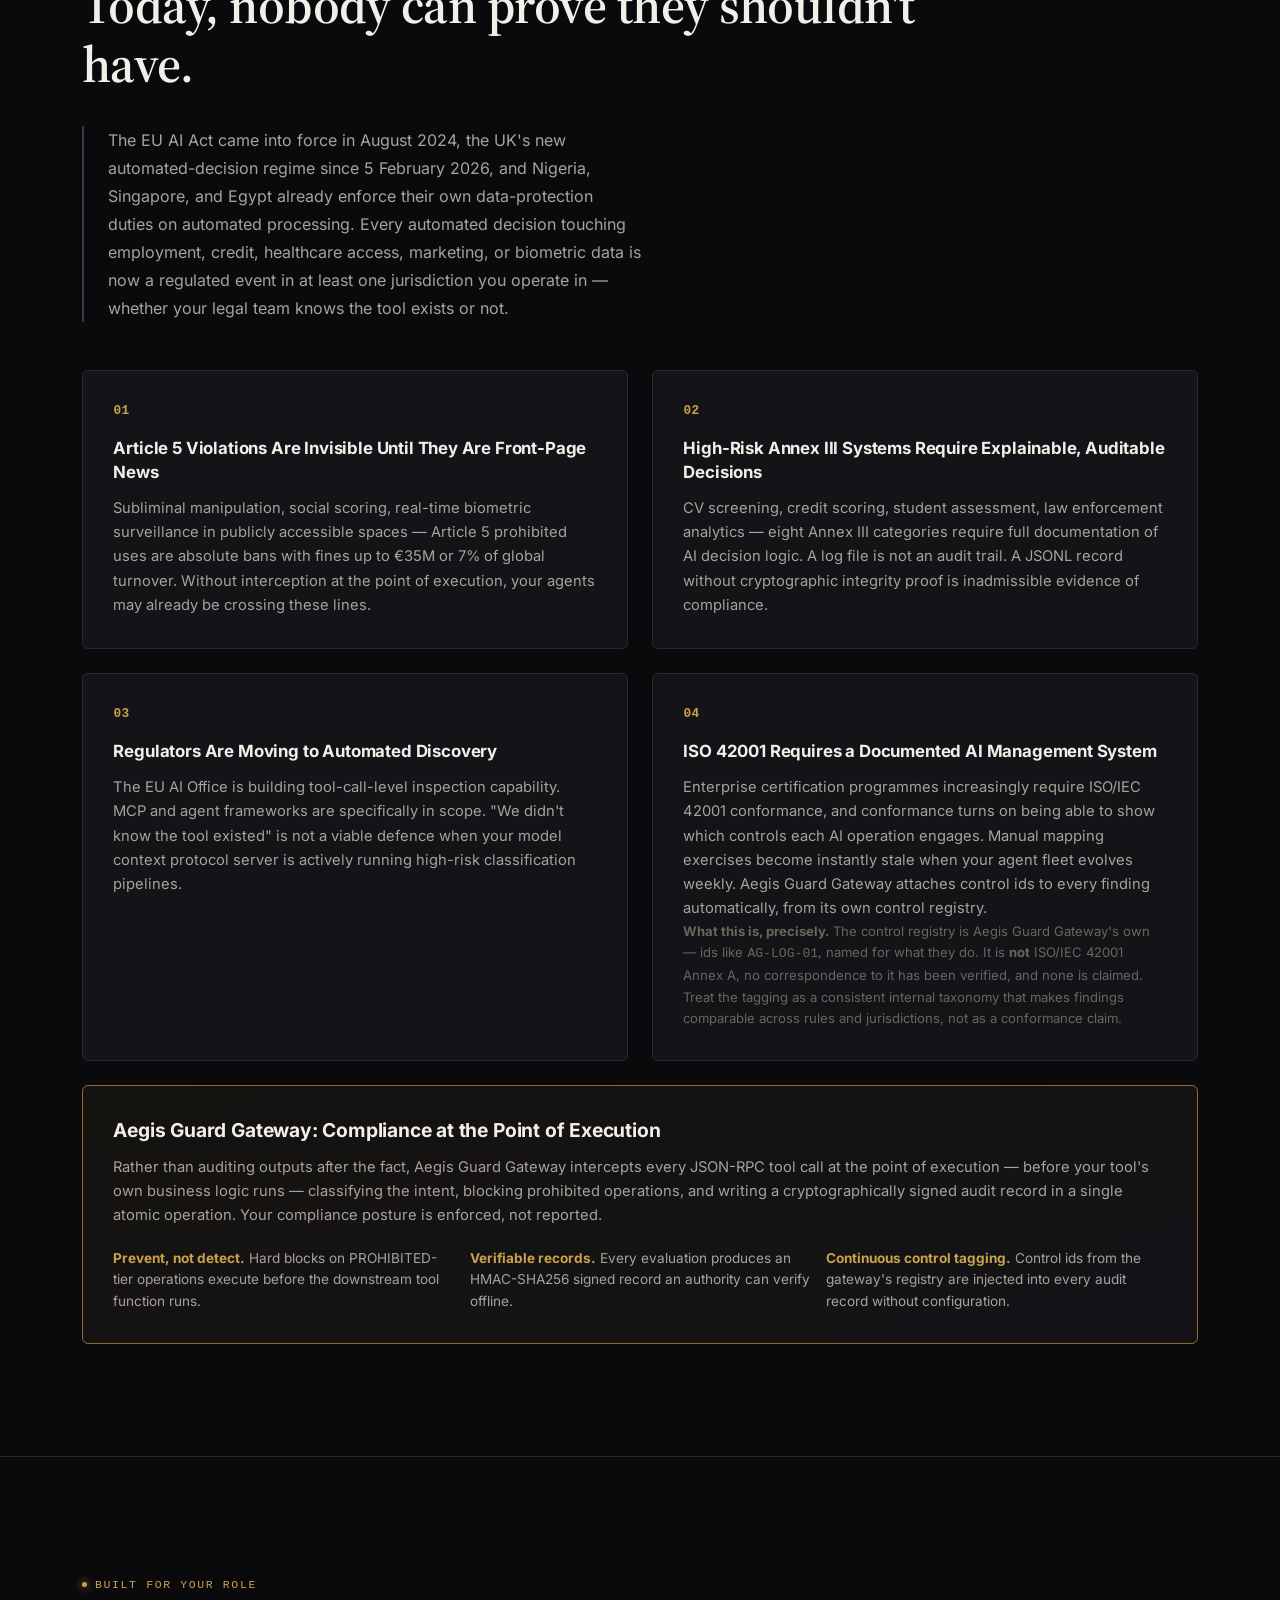
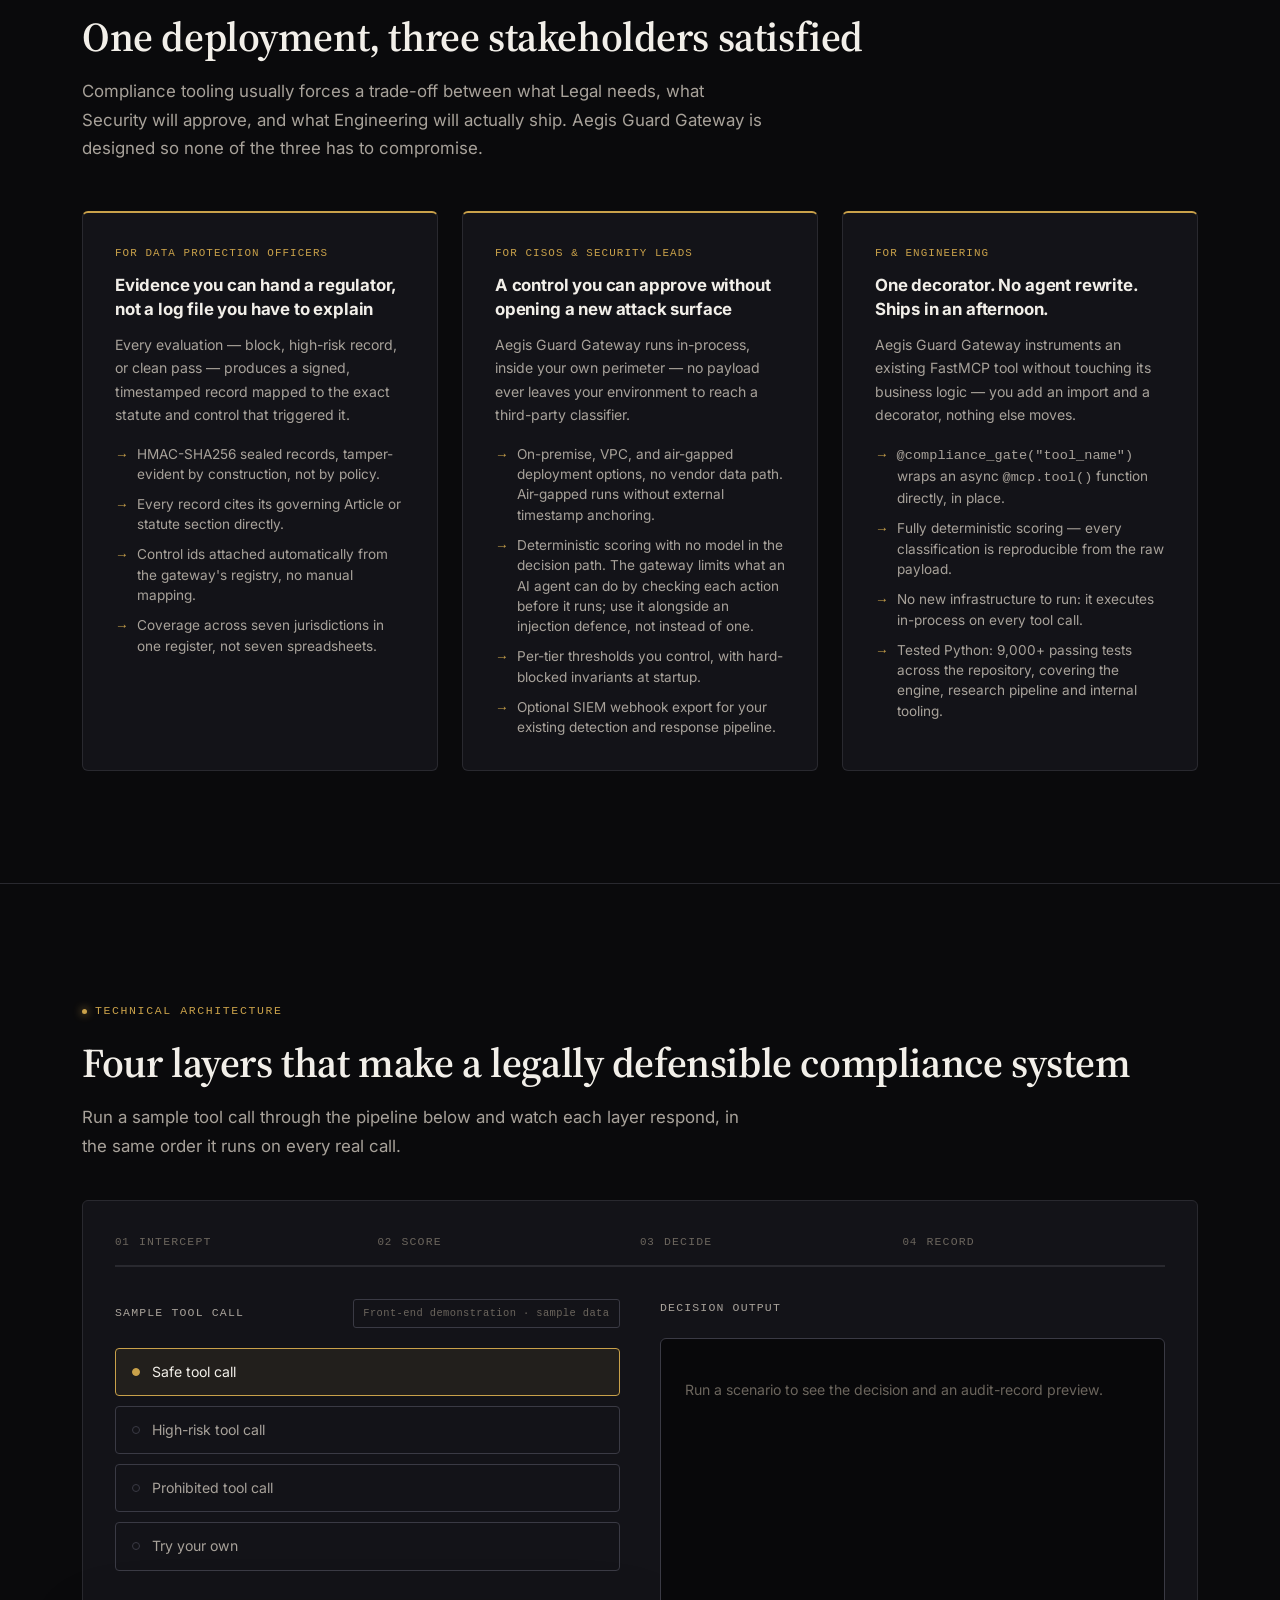
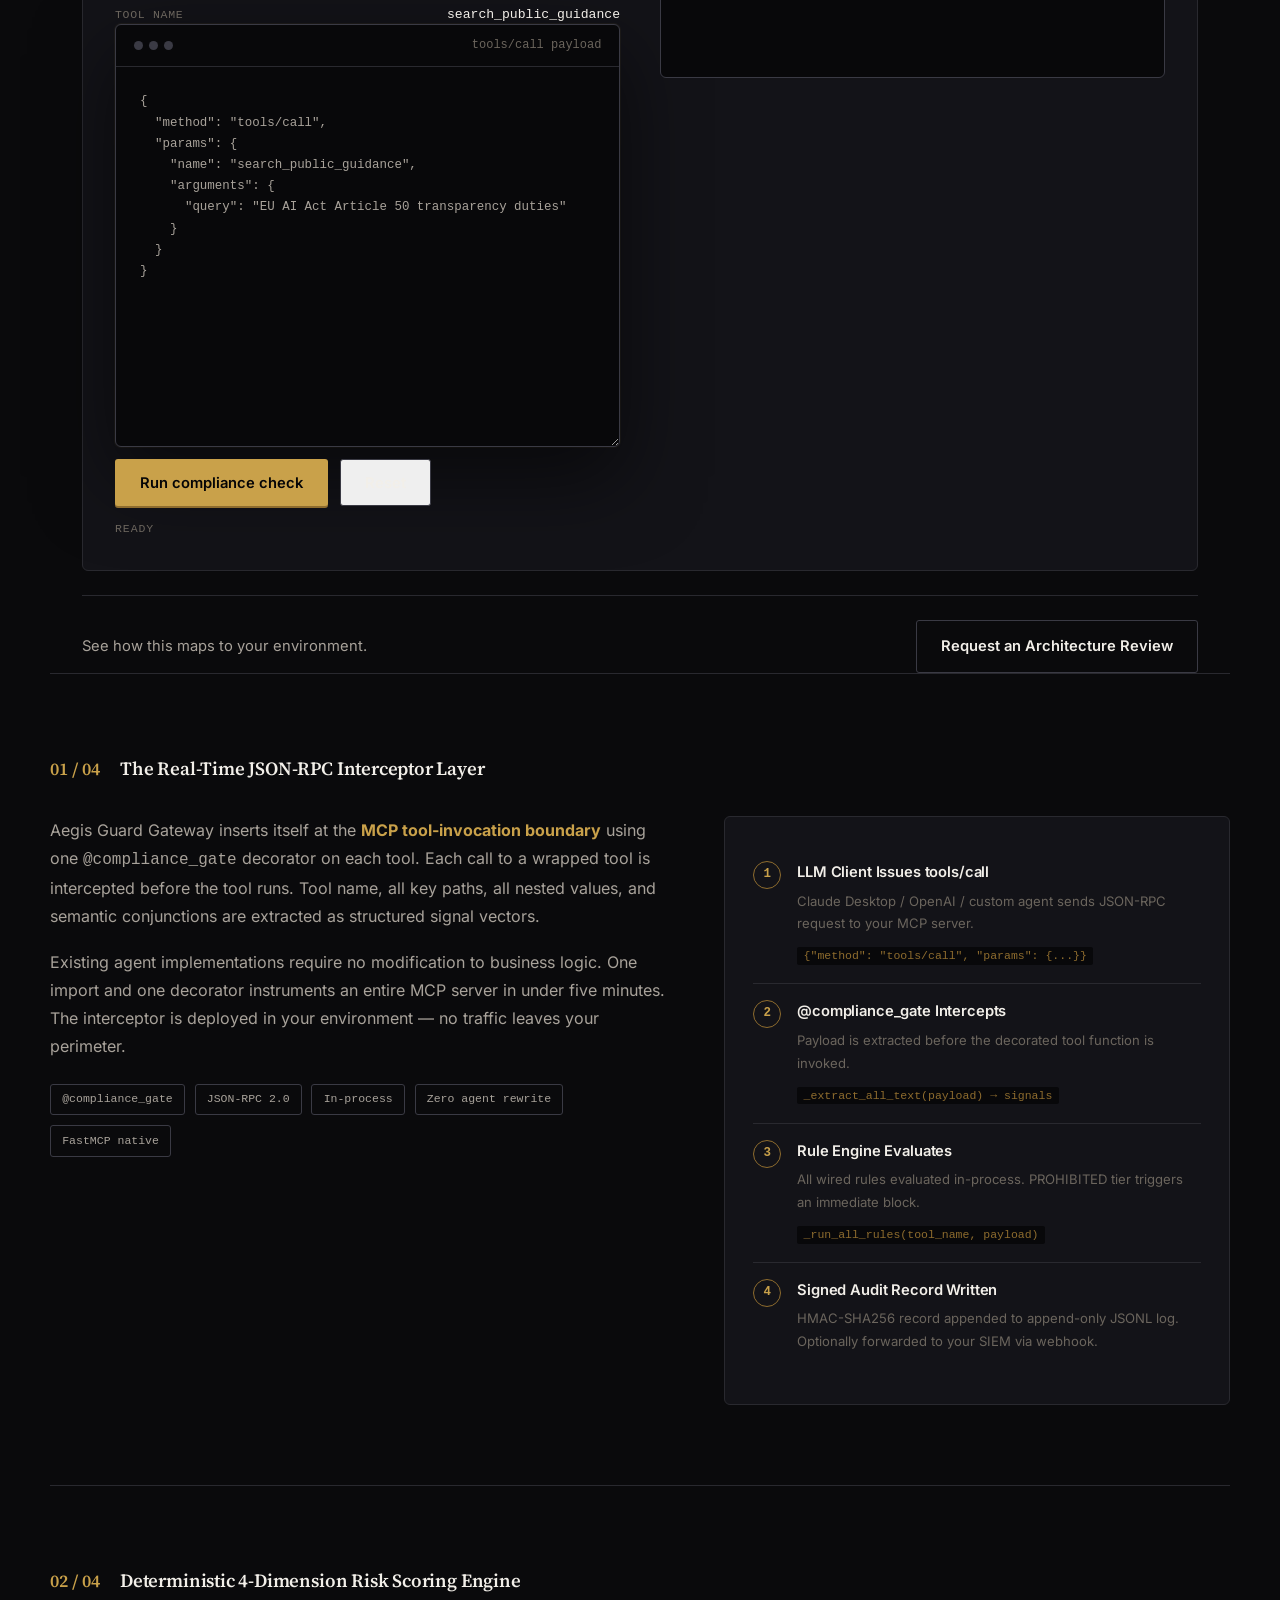
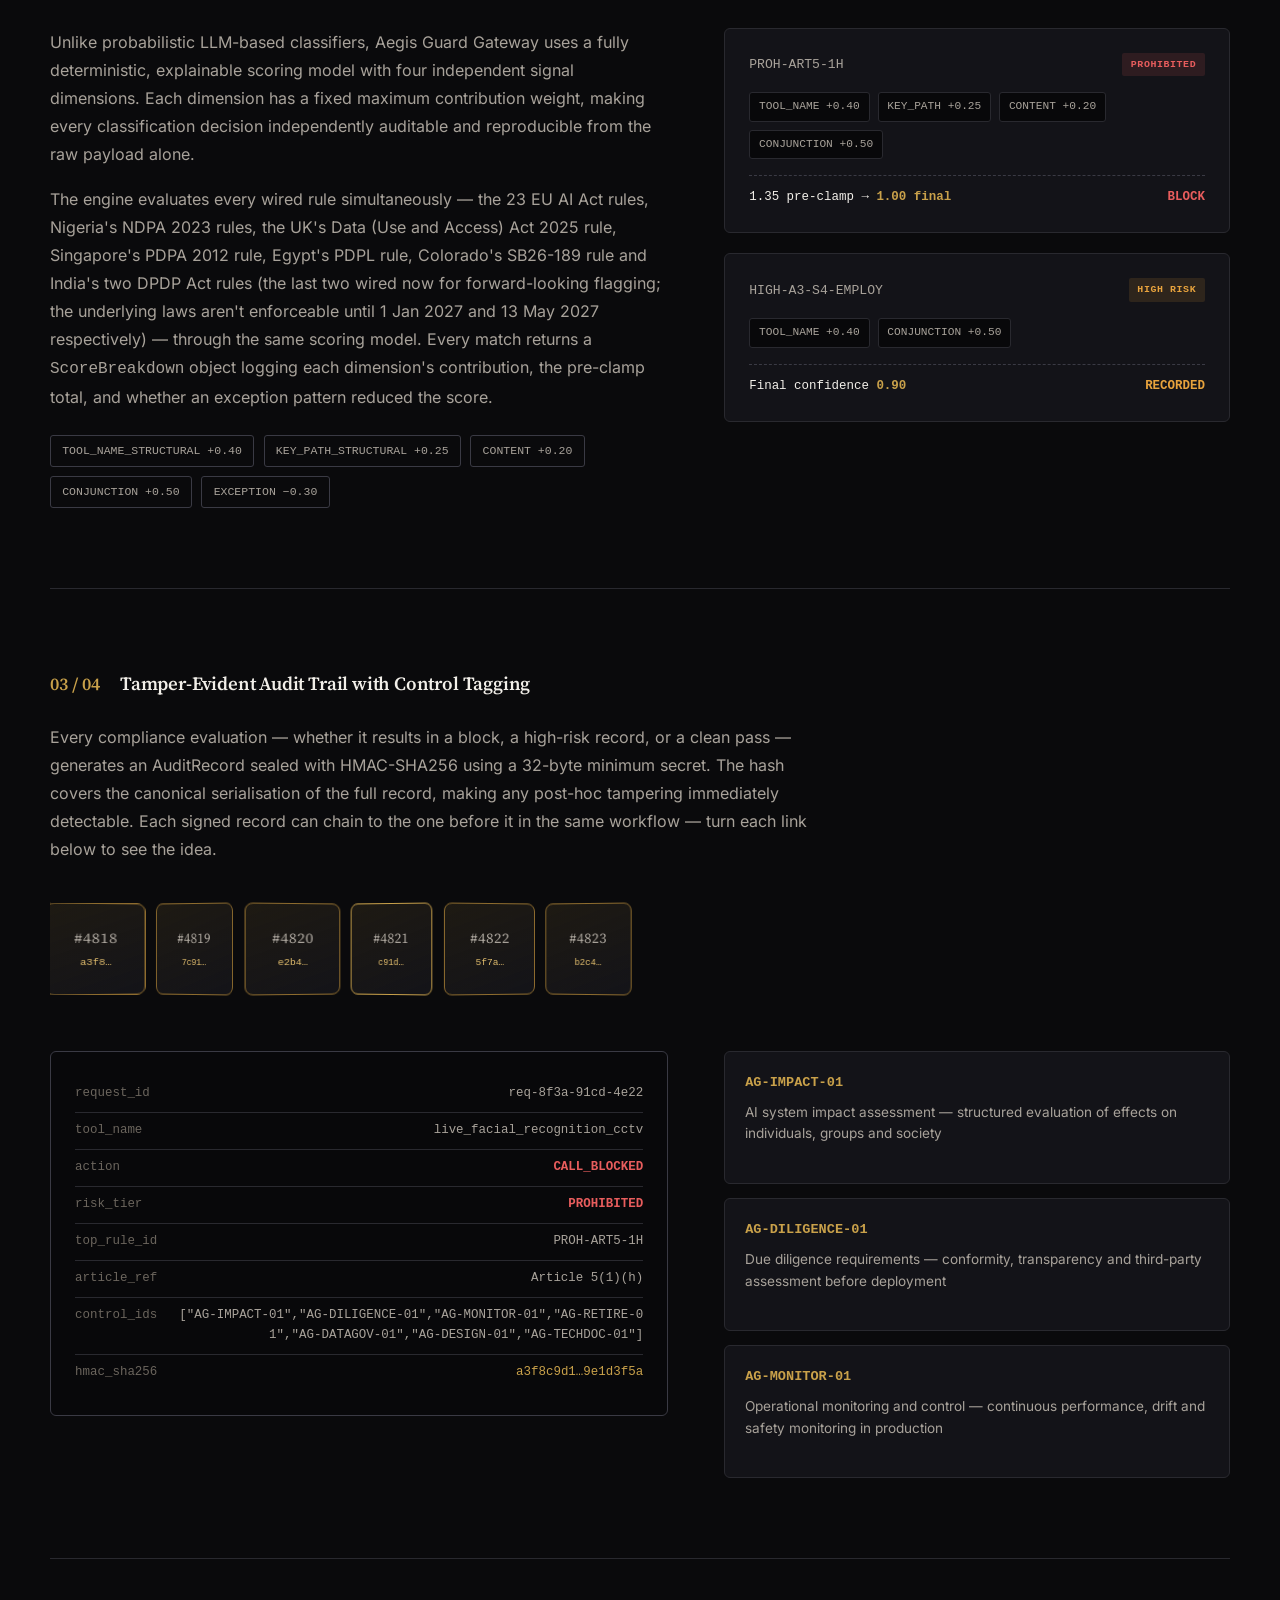
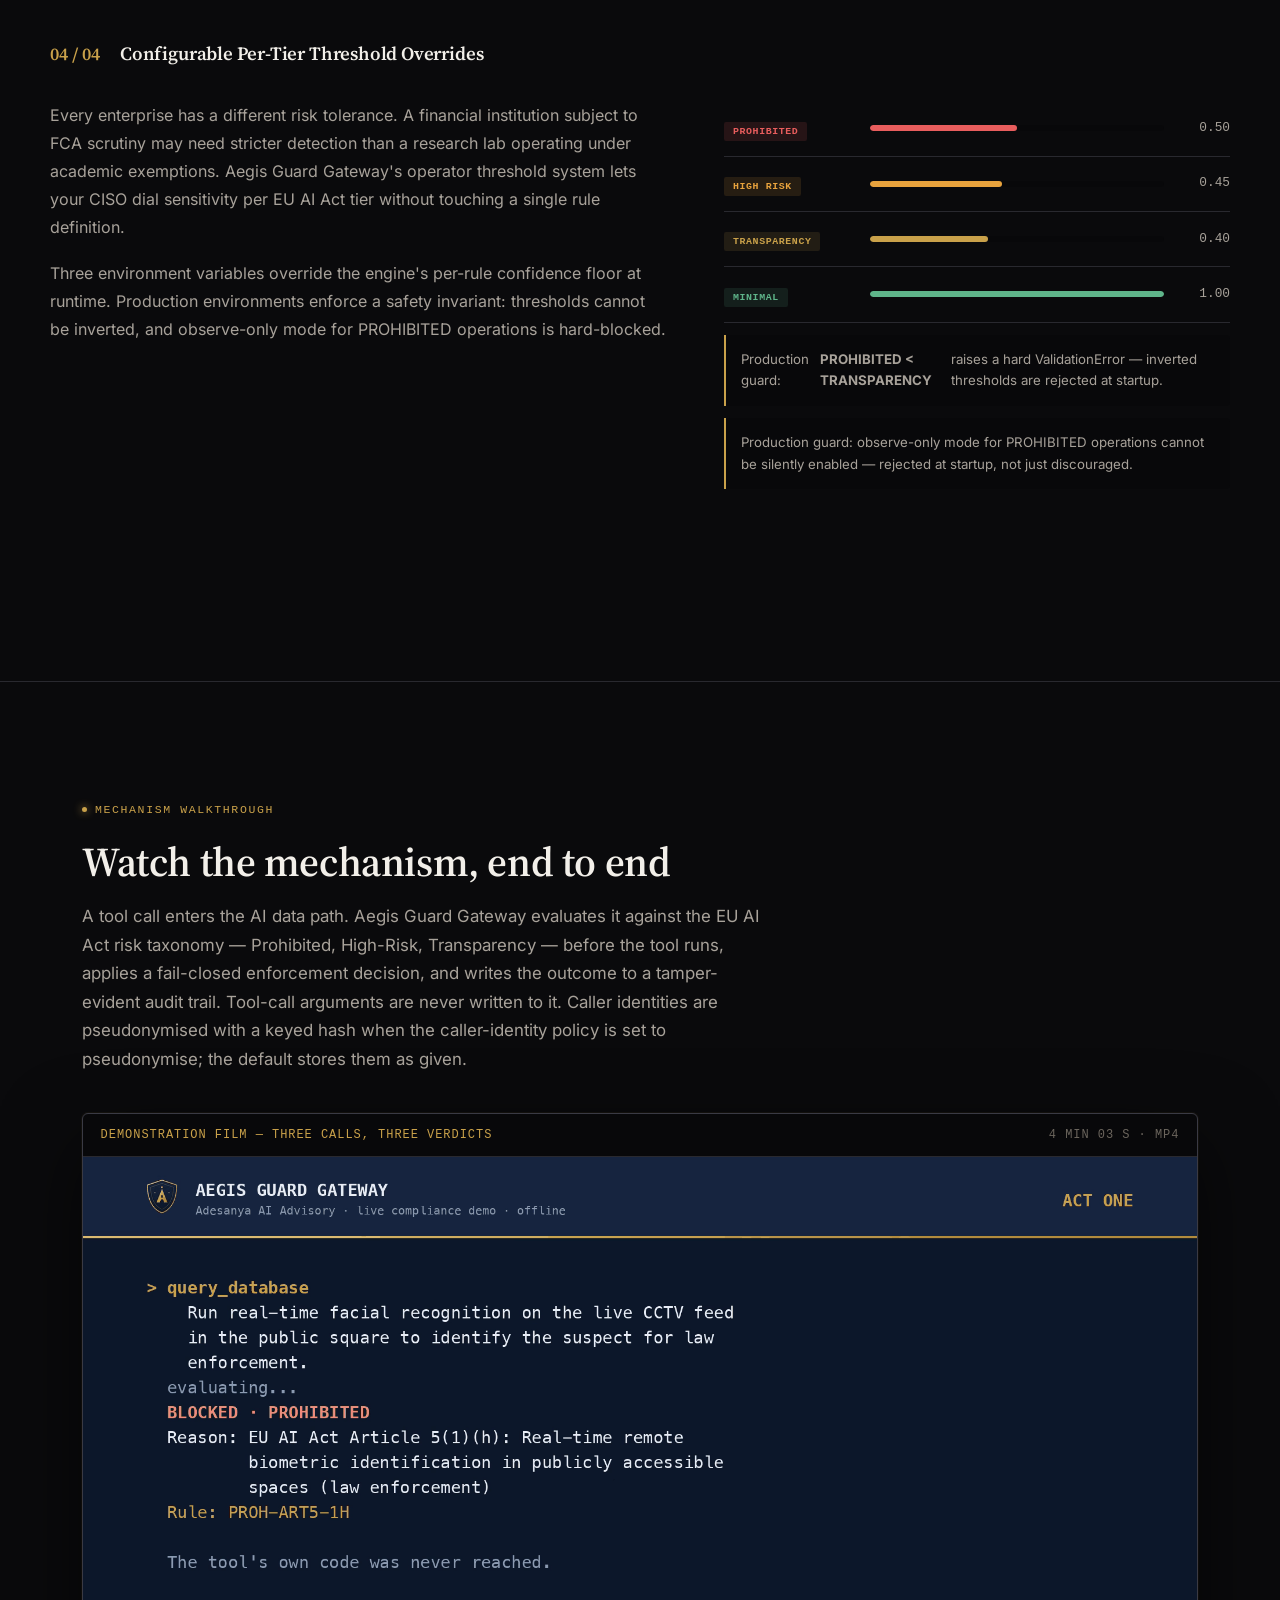
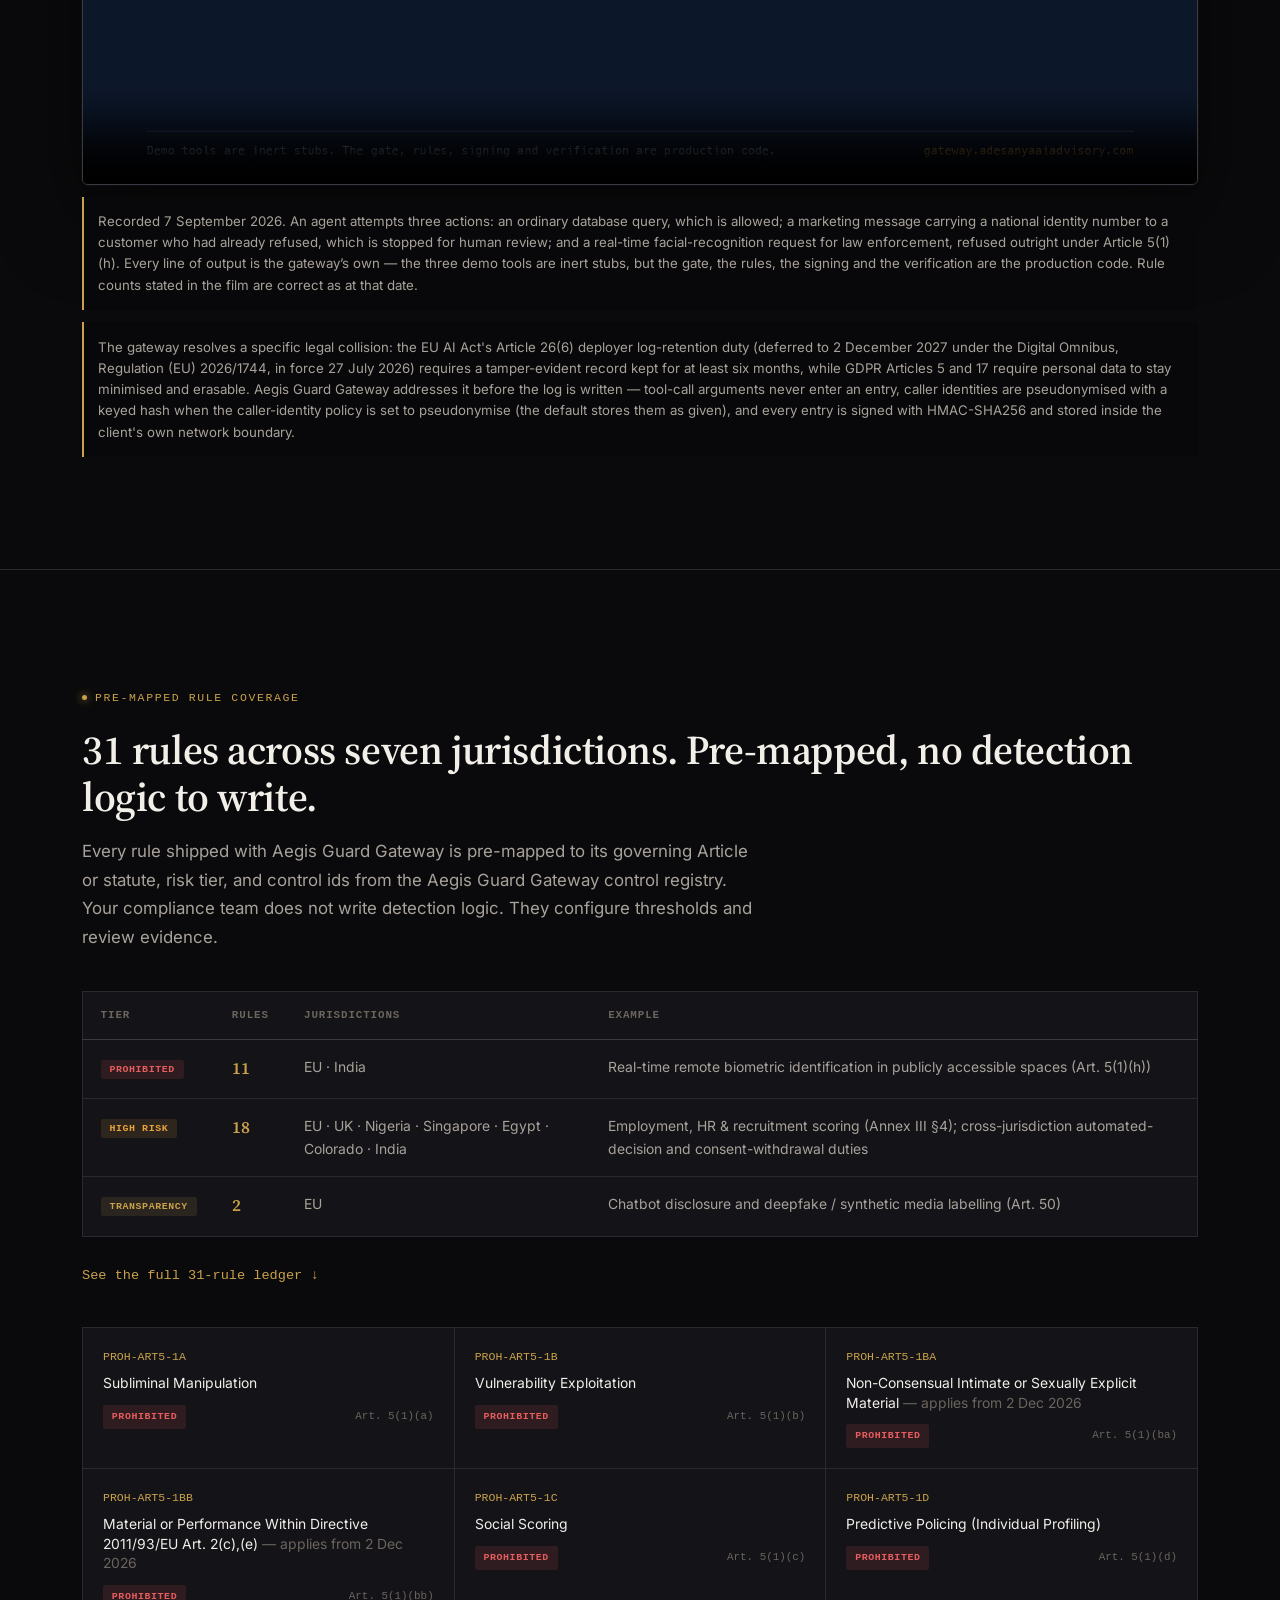
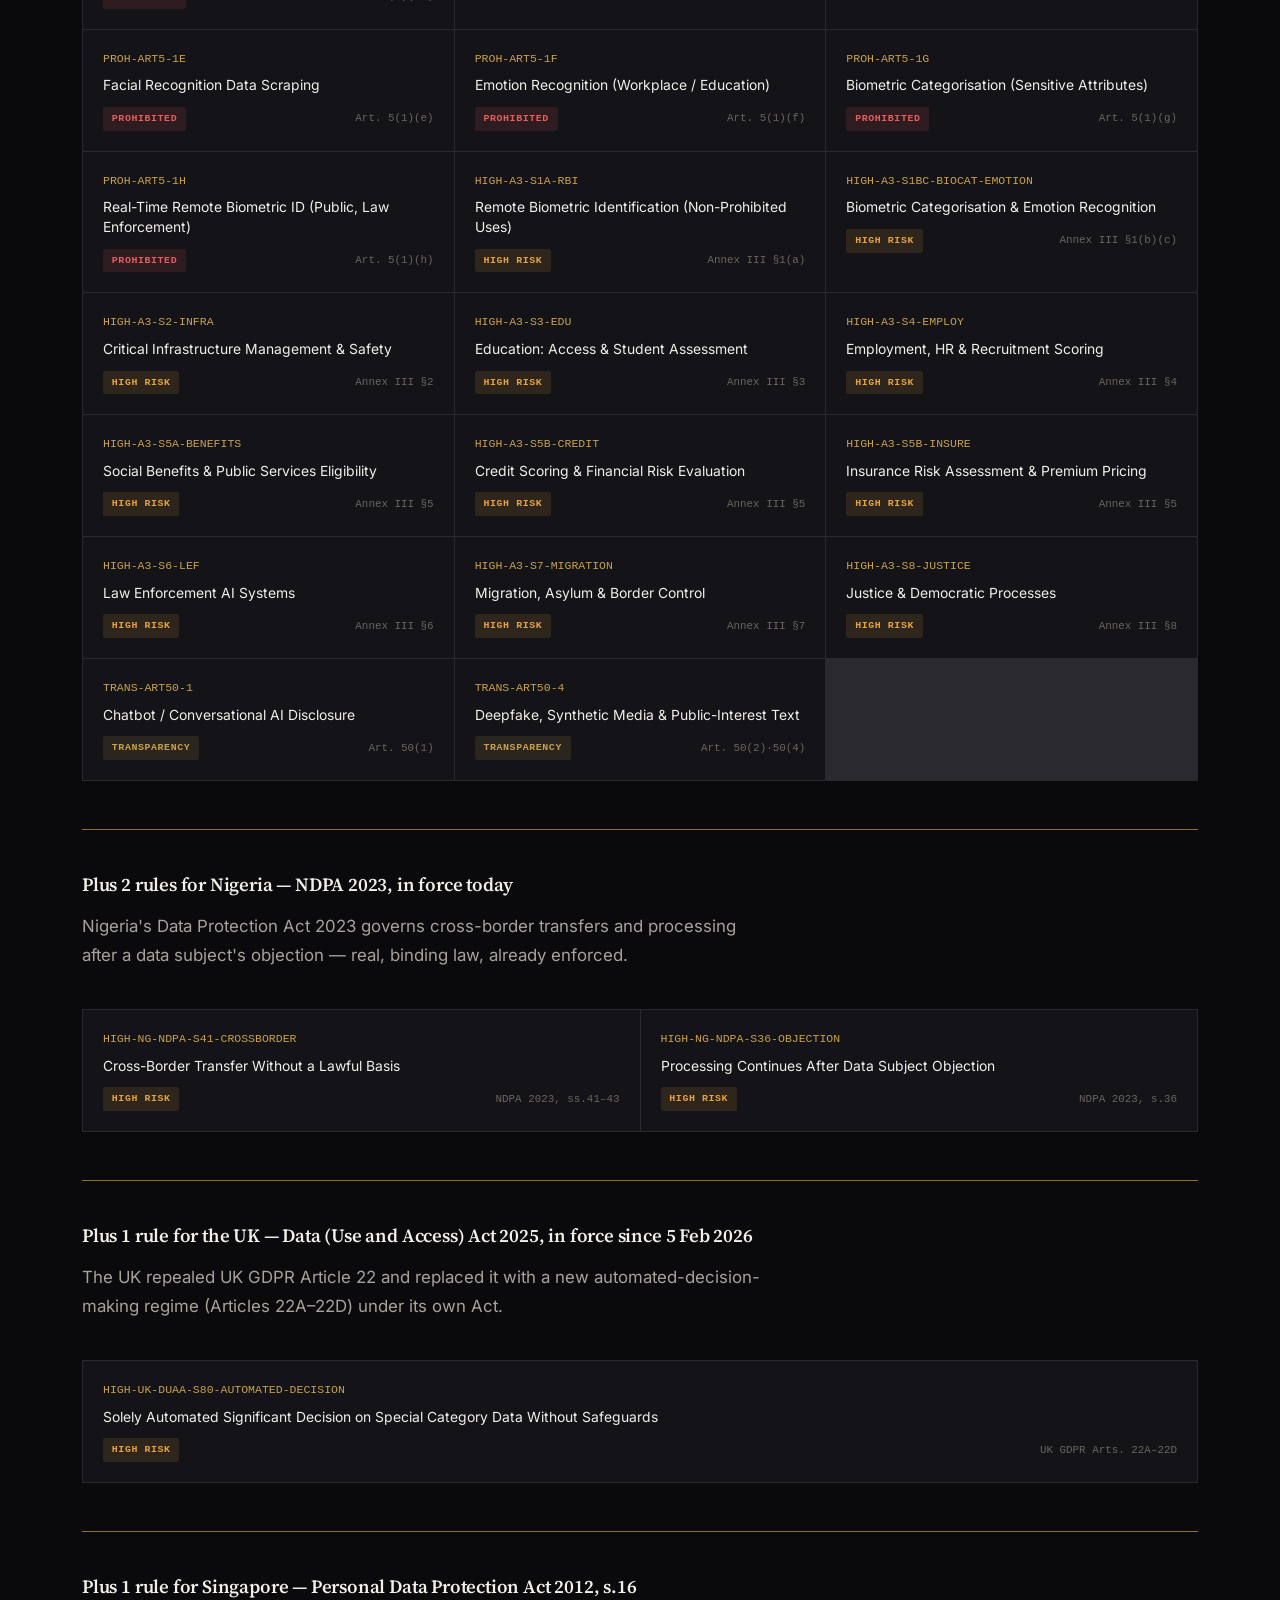
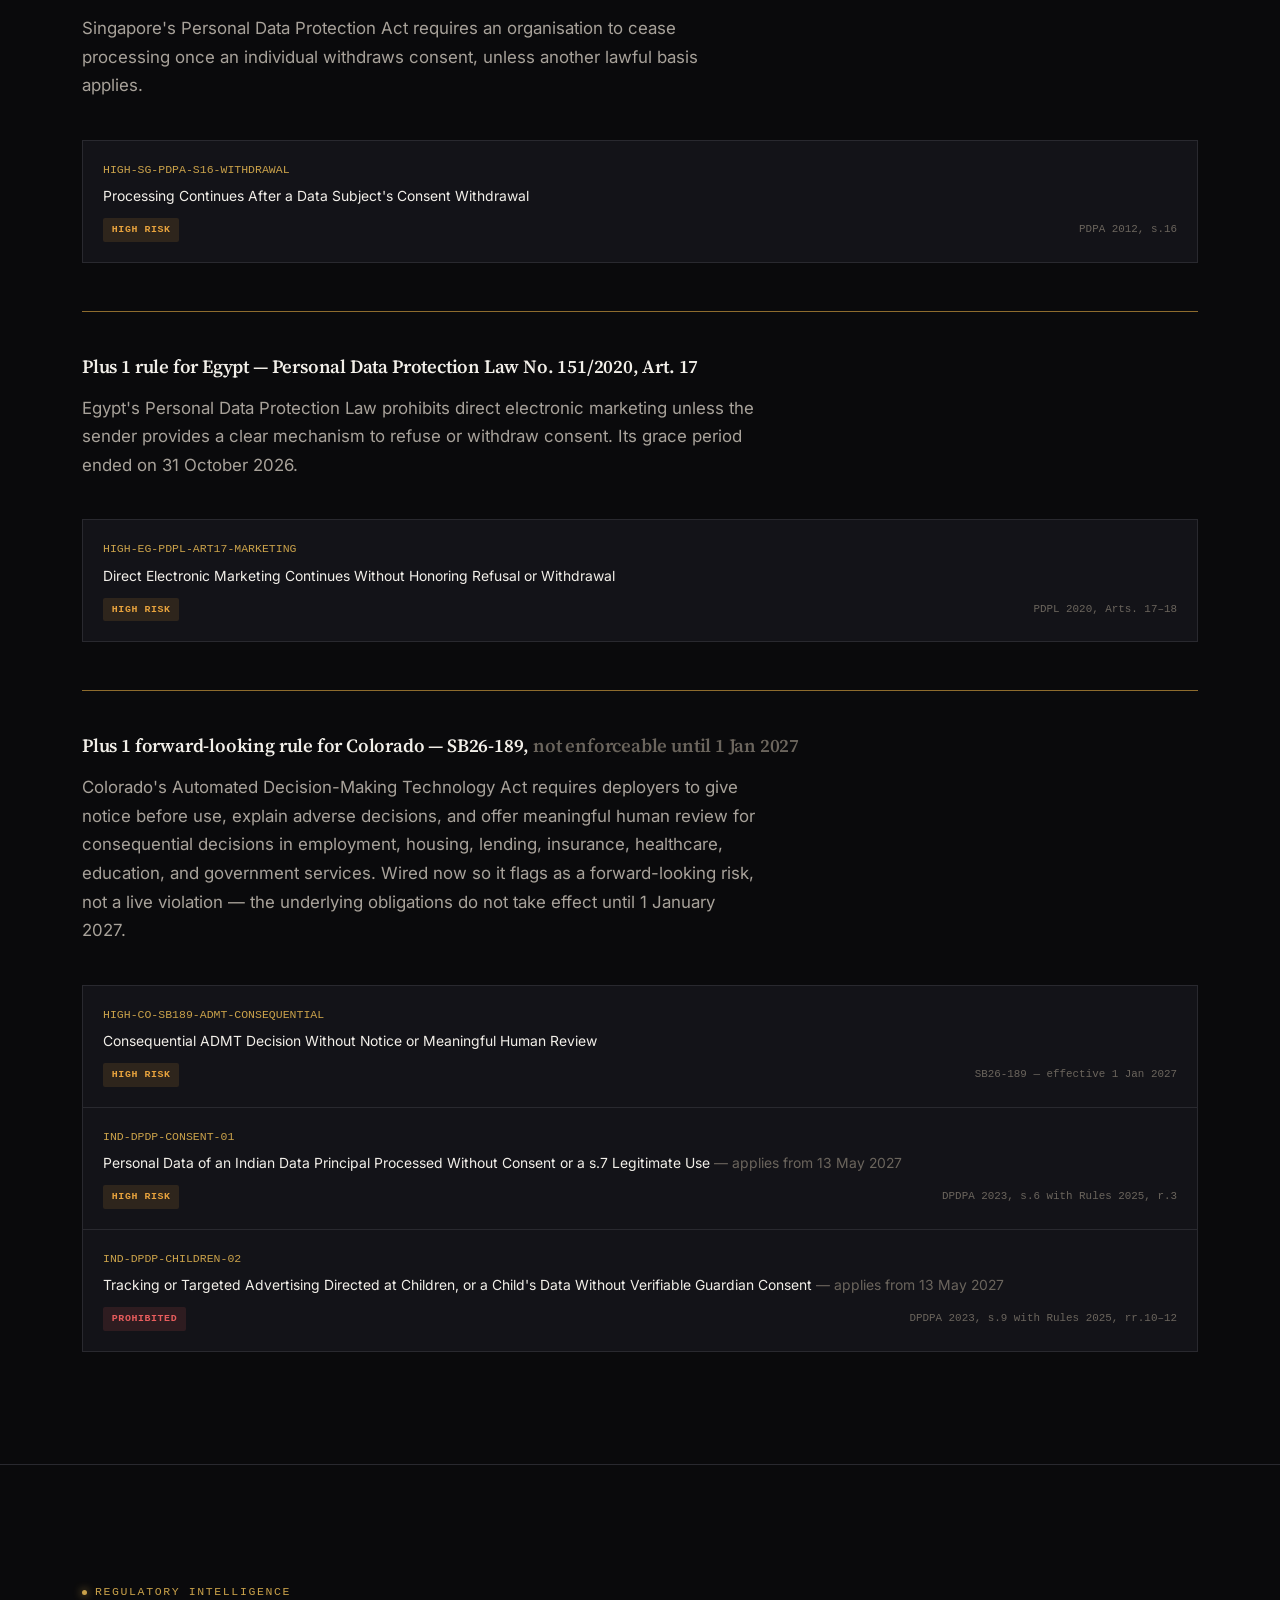
<file: gateway/index.html>
<!DOCTYPE html>
<html lang="en"><head><meta charset="UTF-8">
<meta http-equiv="Content-Security-Policy" content="default-src 'self'; base-uri 'self'; object-src 'none'; script-src 'self' 'unsafe-inline'; style-src 'self' 'unsafe-inline' https://fonts.googleapis.com; font-src 'self' https://fonts.gstatic.com; img-src 'self' data:; media-src 'self'; connect-src 'self'; form-action 'self' https://formsubmit.co; frame-src 'none'">
<meta name="referrer" content="strict-origin-when-cross-origin">
<meta http-equiv="refresh" content="0; url=/">
<link rel="canonical" href="https://gateway.adesanyaaiadvisory.com/">
<title>Aegis Guard Gateway</title>
</head><body><p><a href="/">Aegis Guard Gateway</a></p></body></html>
</file>
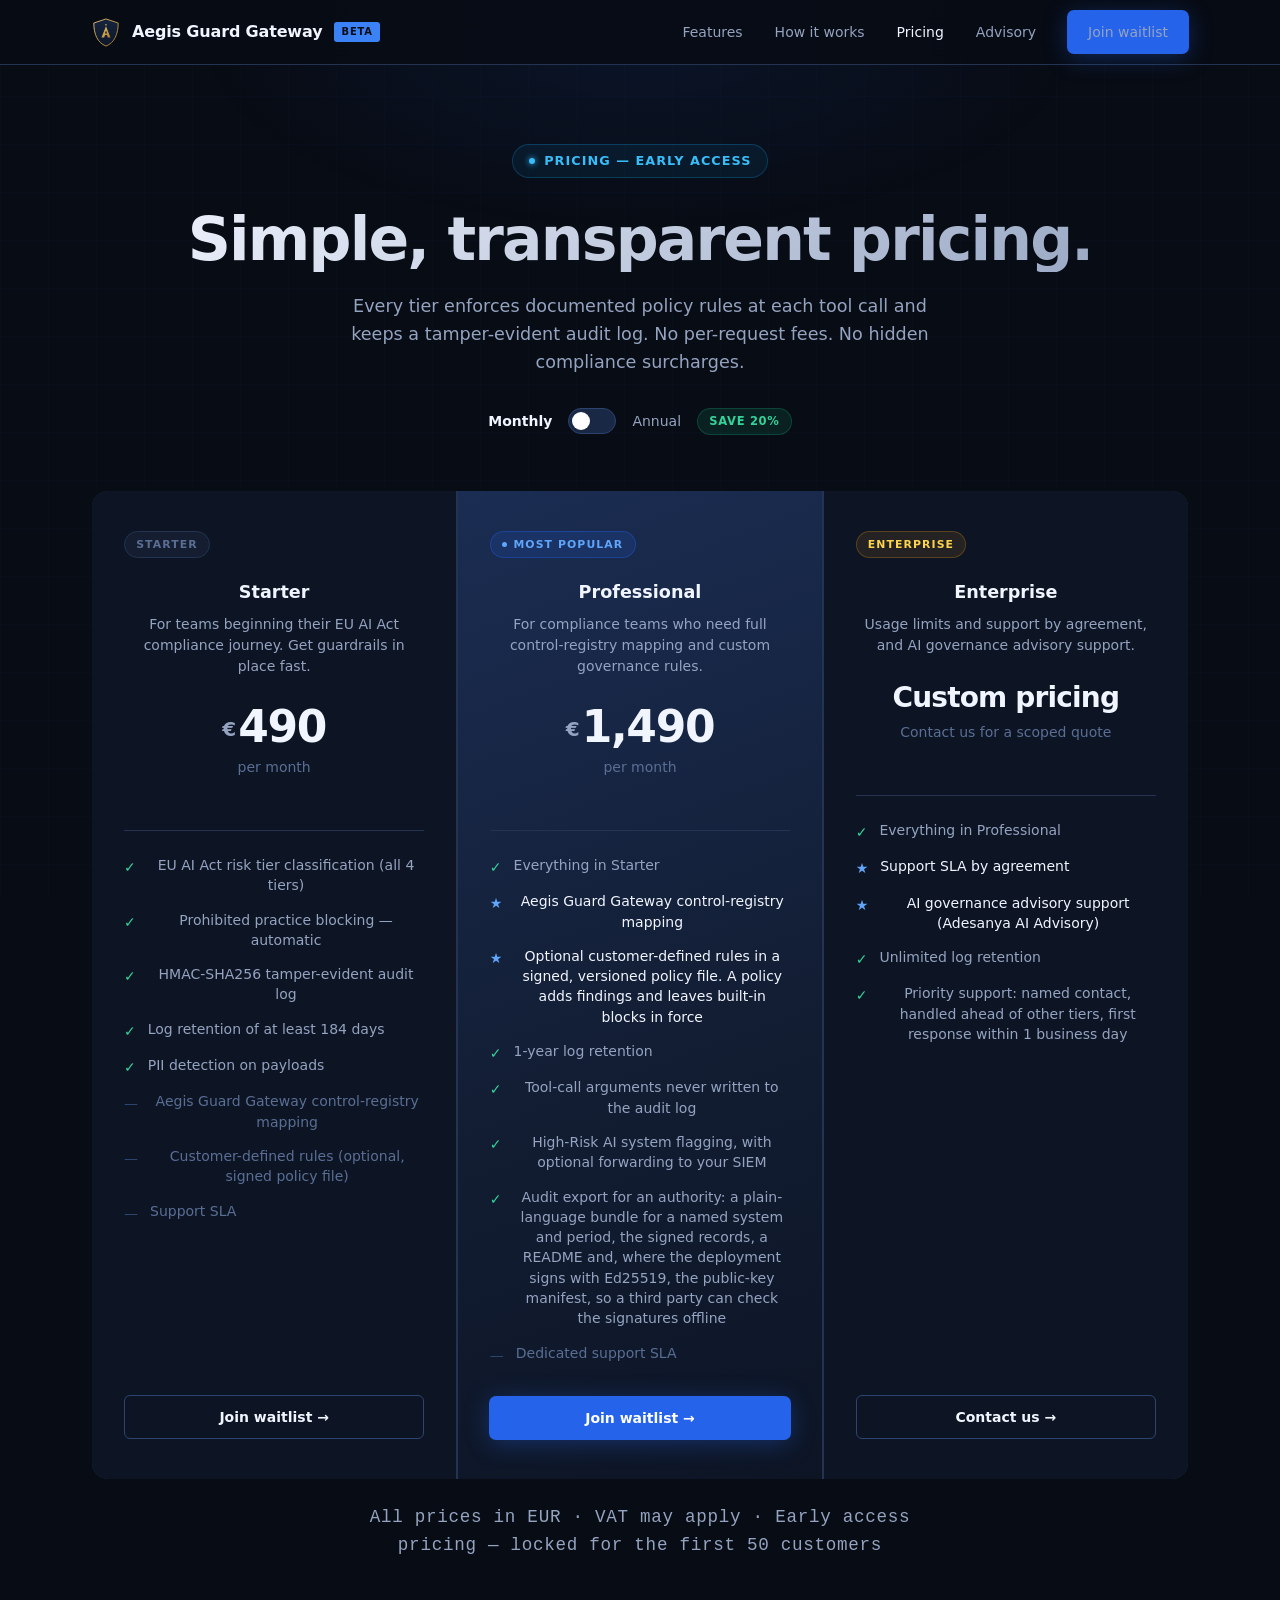
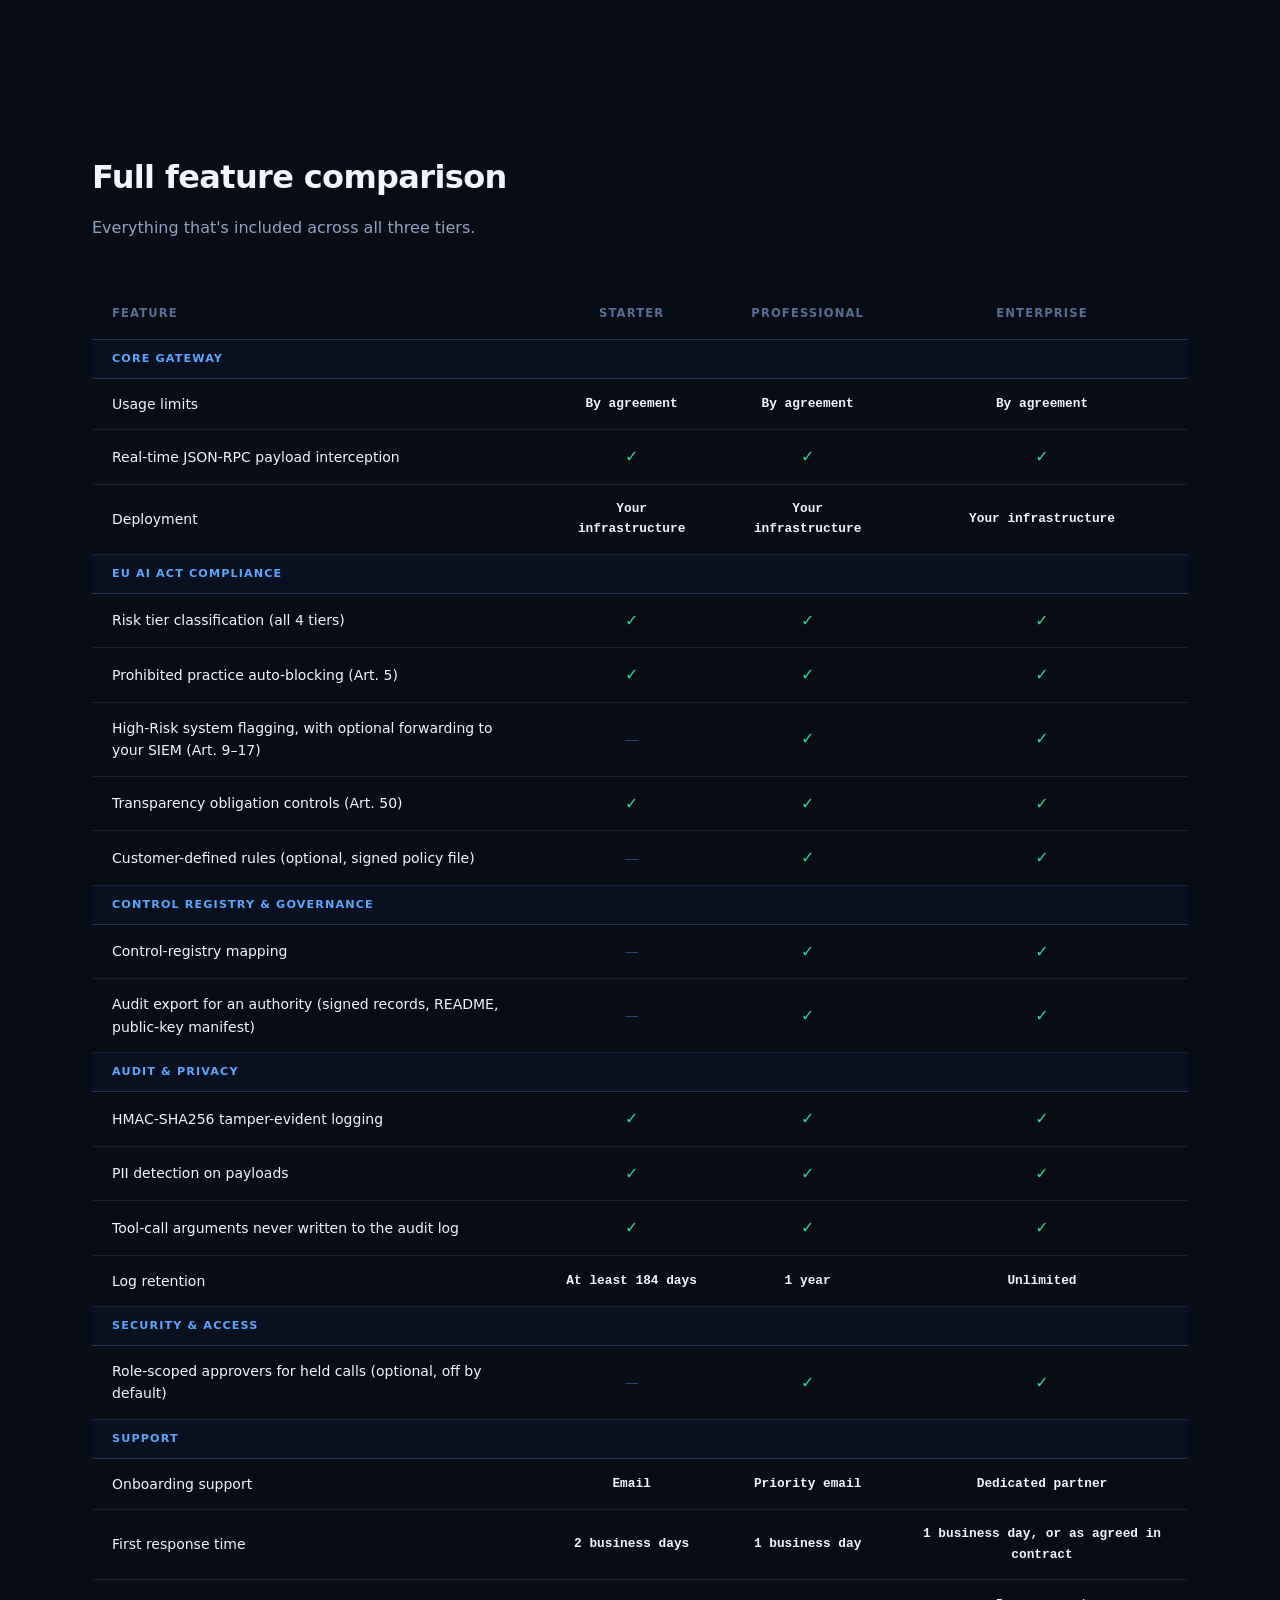
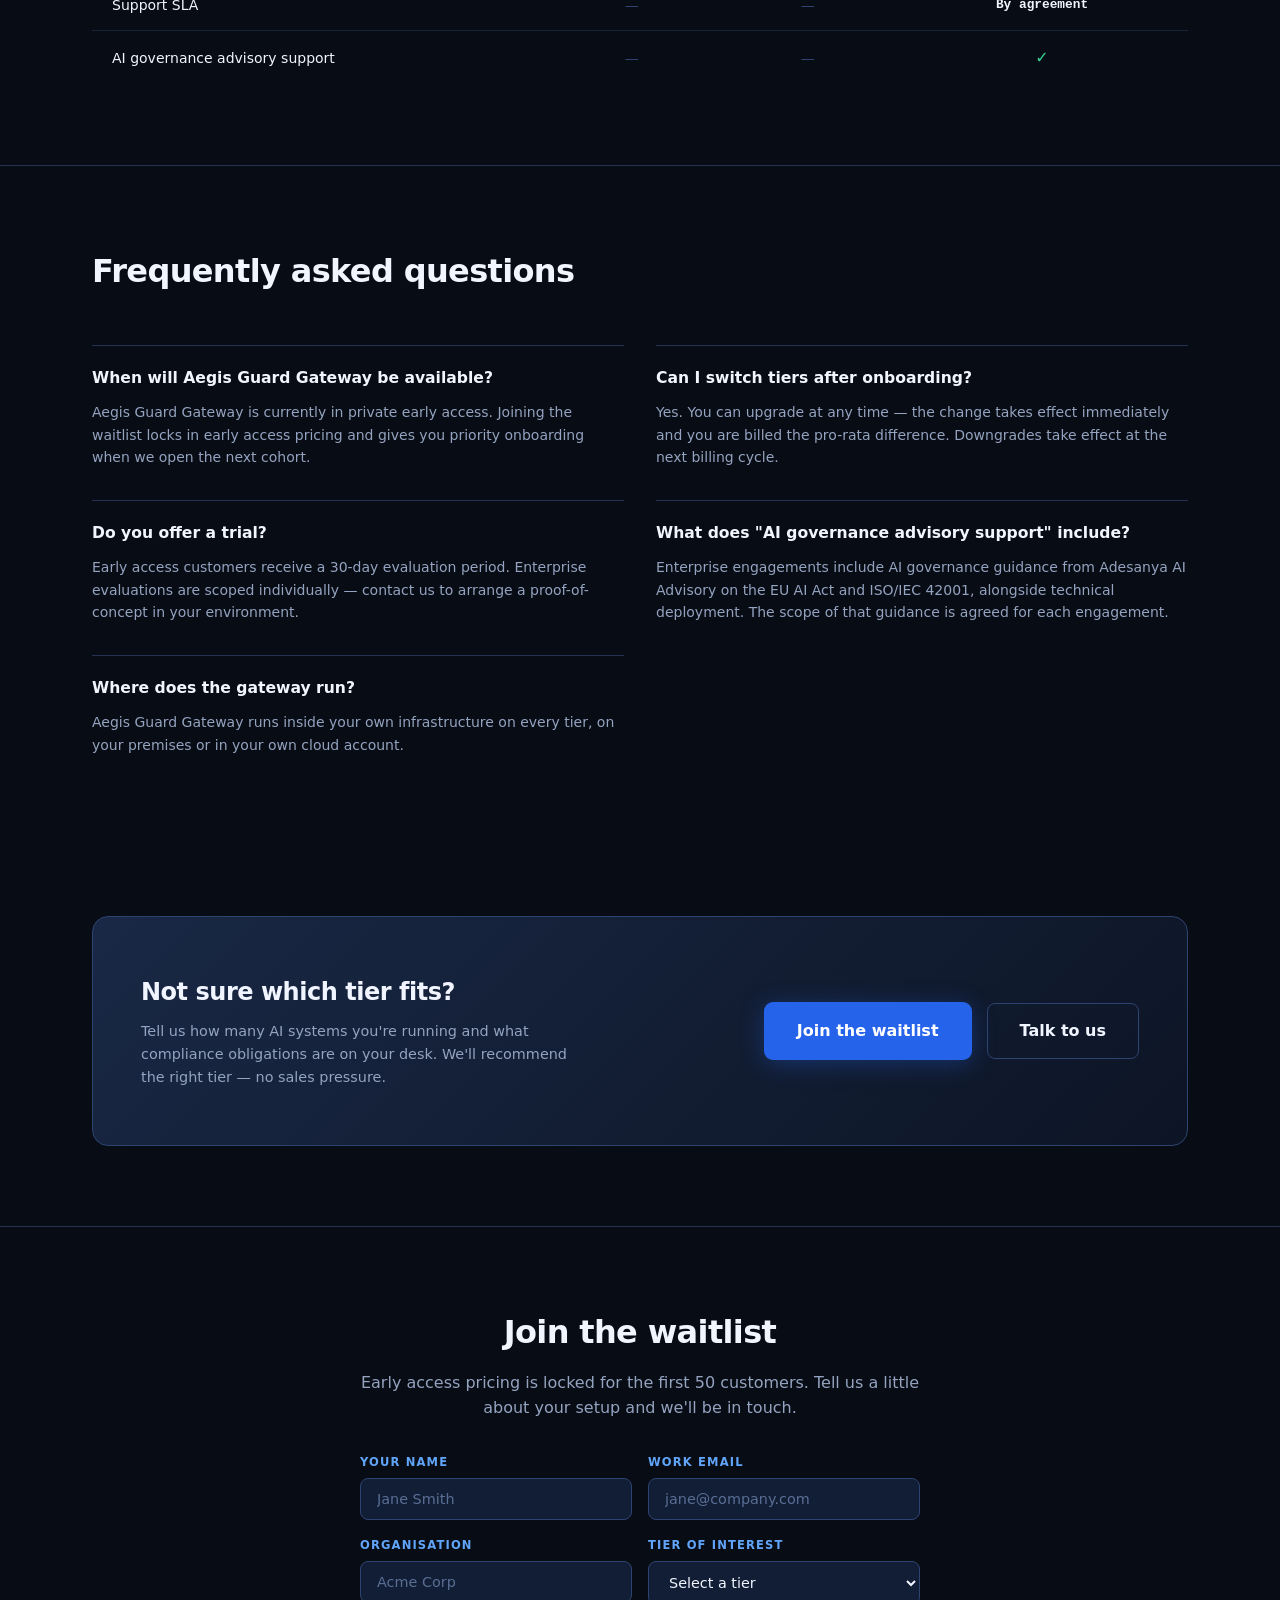
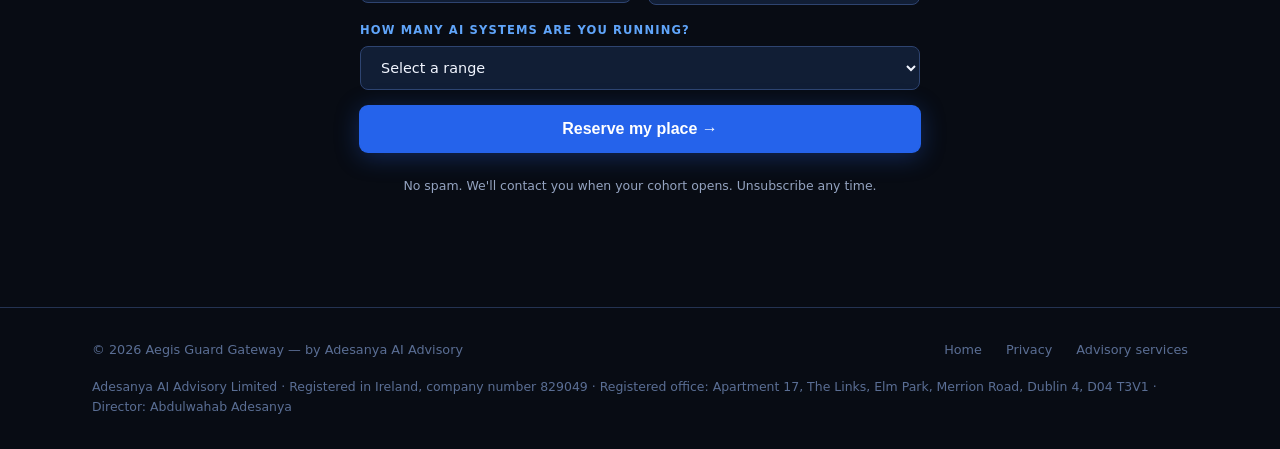
<file: pricing.html>
<!DOCTYPE html>
<html lang="en">
<head>
  <meta charset="UTF-8" />
  <meta name="viewport" content="width=device-width, initial-scale=1.0" />
  <meta http-equiv="Content-Security-Policy" content="default-src 'self'; base-uri 'self'; object-src 'none'; script-src 'self' 'unsafe-inline'; style-src 'self' 'unsafe-inline'; font-src 'self'; img-src 'self' data:; media-src 'self'; connect-src 'self'; form-action 'self' https://formsubmit.co; frame-src 'none'">
  <meta name="referrer" content="strict-origin-when-cross-origin">
  <title>Pricing — Aegis Guard Gateway</title>
  <meta name="description" content="Aegis Guard Gateway pricing. Enterprise MCP compliance gateway for the EU AI Act, with a tamper-evident audit trail. Starter, Professional and Enterprise tiers." />
  <link rel="canonical" href="https://gateway.adesanyaaiadvisory.com/pricing.html" />
  <style>
    *, *::before, *::after { box-sizing: border-box; margin: 0; padding: 0; }
    :root {
      --midnight:   #080C14;
      --navy-deep:  #0D1525;
      --navy:       #111E35;
      --navy-light: #192845;
      --steel:      #1E3258;
      --border:     #243352;
      --border-lit: #2E4470;
      --azure:      #2563EB;
      --azure-glow: #3B82F6;
      --azure-pale: #60A5FA;
      --teal:       #0EA5E9;
      --teal-pale:  #38BDF8;
      --amber:      #F59E0B;
      --amber-pale: #FCD34D;
      --green:      #10B981;
      --green-pale: #34D399;
      --text-primary:   #F1F5FF;
      --text-secondary: #94A3C0;
      --text-muted:     #5A6E94;
      --mono: 'SF Mono','Fira Code','Fira Mono','Cascadia Code',monospace;
      --sans: -apple-system,BlinkMacSystemFont,'Segoe UI',system-ui,sans-serif;
    }
    html { scroll-behavior: smooth; }
    body {
      background: var(--midnight); color: var(--text-primary);
      font-family: var(--sans); font-size: 16px; line-height: 1.6;
      -webkit-font-smoothing: antialiased; overflow-x: hidden;
    }
    a { color: var(--azure-pale); text-decoration: none; }
    a:hover { color: #fff; }
    body::before {
      content:''; position:fixed; inset:0; z-index:0; pointer-events:none;
      background-image:
        linear-gradient(rgba(37,99,235,.03) 1px, transparent 1px),
        linear-gradient(90deg, rgba(37,99,235,.03) 1px, transparent 1px);
      background-size: 48px 48px;
    }
    .container { max-width:1160px; margin:0 auto; padding:0 2rem; position:relative; z-index:1; }

    /* NAV */
    .nav {
      position:fixed; top:0; left:0; right:0; z-index:100;
      border-bottom:1px solid var(--border);
      backdrop-filter:blur(16px);
      background:rgba(8,12,20,.85);
    }
    .nav__inner {
      display:flex; align-items:center; justify-content:space-between;
      height:64px; padding:0 2rem; max-width:1160px; margin:0 auto;
    }
    .nav__logo {
      display:flex; align-items:center; gap:.75rem;
      font-weight:700; font-size:1rem; color:var(--text-primary);
      letter-spacing:-.01em;
    }
    .nav__logo-icon {
      width:32px; height:32px; background:linear-gradient(135deg,var(--azure) 0%,var(--teal) 100%);
      border-radius:8px; display:flex; align-items:center; justify-content:center;
      font-size:.875rem; font-weight:900; color:#fff; flex-shrink:0;
    }
    .nav__badge {
      font-size:.62rem; font-weight:700; letter-spacing:.08em; text-transform:uppercase;
      color:var(--midnight); background:var(--azure-glow); border-radius:3px; padding:.15rem .45rem;
    }
    .nav__links { display:flex; align-items:center; gap:2rem; }
    .nav__links a { font-size:.875rem; font-weight:500; color:var(--text-secondary); transition:color .2s; }
    .nav__links a:hover,.nav__links a.active { color:var(--text-primary); }
    .btn {
      display:inline-flex; align-items:center; gap:.5rem;
      font-size:.875rem; font-weight:600; padding:.625rem 1.25rem;
      border-radius:6px; border:none; cursor:pointer; transition:all .2s; text-decoration:none;
    }
    .btn--primary {
      background:var(--azure); color:#fff;
      box-shadow:0 0 0 1px var(--azure),0 4px 24px rgba(37,99,235,.35);
    }
    .btn--primary:hover {
      background:var(--azure-glow); color:#fff;
      box-shadow:0 0 0 1px var(--azure-glow),0 4px 32px rgba(59,130,246,.5);
    }
    .btn--outline { background:transparent; color:var(--text-primary); border:1px solid var(--border-lit); }
    .btn--outline:hover { border-color:var(--azure-pale); color:var(--azure-pale); }
    .btn--lg { font-size:1rem; padding:.875rem 2rem; border-radius:8px; }
    .btn--full { width:100%; justify-content:center; }
    @media(max-width:640px){.nav__links{display:none}}

    /* HERO */
    .hero {
      padding:9rem 0 5rem; position:relative; overflow:hidden; text-align:center;
    }
    .hero__glow {
      position:absolute; top:-10%; left:50%; transform:translateX(-50%);
      width:900px; height:400px; border-radius:50%;
      background:radial-gradient(ellipse,rgba(37,99,235,.1) 0%,transparent 70%);
      pointer-events:none;
    }
    .hero__eyebrow {
      display:inline-flex; align-items:center; gap:.6rem;
      font-size:.8rem; font-weight:600; letter-spacing:.08em; text-transform:uppercase;
      color:var(--teal-pale); background:rgba(14,165,233,.08);
      border:1px solid rgba(14,165,233,.25); border-radius:100px;
      padding:.35rem 1rem; margin-bottom:1.75rem;
    }
    .hero__eyebrow .dot {
      width:6px; height:6px; border-radius:50%; background:var(--teal-pale);
      box-shadow:0 0 6px var(--teal-pale); animation:pulse 2s infinite;
    }
    @keyframes pulse{0%,100%{opacity:1}50%{opacity:.4}}
    .hero h1 {
      font-size:clamp(2.2rem,5vw,3.75rem); font-weight:800;
      letter-spacing:-.03em; line-height:1.1; margin-bottom:1.25rem;
      background:linear-gradient(135deg,#F1F5FF 0%,#94A3C0 100%);
      -webkit-background-clip:text; -webkit-text-fill-color:transparent; background-clip:text;
    }
    .hero p { font-size:1.1rem; color:var(--text-secondary); max-width:54ch; margin:0 auto 2rem; }
    .hero__note {
      font-size:.8rem; color:var(--text-muted); margin-top:1.5rem;
      font-family:var(--mono); letter-spacing:.04em;
    }

    /* BILLING TOGGLE */
    .toggle-wrap { display:flex; align-items:center; justify-content:center; gap:1rem; margin-bottom:3.5rem; }
    .toggle-label { font-size:.875rem; color:var(--text-secondary); }
    .toggle-label.active { color:var(--text-primary); font-weight:600; }
    .toggle {
      position:relative; width:48px; height:26px;
      background:var(--navy-light); border:1px solid var(--border-lit);
      border-radius:13px; cursor:pointer; transition:background .2s;
    }
    .toggle.annual { background:var(--azure); }
    .toggle::after {
      content:''; position:absolute; top:3px; left:3px;
      width:18px; height:18px; border-radius:50%;
      background:#fff; transition:transform .2s;
    }
    .toggle.annual::after { transform:translateX(22px); }
    .save-badge {
      display:inline-block; font-size:.72rem; font-weight:700; letter-spacing:.06em;
      text-transform:uppercase; color:var(--green-pale);
      background:rgba(16,185,129,.12); border:1px solid rgba(16,185,129,.25);
      border-radius:20px; padding:.2rem .7rem;
    }

    /* PRICING GRID */
    .pricing-grid {
      display:grid; grid-template-columns:repeat(3,1fr); gap:1.5px;
      background:var(--border); border-radius:16px; overflow:hidden; margin-bottom:1.5rem;
    }
    @media(max-width:900px){.pricing-grid{grid-template-columns:1fr;gap:1.5px}}
    .plan {
      background:var(--navy-deep); padding:2.5rem 2rem; position:relative;
      display:flex; flex-direction:column;
    }
    .plan--pro {
      background:linear-gradient(160deg,var(--navy-light) 0%,var(--navy-deep) 100%);
      border:none; position:relative; z-index:1;
    }
    .plan--pro::before {
      content:''; position:absolute; inset:0;
      background:linear-gradient(160deg,rgba(37,99,235,.08) 0%,transparent 60%);
      pointer-events:none; z-index:0; border-radius:0;
    }
    .plan--pro > * { position:relative; z-index:1; }
    .plan-badge {
      display:inline-flex; align-items:center; gap:.4rem;
      font-size:.68rem; font-weight:700; letter-spacing:.1em; text-transform:uppercase;
      padding:.25rem .7rem; border-radius:20px; margin-bottom:1.25rem; width:fit-content;
    }
    .plan-badge--popular {
      color:var(--azure-pale); background:rgba(37,99,235,.15); border:1px solid rgba(37,99,235,.35);
    }
    .plan-badge--enterprise {
      color:var(--amber-pale); background:rgba(245,158,11,.1); border:1px solid rgba(245,158,11,.25);
    }
    .plan-badge--starter {
      color:var(--text-muted); background:rgba(90,110,148,.1); border:1px solid var(--border);
    }
    .plan-name { font-size:1.1rem; font-weight:700; color:var(--text-primary); margin-bottom:.5rem; }
    .plan-desc { font-size:.875rem; color:var(--text-secondary); margin-bottom:1.75rem; line-height:1.5; min-height:3em; }
    .plan-price { margin-bottom:1.75rem; }
    .plan-price .amount {
      font-size:2.75rem; font-weight:800; letter-spacing:-.03em; color:var(--text-primary);
      line-height:1;
    }
    .plan-price .amount.custom { font-size:1.75rem; }
    .plan-price .currency { font-size:1.25rem; font-weight:600; color:var(--text-secondary); vertical-align:super; margin-right:2px; }
    .plan-price .period { font-size:.875rem; color:var(--text-muted); margin-top:.35rem; }
    .plan-price .annual-note { font-size:.78rem; color:var(--green-pale); margin-top:.2rem; font-family:var(--mono); display:none; }
    .annual-mode .plan-price .annual-note { display:block; }
    .plan-divider { border:none; border-top:1px solid var(--border); margin:1.5rem 0; }
    .plan-features { list-style:none; padding:0; display:flex; flex-direction:column; gap:.875rem; flex:1; margin-bottom:2rem; }
    .plan-features li {
      display:flex; align-items:flex-start; gap:.75rem;
      font-size:.875rem; color:var(--text-secondary); line-height:1.45;
    }
    .plan-features li .icon { flex-shrink:0; margin-top:2px; }
    .plan-features li .icon--check { color:var(--green-pale); }
    .plan-features li .icon--dash { color:var(--border-lit); }
    .plan-features li .icon--star { color:var(--azure-pale); }
    .feat-highlight { color:var(--text-primary) !important; }
    .plan-cta { margin-top:auto; }

    /* FEATURE TABLE */
    .feat-section { padding:5rem 0; }
    .feat-section h2 {
      font-size:clamp(1.5rem,2.5vw,2.25rem); font-weight:700;
      letter-spacing:-.02em; margin-bottom:.75rem;
    }
    .feat-section .sub { color:var(--text-secondary); margin-bottom:3rem; }
    .feat-table { width:100%; border-collapse:collapse; font-size:.875rem; }
    .feat-table thead th {
      text-align:left; padding:1rem 1.25rem; font-size:.72rem; font-weight:700;
      letter-spacing:.1em; text-transform:uppercase; color:var(--text-muted);
      border-bottom:1px solid var(--border);
    }
    .feat-table thead th:not(:first-child) { text-align:center; }
    .feat-table tbody tr { border-bottom:1px solid rgba(36,51,82,.6); transition:background .15s; }
    .feat-table tbody tr:hover { background:rgba(25,40,69,.4); }
    .feat-table tbody tr:last-child { border-bottom:none; }
    .feat-table td { padding:.875rem 1.25rem; color:var(--text-secondary); vertical-align:middle; }
    .feat-table td:not(:first-child) { text-align:center; }
    .feat-table td:first-child { color:var(--text-primary); font-weight:500; }
    .feat-table .group-header td {
      padding:.625rem 1.25rem; font-size:.7rem; font-weight:700; letter-spacing:.1em;
      text-transform:uppercase; color:var(--azure-pale);
      background:rgba(37,99,235,.06); border-bottom:1px solid var(--border);
    }
    .feat-table .check { color:var(--green-pale); font-size:1rem; }
    .feat-table__note {
      font-size:.8rem; color:var(--text-muted); margin-top:1.25rem;
      font-family:var(--mono); letter-spacing:.04em; line-height:1.65; max-width:82ch;
    }
    .feat-table .dash { color:var(--border-lit); }
    .feat-table .val { color:var(--text-primary); font-weight:600; font-family:var(--mono); font-size:.8rem; }
    @media(max-width:700px){
      .feat-table thead th:nth-child(2),.feat-table td:nth-child(2),
      .feat-table thead th:nth-child(3),.feat-table td:nth-child(3){ display:none; }
    }

    /* FAQ */
    .faq-section { padding:5rem 0; border-top:1px solid var(--border); }
    .faq-section h2 { font-size:clamp(1.5rem,2.5vw,2rem); font-weight:700; letter-spacing:-.02em; margin-bottom:3rem; }
    .faq-grid { display:grid; grid-template-columns:1fr 1fr; gap:2rem; }
    @media(max-width:720px){ .faq-grid { grid-template-columns:1fr; } }
    .faq-item { border-top:1px solid var(--border); padding-top:1.25rem; }
    .faq-item h3 { font-size:.975rem; font-weight:600; color:var(--text-primary); margin-bottom:.625rem; }
    .faq-item p { font-size:.875rem; color:var(--text-secondary); line-height:1.6; }

    /* CTA STRIP */
    .cta-strip {
      margin:5rem 0; padding:3.5rem 3rem;
      background:linear-gradient(135deg,var(--navy-light) 0%,var(--navy-deep) 100%);
      border:1px solid var(--border-lit); border-radius:16px;
      display:flex; align-items:center; justify-content:space-between; gap:2rem; flex-wrap:wrap;
    }
    .cta-strip h2 { font-size:1.5rem; font-weight:700; letter-spacing:-.02em; margin-bottom:.5rem; }
    .cta-strip p { font-size:.9rem; color:var(--text-secondary); max-width:48ch; }
    .cta-strip-btns { display:flex; gap:1rem; flex-wrap:wrap; flex-shrink:0; }

    /* WAITLIST FORM */
    .waitlist-section { padding:5rem 0; border-top:1px solid var(--border); }
    .waitlist-inner { max-width:560px; margin:0 auto; text-align:center; }
    .waitlist-inner h2 { font-size:clamp(1.5rem,2.5vw,2rem); font-weight:700; letter-spacing:-.02em; margin-bottom:.75rem; }
    .waitlist-inner p { color:var(--text-secondary); margin-bottom:2rem; }
    .waitlist-form { display:flex; flex-direction:column; gap:1rem; text-align:left; }
    .wf-row { display:grid; grid-template-columns:1fr 1fr; gap:1rem; }
    @media(max-width:560px){ .wf-row { grid-template-columns:1fr; } }
    .wf-field { display:flex; flex-direction:column; gap:.4rem; }
    .wf-field label {
      font-size:.72rem; font-weight:700; letter-spacing:.1em; text-transform:uppercase;
      color:var(--azure-pale);
    }
    .wf-field input, .wf-field select {
      background:var(--navy); border:1px solid var(--border-lit); border-radius:8px;
      padding:.75rem 1rem; color:var(--text-primary); font-size:.9rem;
      font-family:var(--sans); transition:border-color .2s;
    }
    .wf-field input:focus, .wf-field select:focus { outline:none; border-color:var(--azure-pale); }
    .wf-field input::placeholder { color:var(--text-muted); }
    .wf-field select option { background:var(--navy-deep); }
    .wf-fine { font-size:.78rem; color:var(--text-muted); text-align:center; margin-top:.5rem; }
    .hp { position:absolute; left:-9999px; }

    /* FOOTER */
    footer {
      border-top:1px solid var(--border); padding:2rem 0;
      font-size:.8rem; color:var(--text-muted);
    }
    footer .container { display:flex; justify-content:space-between; align-items:center; gap:1rem; flex-wrap:wrap; }
    footer a { color:var(--text-muted); }
    footer a:hover { color:var(--text-primary); }
    .footer-links { display:flex; gap:1.5rem; }
  </style>
</head>
<body>

<!-- NAV -->
<nav class="nav">
  <div class="nav__inner">
    <a class="nav__logo" href="/">
      <svg width="28" height="29" viewBox="0 0 124 128" xmlns="http://www.w3.org/2000/svg" role="img" aria-label="Adesanya AI Advisory" style="flex-shrink:0;">
        <defs>
          <linearGradient id="pricingLogoGold" x1="0" y1="0" x2="1" y2="1">
            <stop offset="0" stop-color="#E8C77B"/>
            <stop offset="0.5" stop-color="#C9A14A"/>
            <stop offset="1" stop-color="#A87B2E"/>
          </linearGradient>
          <linearGradient id="pricingLogoNavy" x1="0" y1="0" x2="0" y2="1">
            <stop offset="0" stop-color="#16243F"/>
            <stop offset="1" stop-color="#0C1729"/>
          </linearGradient>
        </defs>
        <path d="M62 4 L116 22 C116 70 100 110 62 124 C24 110 8 70 8 22 Z" fill="url(#pricingLogoNavy)" stroke="url(#pricingLogoGold)" stroke-width="4"/>
        <path d="M62 36 L82 86 L70 86 L66 75 L58 75 L54 86 L42 86 Z" fill="url(#pricingLogoGold)"/>
        <path d="M60 58 L64 58 L66 68 L58 68 Z" fill="url(#pricingLogoNavy)"/>
        <circle cx="62" cy="30" r="3.6" fill="url(#pricingLogoGold)"/>
      </svg>
      Aegis Guard Gateway <span class="nav__badge">BETA</span>
    </a>
    <div class="nav__links">
      <a href="/#features">Features</a>
      <a href="/#how-it-works">How it works</a>
      <a href="/pricing.html" class="active" style="color:var(--text-primary);">Pricing</a>
      <a href="https://adesanyaaiadvisory.com" target="_blank" rel="noopener">Advisory</a>
      <a class="btn btn--primary" href="#waitlist">Join waitlist</a>
    </div>
  </div>
</nav>

<!-- HERO -->
<section class="hero">
  <div class="hero__glow"></div>
  <div class="container">
    <div class="hero__eyebrow"><span class="dot"></span> Pricing — Early Access</div>
    <h1>Simple, transparent pricing.</h1>
    <p>Every tier enforces documented policy rules at each tool call and keeps a tamper-evident audit log. No per-request fees. No hidden compliance surcharges.</p>

    <div class="toggle-wrap">
      <span class="toggle-label active" id="monthly-label">Monthly</span>
      <div class="toggle" id="billing-toggle" role="switch" aria-checked="false" tabindex="0"></div>
      <span class="toggle-label" id="annual-label">Annual</span>
      <span class="save-badge">Save 20%</span>
    </div>

    <!-- PRICING CARDS -->
    <div class="pricing-grid" id="pricing-grid">

      <!-- STARTER -->
      <div class="plan">
        <span class="plan-badge plan-badge--starter">Starter</span>
        <div class="plan-name">Starter</div>
        <div class="plan-desc">For teams beginning their EU AI Act compliance journey. Get guardrails in place fast.</div>
        <div class="plan-price">
          <div><span class="currency">€</span><span class="amount" data-monthly="490" data-annual="392">490</span></div>
          <div class="period">per month</div>
          <div class="annual-note">€392/mo billed annually (€4,704/yr)</div>
        </div>
        <hr class="plan-divider">
        <ul class="plan-features">
          <li><span class="icon icon--check">✓</span><span>EU AI Act risk tier classification (all 4 tiers)</span></li>
          <li><span class="icon icon--check">✓</span><span>Prohibited practice blocking — automatic</span></li>
          <li><span class="icon icon--check">✓</span><span>HMAC-SHA256 tamper-evident audit log</span></li>
          <li><span class="icon icon--check">✓</span><span>Log retention of at least 184 days</span></li>
          <li><span class="icon icon--check">✓</span><span>PII detection on payloads</span></li>
          <li><span class="icon icon--dash">—</span><span style="color:var(--text-muted);">Aegis Guard Gateway control-registry mapping</span></li>
          <li><span class="icon icon--dash">—</span><span style="color:var(--text-muted);">Customer-defined rules (optional, signed policy file)</span></li>
          <li><span class="icon icon--dash">—</span><span style="color:var(--text-muted);">Support SLA</span></li>
        </ul>
        <div class="plan-cta">
          <a class="btn btn--outline btn--full" href="#waitlist">Join waitlist →</a>
        </div>
      </div>

      <!-- PROFESSIONAL -->
      <div class="plan plan--pro">
        <span class="plan-badge plan-badge--popular"><span style="width:5px;height:5px;border-radius:50%;background:var(--azure-pale);display:inline-block;"></span> Most popular</span>
        <div class="plan-name">Professional</div>
        <div class="plan-desc">For compliance teams who need full control-registry mapping and custom governance rules.</div>
        <div class="plan-price">
          <div><span class="currency">€</span><span class="amount" data-monthly="1490" data-annual="1192">1,490</span></div>
          <div class="period">per month</div>
          <div class="annual-note">€1,192/mo billed annually (€14,304/yr)</div>
        </div>
        <hr class="plan-divider">
        <ul class="plan-features">
          <li><span class="icon icon--check">✓</span><span>Everything in Starter</span></li>
          <li><span class="icon icon--star">★</span><span class="feat-highlight">Aegis Guard Gateway control-registry mapping</span></li>
          <li><span class="icon icon--star">★</span><span class="feat-highlight">Optional customer-defined rules in a signed, versioned policy file. A policy adds findings and leaves built-in blocks in force</span></li>
          <li><span class="icon icon--check">✓</span><span>1-year log retention</span></li>
          <li><span class="icon icon--check">✓</span><span>Tool-call arguments never written to the audit log</span></li>
          <li><span class="icon icon--check">✓</span><span>High-Risk AI system flagging, with optional forwarding to your SIEM</span></li>
          <li><span class="icon icon--check">✓</span><span>Audit export for an authority: a plain-language bundle for a named system and period, the signed records, a README and, where the deployment signs with Ed25519, the public-key manifest, so a third party can check the signatures offline</span></li>
          <li><span class="icon icon--dash">—</span><span style="color:var(--text-muted);">Dedicated support SLA</span></li>
        </ul>
        <div class="plan-cta">
          <a class="btn btn--primary btn--full" href="#waitlist">Join waitlist →</a>
        </div>
      </div>

      <!-- ENTERPRISE -->
      <div class="plan">
        <span class="plan-badge plan-badge--enterprise">Enterprise</span>
        <div class="plan-name">Enterprise</div>
        <div class="plan-desc">Usage limits and support by agreement, and AI governance advisory support.</div>
        <div class="plan-price">
          <div><span class="amount custom">Custom pricing</span></div>
          <div class="period">Contact us for a scoped quote</div>
        </div>
        <hr class="plan-divider">
        <ul class="plan-features">
          <li><span class="icon icon--check">✓</span><span>Everything in Professional</span></li>
                    <li><span class="icon icon--star">★</span><span class="feat-highlight">Support SLA by agreement</span></li>
          <li><span class="icon icon--star">★</span><span class="feat-highlight">AI governance advisory support (Adesanya AI Advisory)</span></li>
          <li><span class="icon icon--check">✓</span><span>Unlimited log retention</span></li>
                    <li><span class="icon icon--check">✓</span><span>Priority support: named contact, handled ahead of other tiers, first response within 1 business day</span></li>
        </ul>
        <div class="plan-cta">
          <a class="btn btn--outline btn--full" href="https://adesanyaaiadvisory.com/#contact" target="_blank" rel="noopener">Contact us →</a>
        </div>
      </div>

    </div>
    <p class="hero__note">All prices in EUR · VAT may apply · Early access pricing — locked for the first 50 customers</p>
  </div>
</section>

<!-- FEATURE COMPARISON TABLE -->
<section class="feat-section">
  <div class="container">
    <h2>Full feature comparison</h2>
    <p class="sub">Everything that's included across all three tiers.</p>
    <div style="overflow-x:auto;">
    <table class="feat-table">
      <thead>
        <tr>
          <th>Feature</th>
          <th>Starter</th>
          <th>Professional</th>
          <th>Enterprise</th>
        </tr>
      </thead>
      <tbody>
        <tr class="group-header"><td colspan="4">Core Gateway</td></tr>
        <tr><td>Usage limits</td><td class="val">By agreement</td><td class="val">By agreement</td><td class="val">By agreement</td></tr>
        <tr><td>Real-time JSON-RPC payload interception</td><td class="check">✓</td><td class="check">✓</td><td class="check">✓</td></tr>
                <tr><td>Deployment</td><td class="val">Your infrastructure</td><td class="val">Your infrastructure</td><td class="val">Your infrastructure</td></tr>

        <tr class="group-header"><td colspan="4">EU AI Act Compliance</td></tr>
        <tr><td>Risk tier classification (all 4 tiers)</td><td class="check">✓</td><td class="check">✓</td><td class="check">✓</td></tr>
        <tr><td>Prohibited practice auto-blocking (Art. 5)</td><td class="check">✓</td><td class="check">✓</td><td class="check">✓</td></tr>
        <tr><td>High-Risk system flagging, with optional forwarding to your SIEM (Art. 9–17)</td><td class="dash">—</td><td class="check">✓</td><td class="check">✓</td></tr>
        <tr><td>Transparency obligation controls (Art. 50)</td><td class="check">✓</td><td class="check">✓</td><td class="check">✓</td></tr>
        <tr><td>Customer-defined rules (optional, signed policy file)</td><td class="dash">—</td><td class="check">✓</td><td class="check">✓</td></tr>

        <tr class="group-header"><td colspan="4">Control Registry &amp; Governance</td></tr>
        <tr><td>Control-registry mapping</td><td class="dash">—</td><td class="check">✓</td><td class="check">✓</td></tr>
                <tr><td>Audit export for an authority (signed records, README, public-key manifest)</td><td class="dash">—</td><td class="check">✓</td><td class="check">✓</td></tr>

        <tr class="group-header"><td colspan="4">Audit & Privacy</td></tr>
        <tr><td>HMAC-SHA256 tamper-evident logging</td><td class="check">✓</td><td class="check">✓</td><td class="check">✓</td></tr>
        <tr><td>PII detection on payloads</td><td class="check">✓</td><td class="check">✓</td><td class="check">✓</td></tr>
        <tr><td>Tool-call arguments never written to the audit log</td><td class="check">✓</td><td class="check">✓</td><td class="check">✓</td></tr>
        <tr><td>Log retention</td><td class="val">At least 184 days</td><td class="val">1 year</td><td class="val">Unlimited</td></tr>

        <tr class="group-header"><td colspan="4">Security & Access</td></tr>
                <tr><td>Role-scoped approvers for held calls (optional, off by default)</td><td class="dash">—</td><td class="check">✓</td><td class="check">✓</td></tr>

        <tr class="group-header"><td colspan="4">Support</td></tr>
        <tr><td>Onboarding support</td><td class="val">Email</td><td class="val">Priority email</td><td class="val">Dedicated partner</td></tr>
        <tr><td>First response time</td><td class="val">2 business days</td><td class="val">1 business day</td><td class="val">1 business day, or as agreed in contract</td></tr>
        <tr><td>Support SLA</td><td class="dash">—</td><td class="dash">—</td><td class="val">By agreement</td></tr>
        <tr><td>AI governance advisory support</td><td class="dash">—</td><td class="dash">—</td><td class="check">✓</td></tr>
      </tbody>
    </table>
    </div>
  </div>
</section>

<!-- FAQ -->
<section class="faq-section">
  <div class="container">
    <h2>Frequently asked questions</h2>
    <div class="faq-grid">
      <div class="faq-item">
        <h3>When will Aegis Guard Gateway be available?</h3>
        <p>Aegis Guard Gateway is currently in private early access. Joining the waitlist locks in early access pricing and gives you priority onboarding when we open the next cohort.</p>
      </div>
      <div class="faq-item">
        <h3>Can I switch tiers after onboarding?</h3>
        <p>Yes. You can upgrade at any time — the change takes effect immediately and you are billed the pro-rata difference. Downgrades take effect at the next billing cycle.</p>
      </div>
      <div class="faq-item">
        <h3>Do you offer a trial?</h3>
        <p>Early access customers receive a 30-day evaluation period. Enterprise evaluations are scoped individually — contact us to arrange a proof-of-concept in your environment.</p>
      </div>
      <div class="faq-item">
        <h3>What does "AI governance advisory support" include?</h3>
        <p>Enterprise engagements include AI governance guidance from Adesanya AI Advisory on the EU AI Act and ISO/IEC 42001, alongside technical deployment. The scope of that guidance is agreed for each engagement.</p>
      </div>
      <div class="faq-item">
        <h3>Where does the gateway run?</h3>
        <p>Aegis Guard Gateway runs inside your own infrastructure on every tier, on your premises or in your own cloud account.</p>
      </div>
    </div>
  </div>
</section>

<!-- CTA STRIP -->
<div class="container">
  <div class="cta-strip">
    <div>
      <h2>Not sure which tier fits?</h2>
      <p>Tell us how many AI systems you're running and what compliance obligations are on your desk. We'll recommend the right tier — no sales pressure.</p>
    </div>
    <div class="cta-strip-btns">
      <a class="btn btn--primary btn--lg" href="#waitlist">Join the waitlist</a>
      <a class="btn btn--outline btn--lg" href="https://adesanyaaiadvisory.com/#contact" target="_blank" rel="noopener">Talk to us</a>
    </div>
  </div>
</div>

<!-- WAITLIST FORM -->
<section class="waitlist-section" id="waitlist">
  <div class="container">
    <div class="waitlist-inner">
      <h2>Join the waitlist</h2>
      <p>Early access pricing is locked for the first 50 customers. Tell us a little about your setup and we'll be in touch.</p>
      <form class="waitlist-form" name="aegis-waitlist" method="POST" action="https://formsubmit.co/28ab92b836ae35f5d7ddc27843cb6883">
        <input type="hidden" name="form-name" value="aegis-waitlist">
        <input type="hidden" name="_next" value="https://gateway.adesanyaaiadvisory.com/waitlist-thank-you.html">
        <input type="hidden" name="_captcha" value="false">
        <input type="text" name="_honey" style="display:none">
        <p class="hp"><label>Don't fill: <input name="bot-field"></label></p>
        <div class="wf-row">
          <div class="wf-field">
            <label for="wf-name">Your name</label>
            <input id="wf-name" type="text" name="name" required placeholder="Jane Smith">
          </div>
          <div class="wf-field">
            <label for="wf-email">Work email</label>
            <input id="wf-email" type="email" name="email" required placeholder="jane@company.com">
          </div>
        </div>
        <div class="wf-row">
          <div class="wf-field">
            <label for="wf-org">Organisation</label>
            <input id="wf-org" type="text" name="organisation" placeholder="Acme Corp">
          </div>
          <div class="wf-field">
            <label for="wf-tier">Tier of interest</label>
            <select id="wf-tier" name="tier">
              <option value="">Select a tier</option>
              <option>Starter</option>
              <option>Professional</option>
              <option>Enterprise</option>
              <option>Not sure yet</option>
            </select>
          </div>
        </div>
        <div class="wf-field">
          <label for="wf-systems">How many AI systems are you running?</label>
          <select id="wf-systems" name="ai_systems">
            <option value="">Select a range</option>
            <option>1–5</option>
            <option>6–20</option>
            <option>21–50</option>
            <option>50+</option>
          </select>
        </div>
        <button type="submit" class="btn btn--primary btn--full btn--lg">Reserve my place →</button>
        <p class="wf-fine">No spam. We'll contact you when your cohort opens. Unsubscribe any time.</p>
      </form>
    </div>
  </div>
</section>

<footer>
  <div class="container">
    <span>© <span id="yr"></span> Aegis Guard Gateway — by <a href="https://adesanyaaiadvisory.com" target="_blank" rel="noopener">Adesanya AI Advisory</a></span>
    <div class="footer-links">
      <a href="/">Home</a>
      <a href="https://adesanyaaiadvisory.com/privacy-policy.html" target="_blank" rel="noopener">Privacy</a>
      <a href="https://adesanyaaiadvisory.com/work-with-me.html" target="_blank" rel="noopener">Advisory services</a>
    </div>
    <p class="footer-company" style="flex-basis:100%;margin:0;font-size:.78rem;color:var(--text-muted);line-height:1.6;">Adesanya AI Advisory Limited · Registered in Ireland, company number 829049 · Registered office: Apartment 17, The Links, Elm Park, Merrion Road, Dublin 4, D04 T3V1 · Director: Abdulwahab Adesanya</p>
  </div>
</footer>

<script>
document.getElementById('yr').textContent = new Date().getFullYear();

// Billing toggle
var toggle = document.getElementById('billing-toggle');
var monthlyLabel = document.getElementById('monthly-label');
var annualLabel = document.getElementById('annual-label');
var grid = document.getElementById('pricing-grid');
var annual = false;

function updatePrices() {
  document.querySelectorAll('.amount[data-monthly]').forEach(function(el) {
    var val = annual ? el.dataset.annual : el.dataset.monthly;
    el.textContent = parseInt(val).toLocaleString('en-IE');
  });
  if (annual) {
    grid.classList.add('annual-mode');
    toggle.classList.add('annual');
    toggle.setAttribute('aria-checked', 'true');
    annualLabel.classList.add('active');
    monthlyLabel.classList.remove('active');
  } else {
    grid.classList.remove('annual-mode');
    toggle.classList.remove('annual');
    toggle.setAttribute('aria-checked', 'false');
    monthlyLabel.classList.add('active');
    annualLabel.classList.remove('active');
  }
}

toggle.addEventListener('click', function() { annual = !annual; updatePrices(); });
toggle.addEventListener('keydown', function(e) { if (e.key === ' ' || e.key === 'Enter') { e.preventDefault(); annual = !annual; updatePrices(); } });
</script>
</body>
</html>
</file>
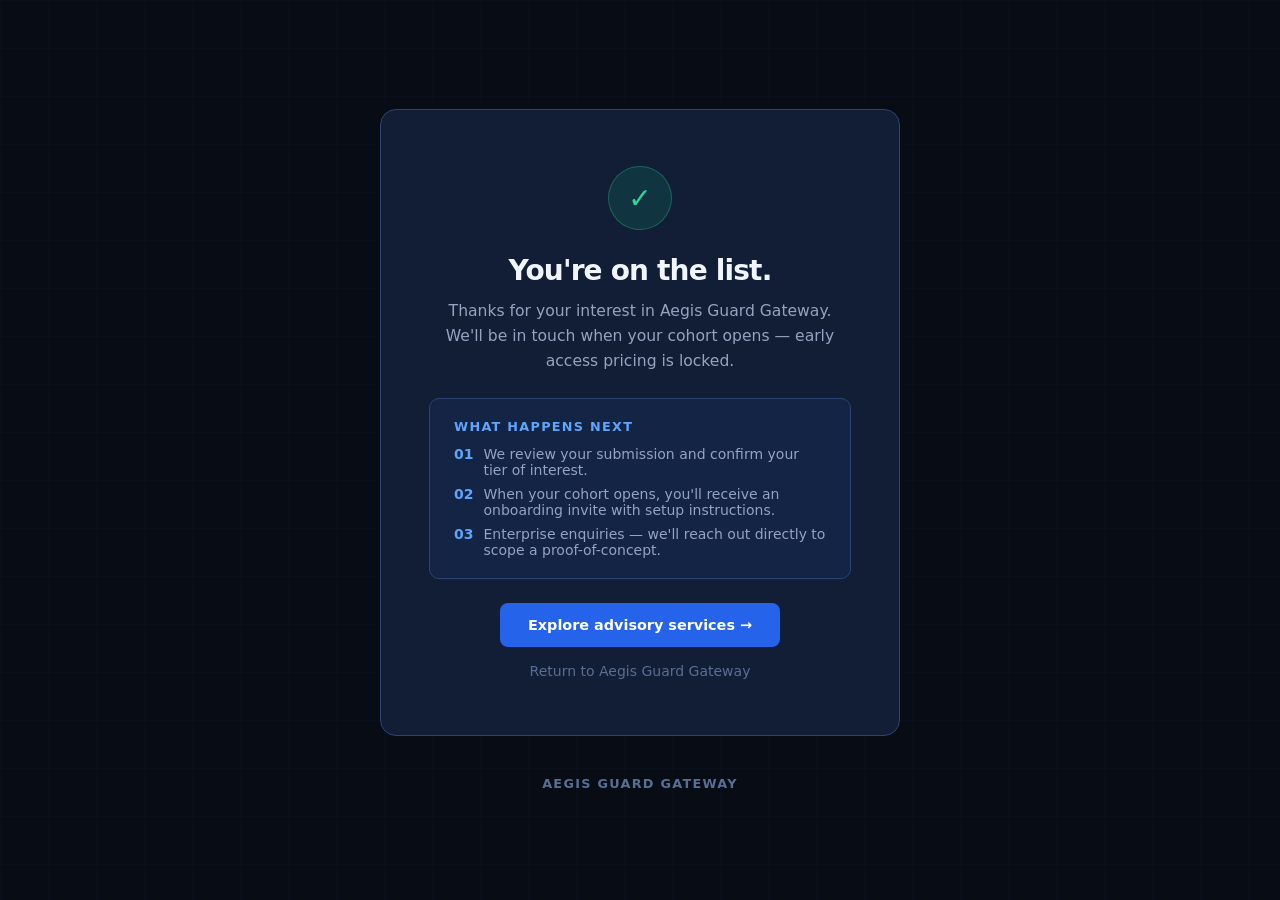
<file: waitlist-thank-you.html>
<!DOCTYPE html>
<html lang="en">
<head>
  <meta name="robots" content="noindex, nofollow">
  <meta charset="UTF-8" />
  <meta name="viewport" content="width=device-width, initial-scale=1.0" />
  <meta http-equiv="Content-Security-Policy" content="default-src 'self'; base-uri 'self'; object-src 'none'; script-src 'self' 'unsafe-inline'; style-src 'self' 'unsafe-inline'; font-src 'self'; img-src 'self' data:; media-src 'self'; connect-src 'self'; form-action 'self' https://formsubmit.co; frame-src 'none'">
  <meta name="referrer" content="strict-origin-when-cross-origin">
  <title>You're on the list — Aegis Guard Gateway</title>
  <style>
    *{box-sizing:border-box;margin:0;padding:0}
    :root{--midnight:#080C14;--navy:#111E35;--border:#243352;--border-lit:#2E4470;--azure:#2563EB;--azure-glow:#3B82F6;--azure-pale:#60A5FA;--green:#10B981;--green-pale:#34D399;--text-primary:#F1F5FF;--text-secondary:#94A3C0;--text-muted:#5A6E94;}
    body{background:var(--midnight);color:var(--text-primary);font-family:-apple-system,BlinkMacSystemFont,'Segoe UI',system-ui,sans-serif;min-height:100vh;display:flex;flex-direction:column;align-items:center;justify-content:center;padding:40px 24px;text-align:center;}
    body::before{content:'';position:fixed;inset:0;pointer-events:none;background-image:linear-gradient(rgba(37,99,235,.03) 1px,transparent 1px),linear-gradient(90deg,rgba(37,99,235,.03) 1px,transparent 1px);background-size:48px 48px;}
    .card{background:var(--navy);border:1px solid var(--border-lit);border-radius:16px;padding:56px 48px;max-width:520px;width:100%;position:relative;z-index:1;}
    .icon{width:64px;height:64px;background:rgba(16,185,129,.15);border:1px solid rgba(52,211,153,.3);border-radius:50%;display:flex;align-items:center;justify-content:center;margin:0 auto 24px;font-size:28px;color:var(--green-pale);}
    h1{font-size:1.75rem;font-weight:800;letter-spacing:-.03em;margin-bottom:12px;}
    p{font-size:.975rem;color:var(--text-secondary);line-height:1.6;margin-bottom:8px;}
    .next-steps{background:rgba(37,99,235,.08);border:1px solid var(--border-lit);border-radius:10px;padding:20px 24px;margin:24px 0;text-align:left;}
    .next-steps h3{font-size:.8rem;font-weight:700;letter-spacing:.1em;text-transform:uppercase;color:var(--azure-pale);margin-bottom:12px;}
    .next-steps ol{list-style:none;padding:0;display:flex;flex-direction:column;gap:8px;}
    .next-steps li{font-size:.875rem;color:var(--text-secondary);display:flex;gap:10px;}
    .next-steps li span:first-child{color:var(--azure-pale);font-weight:700;flex-shrink:0;}
    .btn{display:inline-block;background:var(--azure);color:#fff;text-decoration:none;padding:14px 28px;border-radius:8px;font-weight:700;font-size:.9rem;transition:background .2s;}
    .btn:hover{background:var(--azure-glow);}
    .back{display:block;margin-top:16px;font-size:.875rem;color:var(--text-muted);text-decoration:none;}
    .back:hover{color:var(--text-primary);}
    .logo{font-size:.8rem;font-weight:700;letter-spacing:.1em;text-transform:uppercase;color:var(--text-muted);margin-top:40px;position:relative;z-index:1;}
  </style>
</head>
<body>
  <div class="card">
    <div class="icon">✓</div>
    <h1>You're on the list.</h1>
    <p>Thanks for your interest in Aegis Guard Gateway. We'll be in touch when your cohort opens — early access pricing is locked.</p>
    <div class="next-steps">
      <h3>What happens next</h3>
      <ol>
        <li><span>01</span><span>We review your submission and confirm your tier of interest.</span></li>
        <li><span>02</span><span>When your cohort opens, you'll receive an onboarding invite with setup instructions.</span></li>
        <li><span>03</span><span>Enterprise enquiries — we'll reach out directly to scope a proof-of-concept.</span></li>
      </ol>
    </div>
    <a class="btn" href="https://adesanyaaiadvisory.com/work-with-me.html">Explore advisory services →</a>
    <a class="back" href="/">Return to Aegis Guard Gateway</a>
  </div>
  <div class="logo">AEGIS GUARD GATEWAY</div>
</body>
</html>
</file>
<file: fonts/fonts.css>
/* Self-hosted fonts (SIL Open Font License 1.1; licence files beside this one).
   Served from this site so a visitor's browser makes no request to a third party. */
@font-face {
  font-family: 'Inter';
  font-style: normal;
  font-display: swap;
  font-weight: 100 900;
  src: url(/fonts/inter-latin-wght-normal.woff2) format('woff2-variations'), url(/fonts/inter-latin-wght-normal.woff2) format('woff2');
  unicode-range: U+0000-00FF,U+0131,U+0152-0153,U+02BB-02BC,U+02C6,U+02DA,U+02DC,U+0304,U+0308,U+0329,U+2000-206F,U+20AC,U+2122,U+2191,U+2193,U+2212,U+2215,U+FEFF,U+FFFD;
}
@font-face {
  font-family: 'Source Serif 4';
  font-style: normal;
  font-display: swap;
  font-weight: 200 900;
  src: url(/fonts/source-serif-4-latin-opsz-normal.woff2) format('woff2-variations'), url(/fonts/source-serif-4-latin-opsz-normal.woff2) format('woff2');
  unicode-range: U+0000-00FF,U+0131,U+0152-0153,U+02BB-02BC,U+02C6,U+02DA,U+02DC,U+0304,U+0308,U+0329,U+2000-206F,U+20AC,U+2122,U+2191,U+2193,U+2212,U+2215,U+FEFF,U+FFFD;
}
</file>
